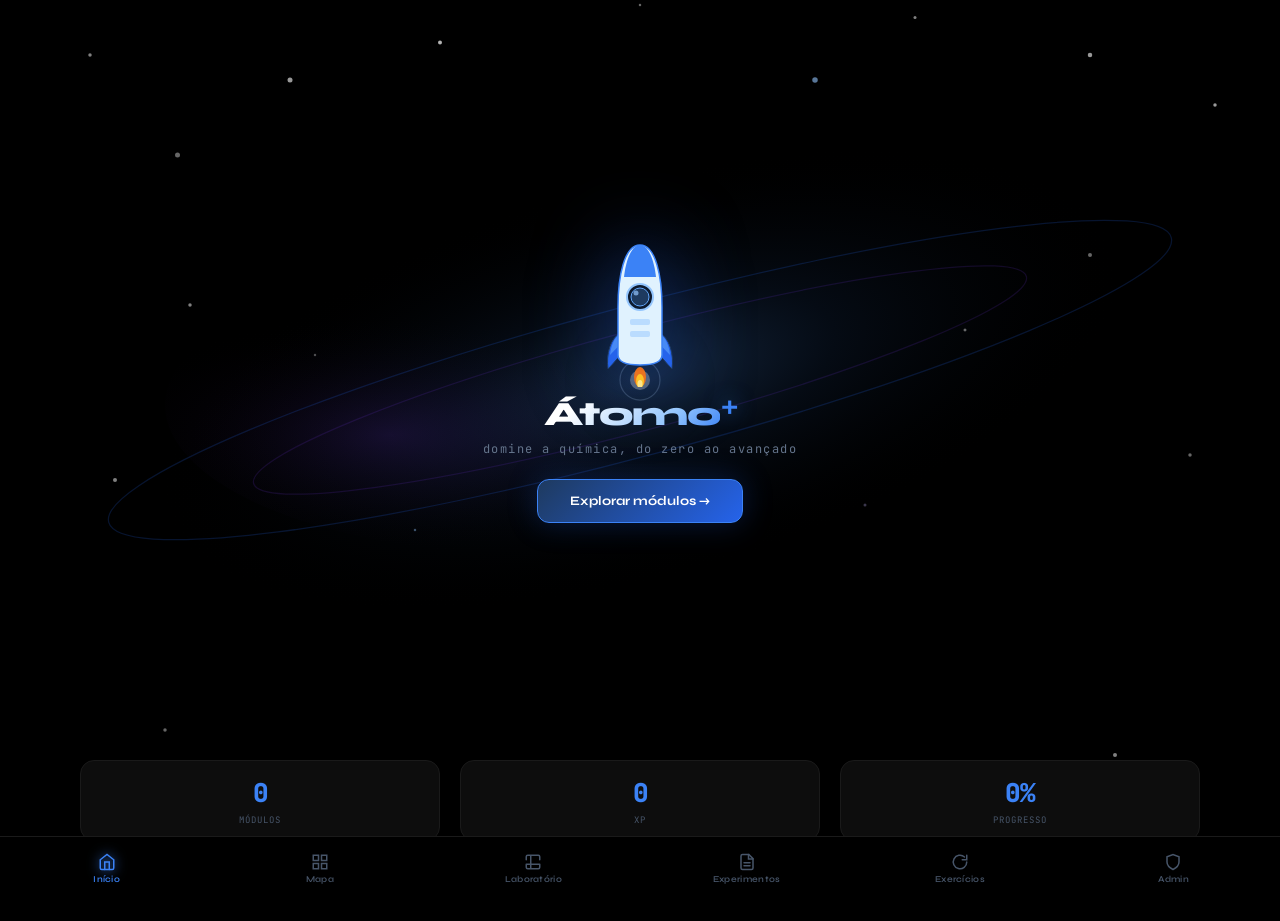
<file: index.html>
<!DOCTYPE html>
<html lang="pt-BR">
<head>
<meta charset="UTF-8">
<meta name="viewport" content="width=device-width, initial-scale=1.0">
<title>Átomo⁺ — domine a química, do zero ao avançado</title>
<link href="https://fonts.googleapis.com/css2?family=Syne:wght@400;600;700;800&family=JetBrains+Mono:wght@400;500;700&display=swap" rel="stylesheet">
<link rel="stylesheet" href="style.css">
</head>
<body>
<!-- HOME -->
<div class="page active" id="page-home">
<div class="home-hero">
<div style="position:absolute;inset:0;z-index:0;pointer-events:none">
<svg width="100%" height="100%" viewBox="0 0 480 420" preserveAspectRatio="xMidYMid slice" xmlns="http://www.w3.org/2000/svg">
<defs>
<radialGradient id="gal" cx="50%" cy="50%" r="50%"><stop offset="0%" stop-color="#1e3a5f" stop-opacity=".7"/><stop offset="40%" stop-color="#0a1628" stop-opacity=".5"/><stop offset="100%" stop-color="#000" stop-opacity="0"/></radialGradient>
<radialGradient id="gal2" cx="30%" cy="60%" r="40%"><stop offset="0%" stop-color="#7c3aed" stop-opacity=".15"/><stop offset="100%" stop-color="#000" stop-opacity="0"/></radialGradient>
</defs>
<circle cx="40" cy="30" r="1" fill="white" opacity=".8"/><circle cx="80" cy="15" r=".7" fill="white" opacity=".6"/><circle cx="130" cy="45" r="1.2" fill="white" opacity=".9"/><circle cx="200" cy="10" r=".8" fill="white" opacity=".7"/><circle cx="260" cy="35" r="1" fill="white" opacity=".8"/><circle cx="320" cy="20" r=".6" fill="white" opacity=".5"/><circle cx="380" cy="40" r="1.1" fill="white" opacity=".7"/><circle cx="440" cy="12" r=".8" fill="white" opacity=".6"/><circle cx="460" cy="55" r="1" fill="white" opacity=".8"/><circle cx="20" cy="80" r=".7" fill="white" opacity=".5"/><circle cx="100" cy="90" r="1" fill="white" opacity=".6"/><circle cx="160" cy="75" r=".8" fill="white" opacity=".7"/><circle cx="420" cy="80" r=".9" fill="white" opacity=".6"/><circle cx="350" cy="65" r=".6" fill="white" opacity=".5"/><circle cx="55" cy="120" r="1" fill="white" opacity=".4"/><circle cx="470" cy="100" r=".7" fill="white" opacity=".6"/><circle cx="240" cy="60" r=".5" fill="white" opacity=".4"/><circle cx="310" cy="90" r="1.1" fill="#93c5fd" opacity=".6"/><circle cx="170" cy="20" r=".9" fill="#c4b5fd" opacity=".5"/><circle cx="400" cy="30" r=".7" fill="#fde68a" opacity=".5"/>
<ellipse cx="240" cy="210" rx="200" ry="80" fill="url(#gal)" style="transform-origin:240px 210px;transform:rotate(-15deg)"/>
<ellipse cx="200" cy="220" rx="150" ry="60" fill="url(#gal2)"/>
<ellipse cx="240" cy="210" rx="220" ry="30" fill="none" stroke="#2563eb" stroke-width=".5" opacity=".2" style="transform-origin:240px 210px;transform:rotate(-15deg)"/>
<ellipse cx="240" cy="210" rx="160" ry="20" fill="none" stroke="#7c3aed" stroke-width=".5" opacity=".15" style="transform-origin:240px 210px;transform:rotate(-15deg)"/>
<circle cx="240" cy="210" r="30" fill="radial-gradient(circle,#fff,transparent)" opacity=".05"/>
<circle cx="240" cy="210" r="4" fill="#fff" opacity=".3"/>
<circle cx="240" cy="210" r="8" fill="none" stroke="#bfdbfe" stroke-width=".5" opacity=".2"/>
<circle cx="60" cy="180" r=".7" fill="white" opacity=".5"/><circle cx="420" cy="160" r=".8" fill="white" opacity=".4"/><circle cx="110" cy="200" r=".5" fill="white" opacity=".3"/><circle cx="370" cy="190" r=".6" fill="white" opacity=".4"/><circle cx="30" cy="250" r=".8" fill="white" opacity=".5"/><circle cx="460" cy="240" r=".7" fill="white" opacity=".4"/><circle cx="150" cy="270" r=".5" fill="#93c5fd" opacity=".4"/><circle cx="330" cy="260" r=".6" fill="#c4b5fd" opacity=".3"/>
<circle cx="50" cy="350" r=".7" fill="white" opacity=".4"/><circle cx="430" cy="360" r=".8" fill="white" opacity=".5"/><circle cx="200" cy="380" r=".5" fill="white" opacity=".3"/><circle cx="300" cy="370" r=".6" fill="white" opacity=".4"/>
</svg>
</div>
<div class="home-bear" style="position:relative;z-index:1;margin-bottom:10px">
<svg width="100" height="150" viewBox="0 0 80 150" fill="none" xmlns="http://www.w3.org/2000/svg">
<ellipse cx="40" cy="140" rx="6" ry="10" fill="#f97316" opacity=".9"/>
<ellipse cx="40" cy="144" rx="4" ry="7" fill="#fbbf24"/>
<ellipse cx="40" cy="147" rx="2.5" ry="4" fill="#fde68a"/>
<path d="M22 95 C10 100 6 118 8 132 C14 126 20 118 26 112 Z" fill="#2563eb" stroke="#1e3a5f" stroke-width="1"/>
<path d="M58 95 C70 100 74 118 72 132 C66 126 60 118 54 112 Z" fill="#2563eb" stroke="#1e3a5f" stroke-width="1"/>
<path d="M22 95 C15 99 11 108 10 118 C15 113 19 108 24 104 Z" fill="#60a5fa" opacity=".6"/>
<path d="M58 95 C65 99 69 108 70 118 C65 113 61 108 56 104 Z" fill="#60a5fa" opacity=".6"/>
<path d="M40 8 C56 8 62 40 62 70 L62 118 C62 124 56 128 40 128 C24 128 18 124 18 118 L18 70 C18 40 24 8 40 8 Z" fill="#e0f2fe" stroke="#3b82f6" stroke-width="1.5"/>
<path d="M40 8 C48 8 54 22 56 40 L24 40 C26 22 32 8 40 8 Z" fill="#3b82f6"/>
<circle cx="40" cy="60" r="13" fill="#0d1a2e" stroke="#93c5fd" stroke-width="2"/>
<circle cx="40" cy="60" r="9" fill="#1e3a5f" stroke="#60a5fa" stroke-width="1"/>
<circle cx="36" cy="56" r="2.5" fill="#93c5fd" opacity=".7"/>
<rect x="30" y="82" width="20" height="6" rx="2" fill="#93c5fd" opacity=".5"/>
<rect x="30" y="94" width="20" height="6" rx="2" fill="#93c5fd" opacity=".5"/>
</svg>
</div>
<div style="position:relative;z-index:1;text-align:center;margin-bottom:18px">
<h1 style="font-family:var(--sans);font-size:34px;font-weight:800;letter-spacing:-1.5px;line-height:1;margin-bottom:8px"><span style="background:linear-gradient(135deg,#fff 20%,#93c5fd 70%,#3b82f6 100%);-webkit-background-clip:text;background-clip:text;color:transparent">Átomo</span><span style="color:#3b82f6;text-shadow:0 0 20px rgba(59,130,246,.6)">⁺</span></h1>
<p class="home-sub" style="margin-bottom:0;letter-spacing:1.5px">domine a química, do zero ao avançado</p>
</div>
<div style="position:relative;z-index:1">
<button class="home-btn" onclick="explorarModulos()">Explorar módulos →</button>
</div>
</div>
<div class="home-stats" style="position:relative;z-index:1">
<div class="stat-card"><div class="stat-n" id="hs-mod">0</div><div class="stat-l">módulos</div></div>
<div class="stat-card"><div class="stat-n" id="hs-xp">0</div><div class="stat-l">XP</div></div>
<div class="stat-card"><div class="stat-n" id="hs-prog">0%</div><div class="stat-l">progresso</div></div>
</div>
</div>

<!-- MAPA -->
<div class="page" id="page-mapa">
<div class="page-header"><div><h1>Mapa</h1><p id="lvl-text">Nível 1 — Iniciante</p></div><div class="xp-badge"><div class="star"></div><span id="xp-val">0 XP</span></div></div>
<div class="prog-wrap"><div class="prog-meta"><span>Progresso</span><span id="prog-num">0 / 12</span></div><div class="prog-track"><div class="prog-fill" id="prog-fill" style="width:0%"></div></div></div>
<div class="map-wrap">
<div class="bear-wrap"><div class="bear-float" id="map-bear"><svg width="64" height="82" viewBox="0 0 68 88" fill="none"><circle cx="14" cy="16" r="9" fill="#8B5E3C"/><circle cx="14" cy="16" r="5.5" fill="#c48a5c"/><circle cx="54" cy="16" r="9" fill="#8B5E3C"/><circle cx="54" cy="16" r="5.5" fill="#c48a5c"/><ellipse cx="34" cy="26" rx="20" ry="19" fill="#a0693a"/><ellipse cx="34" cy="30" rx="13" ry="11" fill="#c48a5c"/><circle cx="27" cy="22" r="4" fill="#fff"/><circle cx="41" cy="22" r="4" fill="#fff"/><circle cx="28" cy="22" r="2.2" fill="#1e1208"/><circle cx="42" cy="22" r="2.2" fill="#1e1208"/><circle cx="28.8" cy="21.2" r=".7" fill="white"/><circle cx="42.8" cy="21.2" r=".7" fill="white"/><ellipse cx="34" cy="30" rx="4.5" ry="3" fill="#4a2810"/><path d="M29 34 Q34 39 39 34" stroke="#4a2810" stroke-width="1.5" stroke-linecap="round" fill="none"/><circle cx="23" cy="29" r="4" fill="#e07070" opacity=".35"/><circle cx="45" cy="29" r="4" fill="#e07070" opacity=".35"/><rect x="10" y="43" width="48" height="38" rx="9" fill="white"/><rect x="14" y="55" width="13" height="11" rx="4" fill="#dbeafe" stroke="#93c5fd" stroke-width=".8"/><rect x="28" y="39" width="12" height="7" rx="3" fill="#a0693a"/><path d="M58 50 Q66 44 62 36" stroke="#a0693a" stroke-width="6" stroke-linecap="round" fill="none"/><circle cx="61" cy="34" r="5" fill="#c48a5c"/><path d="M56 18 L56 30 L50 38 L64 38 L58 30 L58 18 Z" fill="#dbeafe" stroke="#3b82f6" stroke-width="1.2"/><rect x="55" y="14" width="4.5" height="6" rx="1.5" fill="#93c5fd" stroke="#3b82f6" stroke-width="1"/><path d="M52 34 L51 38 L63 38 L62 34 Z" fill="#3b82f6" opacity=".7"/><path d="M10 50 Q4 56 6 64" stroke="#a0693a" stroke-width="6" stroke-linecap="round" fill="none"/><circle cx="7" cy="66" r="5" fill="#c48a5c"/><rect x="18" y="78" width="11" height="14" rx="5" fill="#2563eb"/><rect x="39" y="78" width="11" height="14" rx="5" fill="#2563eb"/><ellipse cx="23" cy="91" rx="8" ry="4" fill="#0f172a"/><ellipse cx="45" cy="91" rx="8" ry="4" fill="#0f172a"/></svg></div><div class="bear-bubble" id="bear-bubble">Clique no próximo módulo! 🧪</div></div>
<div id="nivel-tabs" style="display:flex;gap:8px;justify-content:center;margin-bottom:10px;flex-wrap:wrap"></div>
<div id="subarea-tabs" style="display:flex;gap:6px;justify-content:center;margin-bottom:6px;flex-wrap:wrap"></div>
<div id="tiles-container"></div>
</div>
</div>

<!-- MÓDULO -->
<div class="page" id="page-modulo">
<div class="module-hero"><button class="back-btn" onclick="goPage('page-mapa')">← voltar ao mapa</button><h2 id="mod-title">Módulo</h2><p id="mod-sub">área</p></div>
<div class="module-page">
<div id="mod-did-view">
<div id="tab-did-content"></div>
<button class="btn-main" id="btn-go-quest" onclick="goToQuest()" style="margin-bottom:20px">✏️ Ir para as questões →</button>
</div>
<div id="mod-quest-view" style="display:none">
<div id="tab-quest-content"></div>
</div>
</div>
</div>

<!-- LABORATÓRIO -->
<div class="page" id="page-lab">
<div class="page-header"><div><h1>Laboratório</h1><p>tabela periódica interativa</p></div></div>
<div class="lab-wrap">
<div class="el-legend" id="el-legend"></div>
<div id="el-detail" class="el-detail-panel"></div>
<div class="periodic-scroll"><div class="periodic-grid" id="periodic-grid"></div></div>
</div>
</div>

<!-- EXPERIMENTOS -->
<div class="page" id="page-exp">
<div class="page-header"><div><h1>Experimentos</h1><p>explore os elementos</p></div></div>
<div class="exp-wrap">
<div class="exp-chat" id="exp-chat"></div>
<div class="exp-options" id="exp-options-wrap"></div>
<div class="exp-input-row" id="exp-input-row" style="display:none"><input class="exp-input" id="exp-input" placeholder="Símbolo ou nome (ex: Na, Sódio)..." maxlength="40"/><button class="exp-send" onclick="expSubmit()">Buscar</button></div>
</div>
</div>

<!-- REVISÃO -->
<div class="page" id="page-revisao">
<div class="page-header"><div><h1>Exercícios</h1><p>pratique quando quiser</p></div><button onclick="goPage('page-estatisticas')" style="width:44px;height:44px;flex-shrink:0;background:var(--card);border:1px solid var(--border2);border-radius:12px;display:flex;align-items:center;justify-content:center;color:var(--al);cursor:pointer;margin-top:8px"><svg viewBox="0 0 24 24" width="20" height="20" fill="none" stroke="currentColor" stroke-width="2" stroke-linecap="round"><path d="M3 3v18h18"/><path d="M18 17V9"/><path d="M13 17V5"/><path d="M8 17v-3"/></svg></button></div>
<div class="module-page">
<div id="revisao-content"></div>
</div>
</div>

<!-- ESTATÍSTICAS -->
<div class="page" id="page-estatisticas">
<div class="page-header"><div><h1>Estatísticas</h1><p>seu desempenho geral</p></div><button class="back-btn" onclick="goPage('page-revisao')" style="margin-top:12px;margin-bottom:0">← voltar</button></div>
<div class="module-page">
<div id="estat-content"></div>
</div>
</div>

<!-- ADMIN -->
<div class="page" id="page-admin">
<div class="page-header"><div><h1>Admin</h1><p>painel do professor</p></div><button onclick="adminLogout()" style="background:var(--bg3);border:1px solid var(--border2);border-radius:8px;padding:7px 12px;color:var(--muted2);font-size:11px;cursor:pointer;font-family:var(--mono);margin-top:8px;flex-shrink:0">Sair</button></div>
<div class="admin-wrap">
<div class="admin-section"><div class="admin-title">Progresso dos módulos</div><div id="admin-modules"></div></div>
<div class="admin-section">
<div class="admin-title">🤖 Mini IA nos Experimentos</div>
<p style="font-size:11px;color:var(--muted2);font-family:var(--mono);margin-bottom:12px;line-height:1.7">Cole sua chave da API Anthropic aqui. Ela fica salva só neste dispositivo e ativa o ursinho com IA real nos Experimentos.</p>
<div style="display:flex;gap:8px;margin-bottom:8px">
<input id="api-key-input" type="password" placeholder="sk-ant-..." style="flex:1;background:var(--bg2);border:1px solid var(--border2);border-radius:10px;padding:10px 12px;color:var(--text);font-size:12px;font-family:var(--mono);outline:none" oninput="document.getElementById('api-key-input').style.borderColor='var(--border2)'"/>
<button onclick="saveApiKey()" style="padding:10px 16px;background:linear-gradient(135deg,#1e3a5f,var(--accent));border:none;border-radius:10px;color:#fff;font-size:12px;cursor:pointer;font-family:var(--sans);font-weight:600;white-space:nowrap">Salvar</button>
</div>
<div id="api-key-status" style="font-size:11px;font-family:var(--mono);color:var(--muted2)"></div>
<button onclick="removeApiKey()" style="margin-top:8px;background:none;border:1px solid #450a0a;border-radius:8px;padding:6px 12px;color:#fca5a5;font-size:11px;cursor:pointer;font-family:var(--mono)">🗑 Remover chave</button>
</div>
<div class="admin-section"><div class="admin-title">Ações</div><button class="admin-btn" onclick="adminUnlockAll()">🔓 Desbloquear todos os módulos</button><button class="admin-btn danger" onclick="toggleResetList()">🔄 Resetar módulo específico</button><div id="reset-list" style="display:none;flex-direction:column;gap:6px;margin-top:6px"></div><button class="admin-btn danger" id="btn-reset-all" onclick="adminResetAll()" style="margin-top:2px">🗑 Apagar tudo e começar do zero</button></div>
</div>
</div>

<!-- OVERLAY ADMIN -->
<div class="overlay" id="overlay-admin">
<div class="overlay-box">
<div class="overlay-title">🔐 Área Admin</div>
<div class="overlay-sub">Digite a senha para entrar</div>
<input class="overlay-input" id="admin-pw" type="password" placeholder="•••" maxlength="6" onkeydown="if(event.key==='Enter')checkAdmin()"/>
<div class="overlay-err" id="admin-err">Senha incorreta. Tente novamente.</div>
<div class="overlay-btns"><button class="btn-ghost" onclick="closeAdminOverlay()" style="flex:1;padding:11px">Cancelar</button><button class="btn-main" onclick="checkAdmin()" style="flex:1;padding:11px">Entrar</button></div>
</div>
</div>

<div class="toast" id="toast"></div>

<nav class="bottom-nav">
<button class="nav-item active" id="nav-home" onclick="goPage('page-home')"><svg viewBox="0 0 24 24" fill="none" stroke="currentColor" stroke-width="2" stroke-linecap="round"><path d="M3 9l9-7 9 7v11a2 2 0 0 1-2 2H5a2 2 0 0 1-2-2z"/><polyline points="9,22 9,12 15,12 15,22"/></svg>Início</button>
<button class="nav-item" id="nav-mapa" onclick="goPage('page-mapa')"><svg viewBox="0 0 24 24" fill="none" stroke="currentColor" stroke-width="2" stroke-linecap="round"><rect x="3" y="3" width="7" height="7"/><rect x="14" y="3" width="7" height="7"/><rect x="14" y="14" width="7" height="7"/><rect x="3" y="14" width="7" height="7"/></svg>Mapa</button>
<button class="nav-item" id="nav-lab" onclick="goPage('page-lab')"><svg viewBox="0 0 24 24" fill="none" stroke="currentColor" stroke-width="2" stroke-linecap="round"><path d="M9 3H5a2 2 0 0 0-2 2v4m6-6h10a2 2 0 0 1 2 2v4M9 3v18m0 0h10a2 2 0 0 0 2-2v-4M9 21H5a2 2 0 0 1-2-2v-4m0 0h18"/></svg>Laboratório</button>
<button class="nav-item" id="nav-exp" onclick="goPage('page-exp')"><svg viewBox="0 0 24 24" fill="none" stroke="currentColor" stroke-width="2" stroke-linecap="round"><path d="M14.5 2H6a2 2 0 0 0-2 2v16a2 2 0 0 0 2 2h12a2 2 0 0 0 2-2V7.5L14.5 2z"/><polyline points="14 2 14 8 20 8"/><line x1="16" y1="13" x2="8" y2="13"/><line x1="16" y1="17" x2="8" y2="17"/></svg>Experimentos</button>
<button class="nav-item" id="nav-revisao" onclick="goPage('page-revisao')"><svg viewBox="0 0 24 24" fill="none" stroke="currentColor" stroke-width="2" stroke-linecap="round"><path d="M21 12a9 9 0 1 1-3-6.7"/><polyline points="21 3 21 9 15 9"/></svg>Exercícios</button>
<button class="nav-item" id="nav-admin" onclick="openAdminOverlay()"><svg viewBox="0 0 24 24" fill="none" stroke="currentColor" stroke-width="2" stroke-linecap="round"><path d="M12 22s8-4 8-10V5l-8-3-8 3v7c0 6 8 10 8 10z"/></svg>Admin</button>
</nav>

<script src="dados-elementos.js"></script>
<script src="modulos-medio.js"></script>
<script src="faculdade/analitica.js"></script>
<script src="faculdade/organica.js"></script>
<script src="faculdade/inorganica.js"></script>
<script src="faculdade/fisicoquimica.js"></script>
<script src="faculdade/bioquimica.js"></script>
<script src="faculdade/quantica.js"></script>
<script src="avancado/professor.js"></script>
<script src="avancado/tecnico.js"></script>
<script src="avancado/vigilancia.js"></script>
<script src="avancado/engenharia.js"></script>
<script src="modulos-conteudo.js"></script>
<script src="estado.js"></script>
<script src="navegacao.js"></script>
<script src="mapa-modulo.js"></script>
<script src="laboratorio.js"></script>
<script src="experimentos.js"></script>
<script src="admin-revisao.js"></script>
</body>
</html>
</file>
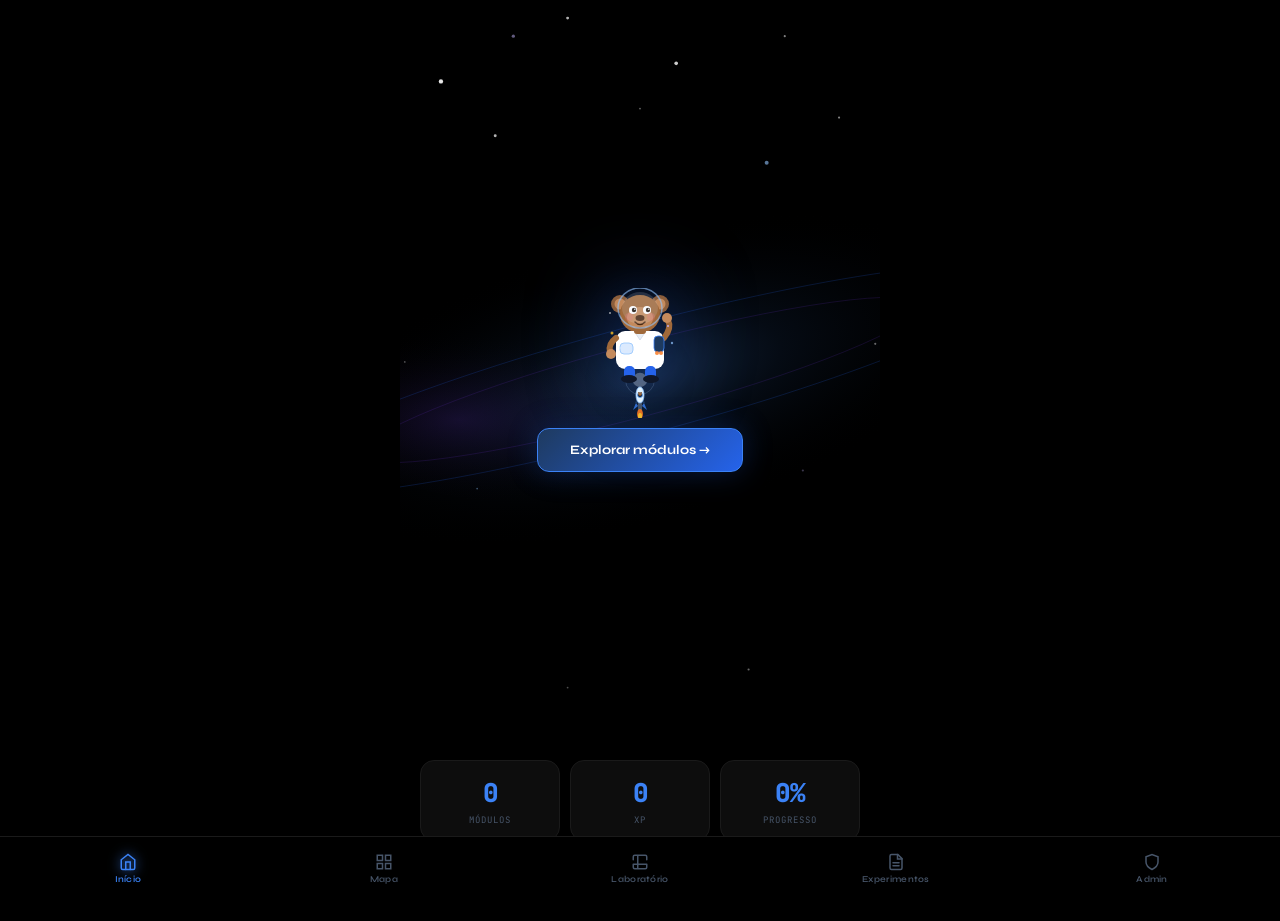
<file: index.html (2).html>
<!DOCTYPE html>
<html lang="pt-BR">
<head>
<meta charset="UTF-8">
<meta name="viewport" content="width=device-width, initial-scale=1.0">
<title>LabQ — Química do Zero ao Avançado</title>
<link href="https://fonts.googleapis.com/css2?family=Syne:wght@400;600;700;800&family=JetBrains+Mono:wght@400;500;700&display=swap" rel="stylesheet">
<style>
:root{--bg:#000;--bg2:#080808;--bg3:#0a0a0a;--card:#0d0d0d;--border:#1a1a1a;--border2:#252525;--accent:#2563eb;--al:#3b82f6;--ag:rgba(37,99,235,.25);--text:#f0f4ff;--muted:#475569;--muted2:#64748b;--mono:'JetBrains Mono',monospace;--sans:'Syne',sans-serif;--green:#22c55e;--red:#ef4444;--amber:#f59e0b;--purple:#a78bfa}
*{box-sizing:border-box;margin:0;padding:0}html{scroll-behavior:smooth}
body{background:var(--bg);color:var(--text);font-family:var(--sans);min-height:100vh;overflow-x:hidden}
::-webkit-scrollbar{width:4px}::-webkit-scrollbar-track{background:var(--bg2)}::-webkit-scrollbar-thumb{background:var(--border2);border-radius:99px}
.page{display:none;min-height:100vh;padding-bottom:80px}.page.active{display:block}
.bottom-nav{position:fixed;bottom:0;left:0;right:0;z-index:100;background:rgba(0,0,0,.92);backdrop-filter:blur(20px);border-top:1px solid var(--border);display:flex;height:64px}
.nav-item{flex:1;display:flex;flex-direction:column;align-items:center;justify-content:center;gap:3px;cursor:pointer;transition:all .2s;border:none;background:none;color:var(--muted);font-family:var(--sans);font-size:9px;font-weight:600;letter-spacing:.3px;padding:0 2px}
.nav-item svg{width:18px;height:18px;transition:all .2s}.nav-item.active{color:var(--al)}.nav-item.active svg{filter:drop-shadow(0 0 6px var(--al))}
.page-header{padding:48px 20px 20px;display:flex;align-items:flex-start;justify-content:space-between;max-width:480px;margin:0 auto}
.page-header h1{font-size:26px;font-weight:800;letter-spacing:-1px;line-height:1.1}.page-header p{font-size:11px;color:var(--muted2);margin-top:4px;font-family:var(--mono)}
.xp-badge{display:flex;align-items:center;gap:6px;padding:7px 13px;border-radius:99px;background:linear-gradient(135deg,#1e3a5f,var(--accent));font-size:11px;font-weight:700;color:#fff;border:1px solid var(--al);font-family:var(--mono);white-space:nowrap;flex-shrink:0;box-shadow:0 0 20px var(--ag)}
.star{width:11px;height:11px;background:#fbbf24;flex-shrink:0;clip-path:polygon(50% 0%,61% 35%,98% 35%,68% 57%,79% 91%,50% 70%,21% 91%,32% 57%,2% 35%,39% 35%)}
.prog-wrap{max-width:480px;margin:0 auto;padding:0 20px 20px}.prog-meta{display:flex;justify-content:space-between;font-size:11px;color:var(--muted2);margin-bottom:7px;font-family:var(--mono)}.prog-meta span:last-child{color:var(--al)}
.prog-track{height:8px;background:var(--bg3);border-radius:99px;overflow:hidden;border:1px solid var(--border)}.prog-fill{height:100%;border-radius:99px;background:linear-gradient(90deg,#1e40af,var(--al),#bfdbfe);transition:width .8s cubic-bezier(.4,0,.2,1)}
.section-sep{display:flex;align-items:center;gap:10px;font-size:9px;font-weight:700;letter-spacing:3px;text-transform:uppercase;color:var(--muted);margin:22px 0 10px;font-family:var(--mono)}.section-sep::after{content:'';flex:1;height:1px;background:var(--border)}.sep-dot{width:7px;height:7px;border-radius:50%;flex-shrink:0}
.btn-main{width:100%;padding:13px;border-radius:12px;cursor:pointer;border:1px solid var(--accent);background:linear-gradient(135deg,#1e3a5f,var(--accent));color:#fff;font-size:13px;font-weight:700;font-family:var(--sans);transition:opacity .15s,transform .15s;letter-spacing:.3px;display:block;text-align:center}.btn-main:hover{opacity:.9;transform:translateY(-1px)}.btn-main:disabled{opacity:.3;cursor:not-allowed;transform:none}
.btn-ghost{width:100%;padding:12px;border-radius:12px;cursor:pointer;border:1px solid var(--border2);background:var(--bg3);color:var(--muted2);font-size:13px;font-weight:600;font-family:var(--sans);transition:all .15s;display:block;text-align:center}.btn-ghost:hover{color:var(--text)}.btn-ghost:disabled{opacity:.25;cursor:not-allowed}
.card{background:var(--card);border:1px solid var(--border);border-radius:16px;padding:20px;margin-bottom:14px;overflow:hidden}
/* HOME */
.home-hero{min-height:calc(100vh - 140px);display:flex;flex-direction:column;align-items:center;justify-content:center;padding:20px;max-width:480px;margin:0 auto;text-align:center;position:relative;overflow:hidden}
.home-bear{display:flex;justify-content:center;margin-bottom:18px}.home-bear svg{filter:drop-shadow(0 0 40px rgba(37,99,235,.5))}
.home-title{font-size:34px;font-weight:800;letter-spacing:-2px;line-height:1.05;margin-bottom:10px}.home-title em{color:var(--al);font-style:normal}
.home-sub{font-size:12px;color:var(--muted2);line-height:1.8;font-family:var(--mono);margin-bottom:24px}
.home-btn{display:inline-block;padding:13px 32px;border-radius:12px;background:linear-gradient(135deg,#1e3a5f,var(--accent));color:#fff;font-size:13px;font-weight:700;border:1px solid var(--al);cursor:pointer;font-family:var(--sans);box-shadow:0 0 30px var(--ag);transition:transform .15s}.home-btn:hover{transform:translateY(-2px)}
.home-stats{display:grid;grid-template-columns:repeat(3,1fr);gap:10px;max-width:480px;margin:0 auto;padding:0 20px}
.stat-card{background:var(--card);border:1px solid var(--border);border-radius:14px;padding:14px 8px;text-align:center}.stat-n{font-size:26px;font-weight:800;font-family:var(--mono);letter-spacing:-1px;color:var(--al)}.stat-l{font-size:9px;color:var(--muted);font-family:var(--mono);margin-top:4px;letter-spacing:1px;text-transform:uppercase}
/* MAPA */
.map-wrap{max-width:480px;margin:0 auto;padding:0 20px}
.tiles-grid{display:grid;grid-template-columns:repeat(4,1fr);gap:8px}
.tile{border-radius:14px;padding:14px 6px 12px;cursor:pointer;text-align:center;position:relative;min-height:88px;display:flex;flex-direction:column;align-items:center;justify-content:center;gap:5px;transition:transform .18s,box-shadow .18s;border:1.5px solid var(--border);background:var(--bg3)}
.tile.locked{opacity:.32;cursor:not-allowed;filter:grayscale(.8)}.tile.unlocked{background:linear-gradient(145deg,#050d1f,#0f2347,#1a3a6b);border-color:var(--accent);box-shadow:0 0 14px var(--ag)}.tile.unlocked:hover{transform:translateY(-4px);box-shadow:0 10px 30px var(--ag)}.tile.done{background:linear-gradient(145deg,#050d1f,#0f2a5c,#bfdbfe22);border-color:#93c5fd;border-width:2px}.tile.done:hover{transform:translateY(-3px)}
.tile-emoji{font-size:22px;line-height:1}.tile-label{font-size:10px;font-weight:600;color:var(--text);line-height:1.3}.tile-sub{font-size:9px;color:var(--muted2);font-family:var(--mono)}.tile.locked .tile-label{color:var(--muted)}
.tile-check{position:absolute;top:6px;right:7px;width:15px;height:15px;border-radius:50%;background:linear-gradient(135deg,var(--accent),#bfdbfe);display:flex;align-items:center;justify-content:center}.tile-check::after{content:'';display:block;width:5px;height:3px;border-left:1.5px solid #000;border-bottom:1.5px solid #000;transform:rotate(-45deg) translateY(-1px)}
.tile-lock{position:absolute;top:6px;right:7px;font-size:10px;opacity:.35}
.bear-wrap{text-align:center;margin-bottom:6px}.bear-float{display:inline-block;animation:bearBob 2.4s ease-in-out infinite;filter:drop-shadow(0 8px 20px rgba(37,99,235,.4))}
@keyframes bearBob{0%,100%{transform:translateY(0)}50%{transform:translateY(-8px)}}@keyframes bearPop{0%{transform:scale(1) rotate(0)}25%{transform:scale(1.2) rotate(-12deg)}50%{transform:scale(1.2) rotate(12deg)}75%{transform:scale(1.08) rotate(-5deg)}100%{transform:scale(1) rotate(0)}}.bear-float.pop{animation:bearPop .7s ease both}
.bear-bubble{display:inline-block;background:var(--card);border:1px solid var(--border2);border-radius:12px;padding:6px 13px;font-size:11px;color:var(--muted2);font-family:var(--mono);margin-bottom:10px}
/* MÓDULO */
.module-hero{padding:48px 20px 20px;max-width:480px;margin:0 auto}.back-btn{display:flex;align-items:center;gap:6px;font-size:12px;color:var(--muted2);cursor:pointer;background:none;border:none;font-family:var(--mono);margin-bottom:18px;transition:color .2s}.back-btn:hover{color:var(--text)}.module-hero h2{font-size:22px;font-weight:800;letter-spacing:-1px;margin-bottom:4px}.module-hero p{font-size:11px;color:var(--muted2);font-family:var(--mono)}
.module-page{max-width:480px;margin:0 auto;padding:0 20px}
.tabs{display:flex;gap:4px;padding:4px;background:var(--bg3);border-radius:12px;border:1px solid var(--border);margin-bottom:18px}.tab-btn{flex:1;padding:9px;border:none;border-radius:9px;font-size:11px;font-weight:600;cursor:pointer;transition:all .2s;background:none;color:var(--muted);font-family:var(--sans)}.tab-btn.active{background:linear-gradient(135deg,#1e3a5f,var(--accent));color:#fff;border:1px solid var(--al)}
.did-label{font-size:9px;font-weight:700;letter-spacing:2.5px;text-transform:uppercase;color:var(--al);margin-bottom:10px;font-family:var(--mono)}.did-intro{background:#050d1f;border:1px solid #1e3a5f;border-radius:10px;padding:13px;font-size:12px;line-height:1.8;color:#93c5fd;font-family:var(--mono);margin-bottom:12px}
.did-step{display:flex;gap:11px;margin-bottom:10px;padding:12px;background:var(--bg2);border:1px solid var(--border);border-radius:10px}.step-n{width:26px;height:26px;flex-shrink:0;border-radius:7px;background:linear-gradient(135deg,#1e3a5f,var(--accent));color:#fff;font-weight:700;font-size:11px;display:flex;align-items:center;justify-content:center;font-family:var(--mono)}.step-c h4{font-size:12px;font-weight:600;color:#e0f2fe;margin-bottom:3px}.step-c p{font-size:11px;color:var(--muted2);line-height:1.7;font-family:var(--mono)}.step-c strong{color:#93c5fd}
.formula{background:var(--bg);border:1px solid #1e3a5f;border-left:3px solid var(--accent);border-radius:0 8px 8px 0;padding:9px 13px;margin:10px 0;font-family:var(--mono);font-size:12px;text-align:center;color:#93c5fd;letter-spacing:1px}
.svg-block{width:100%;border-radius:12px;overflow:hidden;background:#000;margin:12px 0;border:1px solid var(--border)}.svg-block svg{display:block;width:100%}
.q-dots{display:flex;gap:5px;justify-content:center;margin-bottom:16px}.q-dot{width:7px;height:7px;border-radius:50%;background:var(--border2);transition:all .3s}.q-dot.done{background:linear-gradient(135deg,var(--accent),#bfdbfe)}.q-dot.cur{background:var(--al);box-shadow:0 0 8px rgba(59,130,246,.5)}
.q-card{background:var(--card);border:1px solid var(--border);border-radius:16px;padding:18px;margin-bottom:12px}.q-num{font-size:10px;color:var(--al);font-weight:600;letter-spacing:1px;margin-bottom:7px;font-family:var(--mono)}.q-text{font-size:13px;color:#e0f2fe;line-height:1.7;margin-bottom:16px}
.opts{display:flex;flex-direction:column;gap:7px}.opt{background:var(--bg2);border:1.5px solid var(--border);border-radius:10px;padding:11px 13px;color:var(--muted2);font-size:12px;text-align:left;cursor:pointer;transition:all .18s;display:flex;align-items:center;gap:9px;font-family:var(--sans);width:100%}.opt:hover:not([disabled]){border-color:var(--accent);color:#bfdbfe;background:#050d1f}.opt-l{width:22px;height:22px;border-radius:6px;background:var(--border);color:var(--muted);font-size:10px;font-weight:700;display:flex;align-items:center;justify-content:center;flex-shrink:0;font-family:var(--mono);transition:all .18s}.opt:hover:not([disabled]) .opt-l{background:#1e3a5f;color:#93c5fd}
.opt.correct{border-color:var(--green);background:rgba(34,197,94,.08);color:#86efac}.opt.correct .opt-l{background:#14532d;color:#86efac}.opt.wrong{border-color:var(--red);background:rgba(239,68,68,.08);color:#fca5a5}.opt.wrong .opt-l{background:#450a0a;color:#fca5a5}.opt[disabled]{cursor:not-allowed}
.res-box{display:none;background:#050d1f;border:1px solid #1e3a5f;border-left:3px solid var(--green);border-radius:0 10px 10px 0;padding:13px;margin-top:10px}.res-box.show{display:block}.res-label{font-size:9px;font-weight:700;letter-spacing:2px;text-transform:uppercase;color:var(--green);margin-bottom:7px;font-family:var(--mono)}.res-box p{font-size:12px;color:#93c5fd;line-height:1.8;font-family:var(--mono)}.res-box strong{color:#e0f2fe}
.nav-row{display:flex;gap:8px;margin-top:4px}
.score-wrap{text-align:center;padding:28px 20px 18px}.score-stars{font-size:28px;margin-bottom:10px}.score-num{font-size:52px;font-weight:800;color:var(--al);font-family:var(--mono);letter-spacing:-3px;line-height:1}.score-sub{font-size:11px;color:var(--muted2);margin-top:4px;font-family:var(--mono)}.score-msg{font-size:14px;font-weight:600;color:var(--text);margin:14px 0 5px}.score-xp{font-size:12px;color:var(--al);font-family:var(--mono)}.score-fail{font-size:12px;color:var(--red);margin-top:10px;font-family:var(--mono);line-height:1.6}
/* LAB */
.lab-wrap{max-width:480px;margin:0 auto;padding:0 20px}
.periodic-scroll{overflow-x:auto;padding:14px;margin-bottom:14px;background:#fff;border-radius:16px;border:2px solid transparent;background-clip:padding-box;box-shadow:0 0 0 2px #2563eb,0 0 0 4px #bfdbfe,0 8px 32px rgba(37,99,235,.15)}
.periodic-grid{display:grid;grid-template-columns:repeat(18,minmax(26px,1fr));gap:2px;min-width:520px}
.el{border-radius:4px;padding:3px 1px;text-align:center;cursor:pointer;transition:transform .15s,box-shadow .15s;border:1px solid transparent;min-width:26px}.el:hover{transform:scale(1.22);z-index:10;box-shadow:0 4px 20px rgba(37,99,235,.6);border-color:#fff !important}.el-sym{font-size:9px;font-weight:700;font-family:var(--mono);line-height:1.2}.el-num{font-size:6px;font-family:var(--mono);opacity:.8}.el-name{font-size:5px;font-family:var(--mono);opacity:.75;overflow:hidden;white-space:nowrap}
.el.alkali{background:#1a0a2e;color:#c4b5fd}.el.alkaline{background:#1a1400;color:#fde68a}.el.transition{background:#001a2e;color:#93c5fd}.el.post-transition{background:#001a0a;color:#86efac}.el.metalloid{background:#1a1000;color:#fcd34d}.el.nonmetal{background:#1a0000;color:#fca5a5}.el.halogen{background:#1a000e;color:#f9a8d4}.el.noble{background:#0a001a;color:#d8b4fe}.el.lanthanide{background:#001a1a;color:#6ee7b7}.el.actinide{background:#1a0808;color:#fca5a5}.el.empty{background:none;border:none;cursor:default}
.el-detail-panel{background:var(--card);border:1px solid var(--border2);border-radius:14px;padding:18px;margin-bottom:14px;display:none}.el-detail-panel.show{display:block}
.el-big-sym{font-size:42px;font-weight:800;color:var(--al);font-family:var(--mono);letter-spacing:-2px;line-height:1}
.el-detail-row{display:grid;grid-template-columns:repeat(2,1fr);gap:10px;margin-top:14px}.el-detail-item{background:var(--bg2);border:1px solid var(--border);border-radius:10px;padding:12px}.el-detail-item .label{font-size:9px;font-weight:700;letter-spacing:2px;text-transform:uppercase;color:var(--muted2);font-family:var(--mono);margin-bottom:4px}.el-detail-item .value{font-size:14px;font-weight:600;color:var(--text);font-family:var(--mono)}
.el-legend{display:flex;flex-wrap:wrap;gap:6px;margin-bottom:12px}.el-leg-item{display:flex;align-items:center;gap:4px;font-size:9px;color:var(--muted2);font-family:var(--mono)}.el-leg-dot{width:8px;height:8px;border-radius:2px}
/* EXP */
.exp-wrap{max-width:480px;margin:0 auto;padding:0 20px}
.exp-chat{background:var(--bg3);border:1px solid var(--border);border-radius:16px;padding:16px;min-height:260px;margin-bottom:14px;display:flex;flex-direction:column;gap:10px}
.exp-msg{padding:11px 14px;border-radius:12px;font-size:12px;font-family:var(--mono);line-height:1.8;max-width:90%}.exp-msg.bear{background:#050d1f;border:1px solid #1e3a5f;color:#93c5fd;align-self:flex-start;border-radius:4px 12px 12px 12px}.exp-msg.user{background:linear-gradient(135deg,#1e3a5f,var(--accent));color:#fff;align-self:flex-end;border-radius:12px 4px 12px 12px}.exp-msg strong{color:#e0f2fe}
.exp-options{display:flex;flex-direction:column;gap:7px;margin-bottom:14px}.exp-opt{background:var(--bg2);border:1.5px solid var(--border);border-radius:10px;padding:11px 14px;color:var(--muted2);font-size:12px;text-align:left;cursor:pointer;transition:all .18s;font-family:var(--sans);width:100%}.exp-opt:hover{border-color:var(--accent);color:#bfdbfe;background:#050d1f}
.exp-input-row{display:flex;gap:8px}.exp-input{flex:1;background:var(--bg3);border:1px solid var(--border2);border-radius:10px;padding:11px 14px;color:var(--text);font-size:12px;font-family:var(--mono);outline:none}.exp-input:focus{border-color:var(--accent)}.exp-send{padding:11px 18px;background:linear-gradient(135deg,#1e3a5f,var(--accent));border:none;border-radius:10px;color:#fff;font-size:12px;cursor:pointer;font-family:var(--sans);font-weight:600;white-space:nowrap}
/* ADMIN */
.admin-wrap{max-width:480px;margin:0 auto;padding:0 20px}
.admin-section{background:var(--card);border:1px solid var(--border);border-radius:16px;padding:18px;margin-bottom:14px}
.admin-title{font-size:11px;font-weight:700;letter-spacing:2px;text-transform:uppercase;color:var(--amber);margin-bottom:12px;font-family:var(--mono);display:flex;align-items:center;gap:8px}.admin-title::before{content:'';width:8px;height:8px;border-radius:50%;background:var(--amber);display:block}
.student-row{display:flex;align-items:center;justify-content:space-between;padding:10px 0;border-bottom:1px solid var(--border)}.student-row:last-child{border-bottom:none}.student-name{font-size:12px;color:var(--text);font-family:var(--mono)}.student-score{font-size:10px;color:var(--muted2);font-family:var(--mono);margin-top:2px}
.admin-badge{padding:3px 8px;border-radius:99px;font-size:9px;font-weight:700;font-family:var(--mono);letter-spacing:1px}.badge-pass{background:rgba(34,197,94,.15);color:#86efac;border:1px solid #166534}.badge-fail{background:rgba(239,68,68,.15);color:#fca5a5;border:1px solid #450a0a}.badge-pend{background:rgba(100,116,139,.1);color:var(--muted2);border:1px solid var(--border)}
.admin-btn{padding:9px 16px;border-radius:8px;font-size:11px;font-weight:600;cursor:pointer;font-family:var(--mono);border:1px solid var(--border2);background:var(--bg2);color:var(--muted2);transition:all .15s;width:100%;text-align:left;margin-bottom:6px}.admin-btn:hover{border-color:var(--al);color:var(--al)}.admin-btn.danger{border-color:#450a0a;color:#fca5a5}.admin-btn.danger:hover{background:rgba(239,68,68,.08)}
/* OVERLAY */
.overlay{position:fixed;inset:0;background:rgba(0,0,0,.88);z-index:500;display:none;align-items:center;justify-content:center;padding:20px}.overlay.show{display:flex}
.overlay-box{background:var(--card);border:1px solid var(--border2);border-radius:20px;padding:28px;width:100%;max-width:320px}
.overlay-title{font-size:16px;font-weight:800;letter-spacing:-0.5px;margin-bottom:6px}.overlay-sub{font-size:12px;color:var(--muted2);font-family:var(--mono);margin-bottom:20px}
.overlay-input{width:100%;background:var(--bg2);border:1px solid var(--border2);border-radius:10px;padding:12px 14px;color:var(--text);font-size:18px;font-family:var(--mono);outline:none;margin-bottom:12px;letter-spacing:6px;text-align:center}.overlay-input:focus{border-color:var(--accent)}
.overlay-err{font-size:11px;color:var(--red);font-family:var(--mono);text-align:center;margin-bottom:10px;display:none}
.overlay-btns{display:flex;gap:8px}
.toast{position:fixed;bottom:80px;left:50%;transform:translateX(-50%);background:var(--card);border:1px solid var(--accent);border-radius:99px;padding:10px 20px;font-size:12px;font-weight:600;color:var(--al);white-space:nowrap;pointer-events:none;z-index:200;opacity:0;transition:opacity .3s,bottom .3s;font-family:var(--mono);box-shadow:0 4px 24px var(--ag)}.toast.show{opacity:1;bottom:90px}
@keyframes fadeUp{from{opacity:0;transform:translateY(16px)}to{opacity:1;transform:translateY(0)}}.page.active>*{animation:fadeUp .3s ease both}
</style>
</head>
<body>

<!-- HOME -->
<div class="page active" id="page-home">
  <div class="home-hero">
    <!-- GALÁXIA SVG FUNDO -->
    <div style="position:absolute;inset:0;z-index:0;pointer-events:none">
      <svg width="100%" height="100%" viewBox="0 0 480 420" preserveAspectRatio="xMidYMid slice" xmlns="http://www.w3.org/2000/svg">
        <defs>
          <radialGradient id="gal" cx="50%" cy="50%" r="50%"><stop offset="0%" stop-color="#1e3a5f" stop-opacity=".7"/><stop offset="40%" stop-color="#0a1628" stop-opacity=".5"/><stop offset="100%" stop-color="#000" stop-opacity="0"/></radialGradient>
          <radialGradient id="gal2" cx="30%" cy="60%" r="40%"><stop offset="0%" stop-color="#7c3aed" stop-opacity=".15"/><stop offset="100%" stop-color="#000" stop-opacity="0"/></radialGradient>
        </defs>
        <!-- Stars -->
        <circle cx="40" cy="30" r="1" fill="white" opacity=".8"/><circle cx="80" cy="15" r=".7" fill="white" opacity=".6"/><circle cx="130" cy="45" r="1.2" fill="white" opacity=".9"/><circle cx="200" cy="10" r=".8" fill="white" opacity=".7"/><circle cx="260" cy="35" r="1" fill="white" opacity=".8"/><circle cx="320" cy="20" r=".6" fill="white" opacity=".5"/><circle cx="380" cy="40" r="1.1" fill="white" opacity=".7"/><circle cx="440" cy="12" r=".8" fill="white" opacity=".6"/><circle cx="460" cy="55" r="1" fill="white" opacity=".8"/><circle cx="20" cy="80" r=".7" fill="white" opacity=".5"/><circle cx="100" cy="90" r="1" fill="white" opacity=".6"/><circle cx="160" cy="75" r=".8" fill="white" opacity=".7"/><circle cx="420" cy="80" r=".9" fill="white" opacity=".6"/><circle cx="350" cy="65" r=".6" fill="white" opacity=".5"/><circle cx="55" cy="120" r="1" fill="white" opacity=".4"/><circle cx="470" cy="100" r=".7" fill="white" opacity=".6"/><circle cx="240" cy="60" r=".5" fill="white" opacity=".4"/><circle cx="310" cy="90" r="1.1" fill="#93c5fd" opacity=".6"/><circle cx="170" cy="20" r=".9" fill="#c4b5fd" opacity=".5"/><circle cx="400" cy="30" r=".7" fill="#fde68a" opacity=".5"/>
        <!-- Galaxy glow -->
        <ellipse cx="240" cy="210" rx="200" ry="80" fill="url(#gal)" style="transform-origin:240px 210px;transform:rotate(-15deg)"/>
        <ellipse cx="200" cy="220" rx="150" ry="60" fill="url(#gal2)"/>
        <!-- Galaxy arms -->
        <ellipse cx="240" cy="210" rx="220" ry="30" fill="none" stroke="#2563eb" stroke-width=".5" opacity=".2" style="transform-origin:240px 210px;transform:rotate(-15deg)"/>
        <ellipse cx="240" cy="210" rx="160" ry="20" fill="none" stroke="#7c3aed" stroke-width=".5" opacity=".15" style="transform-origin:240px 210px;transform:rotate(-15deg)"/>
        <!-- Star cluster center -->
        <circle cx="240" cy="210" r="30" fill="radial-gradient(circle,#fff,transparent)" opacity=".05"/>
        <circle cx="240" cy="210" r="4" fill="#fff" opacity=".3"/>
        <circle cx="240" cy="210" r="8" fill="none" stroke="#bfdbfe" stroke-width=".5" opacity=".2"/>
        <!-- More scattered stars -->
        <circle cx="60" cy="180" r=".7" fill="white" opacity=".5"/><circle cx="420" cy="160" r=".8" fill="white" opacity=".4"/><circle cx="110" cy="200" r=".5" fill="white" opacity=".3"/><circle cx="370" cy="190" r=".6" fill="white" opacity=".4"/><circle cx="30" cy="250" r=".8" fill="white" opacity=".5"/><circle cx="460" cy="240" r=".7" fill="white" opacity=".4"/><circle cx="150" cy="270" r=".5" fill="#93c5fd" opacity=".4"/><circle cx="330" cy="260" r=".6" fill="#c4b5fd" opacity=".3"/>
        <!-- Bottom stars -->
        <circle cx="50" cy="350" r=".7" fill="white" opacity=".4"/><circle cx="430" cy="360" r=".8" fill="white" opacity=".5"/><circle cx="200" cy="380" r=".5" fill="white" opacity=".3"/><circle cx="300" cy="370" r=".6" fill="white" opacity=".4"/>
      </svg>
    </div>
    <!-- URSINHO COM FOGUETE/GALÁXIA -->
    <div class="home-bear" style="position:relative;z-index:1;margin-bottom:10px">
      <svg width="100" height="130" viewBox="0 0 80 130" fill="none" xmlns="http://www.w3.org/2000/svg">
        <!-- Foguete -->
        <path d="M38 128 L42 128 L42 108 L38 108 Z" fill="#475569"/>
        <path d="M35 115 L38 108 L42 108 L45 115 Z" fill="#1e3a5f"/>
        <ellipse cx="40" cy="107" rx="4" ry="8" fill="#e0f2fe" stroke="#93c5fd" stroke-width=".8"/>
        <path d="M36 115 L33 122 L38 118 Z" fill="#3b82f6" opacity=".8"/>
        <path d="M44 115 L47 122 L42 118 Z" fill="#3b82f6" opacity=".8"/>
        <!-- Chama foguete -->
        <ellipse cx="40" cy="126" rx="3" ry="5" fill="#f97316" opacity=".9"/>
        <ellipse cx="40" cy="128" rx="2" ry="3" fill="#fbbf24"/>
        <!-- Janela foguete -->
        <circle cx="40" cy="107" r="2.5" fill="#0d1a2e" stroke="#60a5fa" stroke-width=".8"/>
        <!-- Ursinho dentro do foguete (pequeno) -->
        <circle cx="40" cy="106" r="1.8" fill="#a0693a"/>
        <circle cx="38.5" cy="104.5" r=".6" fill="#8B5E3C"/><circle cx="41.5" cy="104.5" r=".6" fill="#8B5E3C"/>
        <!-- Ursinho normal em cima (flutuando) -->
        <g style="transform:translateY(0px);animation:bearBob 2.4s ease-in-out infinite">
          <circle cx="20" cy="16" r="9" fill="#8B5E3C"/><circle cx="20" cy="16" r="5.5" fill="#c48a5c"/>
          <circle cx="60" cy="16" r="9" fill="#8B5E3C"/><circle cx="60" cy="16" r="5.5" fill="#c48a5c"/>
          <ellipse cx="40" cy="26" rx="20" ry="19" fill="#a0693a"/>
          <ellipse cx="40" cy="30" rx="13" ry="11" fill="#c48a5c"/>
          <circle cx="33" cy="22" r="4" fill="#fff"/><circle cx="47" cy="22" r="4" fill="#fff"/>
          <circle cx="34" cy="22" r="2.2" fill="#1e1208"/><circle cx="48" cy="22" r="2.2" fill="#1e1208"/>
          <circle cx="34.8" cy="21.2" r=".7" fill="white"/><circle cx="48.8" cy="21.2" r=".7" fill="white"/>
          <ellipse cx="40" cy="30" rx="4.5" ry="3" fill="#4a2810"/>
          <path d="M35 34 Q40 39 45 34" stroke="#4a2810" stroke-width="1.5" stroke-linecap="round" fill="none"/>
          <circle cx="29" cy="29" r="4" fill="#e07070" opacity=".35"/><circle cx="51" cy="29" r="4" fill="#e07070" opacity=".35"/>
          <rect x="16" y="43" width="48" height="38" rx="9" fill="white"/>
          <path d="M34 43 L40 52 L46 43" fill="#e8eef5" stroke="#d1d9e6" stroke-width=".8"/>
          <rect x="20" y="55" width="13" height="11" rx="4" fill="#dbeafe" stroke="#93c5fd" stroke-width=".8"/>
          <rect x="34" y="39" width="12" height="7" rx="3" fill="#a0693a"/>
          <!-- Capacete astronauta -->
          <ellipse cx="40" cy="20" rx="22" ry="20" fill="none" stroke="#93c5fd" stroke-width="1.5" opacity=".6"/>
          <ellipse cx="40" cy="20" rx="18" ry="16" fill="#dbeafe" opacity=".15"/>
          <!-- Braço direito acenando -->
          <path d="M64 50 Q72 40 68 32" stroke="#a0693a" stroke-width="6" stroke-linecap="round" fill="none"/>
          <circle cx="67" cy="30" r="5" fill="#c48a5c"/>
          <!-- Braço esquerdo -->
          <path d="M16 50 Q8 56 10 64" stroke="#a0693a" stroke-width="6" stroke-linecap="round" fill="none"/>
          <circle cx="11" cy="66" r="5" fill="#c48a5c"/>
          <rect x="24" y="78" width="11" height="14" rx="5" fill="#2563eb"/><rect x="45" y="78" width="11" height="14" rx="5" fill="#2563eb"/>
          <ellipse cx="29" cy="91" rx="8" ry="4" fill="#0f172a"/><ellipse cx="51" cy="91" rx="8" ry="4" fill="#0f172a"/>
          <!-- Mochila propulsora -->
          <rect x="54" y="48" width="10" height="16" rx="4" fill="#1e3a5f" stroke="#3b82f6" stroke-width=".8"/>
          <circle cx="57" cy="65" r="2" fill="#f97316" opacity=".8"/>
          <circle cx="61" cy="65" r="2" fill="#f97316" opacity=".8"/>
        </g>
        <!-- Estrelinhas ao redor -->
        <circle cx="12" cy="45" r="1.5" fill="#fbbf24" opacity=".8"/>
        <circle cx="68" cy="38" r="1" fill="#c4b5fd" opacity=".9"/>
        <circle cx="10" cy="25" r="1" fill="white" opacity=".6"/>
        <circle cx="72" cy="55" r="1.2" fill="#93c5fd" opacity=".7"/>
        <circle cx="20" cy="60" r=".8" fill="white" opacity=".5"/>
      </svg>
    </div>
    <div style="position:relative;z-index:1">
      <button class="home-btn" onclick="goPage('page-mapa')">Explorar módulos →</button>
    </div>
  </div>
  <div class="home-stats" style="position:relative;z-index:1">
    <div class="stat-card"><div class="stat-n" id="hs-mod">0</div><div class="stat-l">módulos</div></div>
    <div class="stat-card"><div class="stat-n" id="hs-xp">0</div><div class="stat-l">XP</div></div>
    <div class="stat-card"><div class="stat-n" id="hs-prog">0%</div><div class="stat-l">progresso</div></div>
  </div>
</div>

<!-- MAPA -->
<div class="page" id="page-mapa">
  <div class="page-header"><div><h1>Mapa</h1><p id="lvl-text">Nível 1 — Iniciante</p></div><div class="xp-badge"><div class="star"></div><span id="xp-val">0 XP</span></div></div>
  <div class="prog-wrap"><div class="prog-meta"><span>Progresso</span><span id="prog-num">0 / 12</span></div><div class="prog-track"><div class="prog-fill" id="prog-fill" style="width:0%"></div></div></div>
  <div class="map-wrap">
    <div class="bear-wrap"><div class="bear-float" id="map-bear"><svg width="64" height="82" viewBox="0 0 68 88" fill="none"><circle cx="14" cy="16" r="9" fill="#8B5E3C"/><circle cx="14" cy="16" r="5.5" fill="#c48a5c"/><circle cx="54" cy="16" r="9" fill="#8B5E3C"/><circle cx="54" cy="16" r="5.5" fill="#c48a5c"/><ellipse cx="34" cy="26" rx="20" ry="19" fill="#a0693a"/><ellipse cx="34" cy="30" rx="13" ry="11" fill="#c48a5c"/><circle cx="27" cy="22" r="4" fill="#fff"/><circle cx="41" cy="22" r="4" fill="#fff"/><circle cx="28" cy="22" r="2.2" fill="#1e1208"/><circle cx="42" cy="22" r="2.2" fill="#1e1208"/><circle cx="28.8" cy="21.2" r=".7" fill="white"/><circle cx="42.8" cy="21.2" r=".7" fill="white"/><ellipse cx="34" cy="30" rx="4.5" ry="3" fill="#4a2810"/><path d="M29 34 Q34 39 39 34" stroke="#4a2810" stroke-width="1.5" stroke-linecap="round" fill="none"/><circle cx="23" cy="29" r="4" fill="#e07070" opacity=".35"/><circle cx="45" cy="29" r="4" fill="#e07070" opacity=".35"/><rect x="10" y="43" width="48" height="38" rx="9" fill="white"/><rect x="14" y="55" width="13" height="11" rx="4" fill="#dbeafe" stroke="#93c5fd" stroke-width=".8"/><rect x="28" y="39" width="12" height="7" rx="3" fill="#a0693a"/><path d="M58 50 Q66 44 62 36" stroke="#a0693a" stroke-width="6" stroke-linecap="round" fill="none"/><circle cx="61" cy="34" r="5" fill="#c48a5c"/><path d="M56 18 L56 30 L50 38 L64 38 L58 30 L58 18 Z" fill="#dbeafe" stroke="#3b82f6" stroke-width="1.2"/><rect x="55" y="14" width="4.5" height="6" rx="1.5" fill="#93c5fd" stroke="#3b82f6" stroke-width="1"/><path d="M52 34 L51 38 L63 38 L62 34 Z" fill="#3b82f6" opacity=".7"/><path d="M10 50 Q4 56 6 64" stroke="#a0693a" stroke-width="6" stroke-linecap="round" fill="none"/><circle cx="7" cy="66" r="5" fill="#c48a5c"/><rect x="18" y="78" width="11" height="14" rx="5" fill="#2563eb"/><rect x="39" y="78" width="11" height="14" rx="5" fill="#2563eb"/><ellipse cx="23" cy="91" rx="8" ry="4" fill="#0f172a"/><ellipse cx="45" cy="91" rx="8" ry="4" fill="#0f172a"/></svg></div><div class="bear-bubble" id="bear-bubble">Clique no próximo módulo! 🧪</div></div>
    <div class="section-sep"><div class="sep-dot" style="background:#3b82f6"></div>Química Geral</div><div class="tiles-grid" id="tg"></div>
    <div class="section-sep"><div class="sep-dot" style="background:#60a5fa"></div>Química Orgânica</div><div class="tiles-grid" id="to"></div>
    <div class="section-sep"><div class="sep-dot" style="background:#93c5fd"></div>Físico-Química</div><div class="tiles-grid" id="tf"></div>
  </div>
</div>

<!-- MÓDULO -->
<div class="page" id="page-modulo">
  <div class="module-hero"><button class="back-btn" onclick="goPage('page-mapa')">← voltar ao mapa</button><h2 id="mod-title">Módulo</h2><p id="mod-sub">área</p></div>
  <div class="module-page">
    <!-- DIDÁTICA -->
    <div id="mod-did-view">
      <div id="tab-did-content"></div>
      <button class="btn-main" id="btn-go-quest" onclick="goToQuest()" style="margin-bottom:20px">✏️ Ir para as questões →</button>
    </div>
    <!-- QUESTÕES (sem volta pra didática) -->
    <div id="mod-quest-view" style="display:none">
      <div id="tab-quest-content"></div>
    </div>
  </div>
</div>

<!-- LABORATÓRIO -->
<div class="page" id="page-lab">
  <div class="page-header"><div><h1>Laboratório</h1><p>tabela periódica interativa</p></div></div>
  <div class="lab-wrap">
    <div class="el-legend" id="el-legend"></div>
    <div id="el-detail" class="el-detail-panel"></div>
    <div class="periodic-scroll"><div class="periodic-grid" id="periodic-grid"></div></div>
  </div>
</div>

<!-- EXPERIMENTOS -->
<div class="page" id="page-exp">
  <div class="page-header"><div><h1>Experimentos</h1><p>explore os elementos</p></div></div>
  <div class="exp-wrap">
    <div class="exp-chat" id="exp-chat"></div>
    <div class="exp-options" id="exp-options-wrap"></div>
    <div class="exp-input-row" id="exp-input-row" style="display:none"><input class="exp-input" id="exp-input" placeholder="Símbolo (ex: Na, Fe, O)..." maxlength="5"/><button class="exp-send" onclick="expSubmit()">Buscar</button></div>
  </div>
</div>

<!-- ADMIN -->
<div class="page" id="page-admin">
  <div class="page-header"><div><h1>Admin</h1><p>painel do professor</p></div><button onclick="adminLogout()" style="background:var(--bg3);border:1px solid var(--border2);border-radius:8px;padding:7px 12px;color:var(--muted2);font-size:11px;cursor:pointer;font-family:var(--mono);margin-top:8px;flex-shrink:0">Sair</button></div>
  <div class="admin-wrap">
    <div class="admin-section"><div class="admin-title">Progresso dos módulos</div><div id="admin-modules"></div></div>
    <div class="admin-section"><div class="admin-title">Ações</div><button class="admin-btn" onclick="adminUnlockAll()">🔓 Desbloquear todos os módulos</button><button class="admin-btn danger" onclick="toggleResetList()">🔄 Resetar módulo específico</button><div id="reset-list" style="display:none;flex-direction:column;gap:6px;margin-top:6px"></div><button class="admin-btn danger" id="btn-reset-all" onclick="adminResetAll()" style="margin-top:2px">🗑 Apagar tudo e começar do zero</button></div>
  </div>
</div>

<!-- OVERLAY ADMIN -->
<div class="overlay" id="overlay-admin">
  <div class="overlay-box">
    <div class="overlay-title">🔐 Área Admin</div>
    <div class="overlay-sub">Digite a senha para entrar</div>
    <input class="overlay-input" id="admin-pw" type="password" placeholder="•••" maxlength="6" onkeydown="if(event.key==='Enter')checkAdmin()"/>
    <div class="overlay-err" id="admin-err">Senha incorreta. Tente novamente.</div>
    <div class="overlay-btns"><button class="btn-ghost" onclick="closeAdminOverlay()" style="flex:1;padding:11px">Cancelar</button><button class="btn-main" onclick="checkAdmin()" style="flex:1;padding:11px">Entrar</button></div>
  </div>
</div>

<div class="toast" id="toast"></div>

<!-- NAV -->
<nav class="bottom-nav">
  <button class="nav-item active" id="nav-home" onclick="goPage('page-home')"><svg viewBox="0 0 24 24" fill="none" stroke="currentColor" stroke-width="2" stroke-linecap="round"><path d="M3 9l9-7 9 7v11a2 2 0 0 1-2 2H5a2 2 0 0 1-2-2z"/><polyline points="9,22 9,12 15,12 15,22"/></svg>Início</button>
  <button class="nav-item" id="nav-mapa" onclick="goPage('page-mapa')"><svg viewBox="0 0 24 24" fill="none" stroke="currentColor" stroke-width="2" stroke-linecap="round"><rect x="3" y="3" width="7" height="7"/><rect x="14" y="3" width="7" height="7"/><rect x="14" y="14" width="7" height="7"/><rect x="3" y="14" width="7" height="7"/></svg>Mapa</button>
  <button class="nav-item" id="nav-lab" onclick="goPage('page-lab')"><svg viewBox="0 0 24 24" fill="none" stroke="currentColor" stroke-width="2" stroke-linecap="round"><path d="M9 3H5a2 2 0 0 0-2 2v4m6-6h10a2 2 0 0 1 2 2v4M9 3v18m0 0h10a2 2 0 0 0 2-2v-4M9 21H5a2 2 0 0 1-2-2v-4m0 0h18"/></svg>Laboratório</button>
  <button class="nav-item" id="nav-exp" onclick="goPage('page-exp')"><svg viewBox="0 0 24 24" fill="none" stroke="currentColor" stroke-width="2" stroke-linecap="round"><path d="M14.5 2H6a2 2 0 0 0-2 2v16a2 2 0 0 0 2 2h12a2 2 0 0 0 2-2V7.5L14.5 2z"/><polyline points="14 2 14 8 20 8"/><line x1="16" y1="13" x2="8" y2="13"/><line x1="16" y1="17" x2="8" y2="17"/></svg>Experimentos</button>
  <button class="nav-item" id="nav-admin" onclick="openAdminOverlay()"><svg viewBox="0 0 24 24" fill="none" stroke="currentColor" stroke-width="2" stroke-linecap="round"><path d="M12 22s8-4 8-10V5l-8-3-8 3v7c0 6 8 10 8 10z"/></svg>Admin</button>
</nav>

<script>
// ══ DADOS ══
const AREAS=[
  {id:'geral',el:'tg',tiles:[
    {id:'g1',emoji:'⚛️',label:'Átomo',sub:'estrutura',xp:30,did:getDid(),quest:getQuest()},
    {id:'g2',emoji:'🧪',label:'Tabela periódica',sub:'elementos',xp:30,did:getTabelaDid(),quest:getTabelaQuest()},
    {id:'g3',emoji:'🔗',label:'Ligações',sub:'iônica/coval.',xp:40,did:getLigacoesDid(),quest:getLigacoesQuest()},
    {id:'g4',emoji:'⚖️',label:'Estequiometria',sub:'cálculos',xp:50,did:'<div class="card"><div class="did-label">Em breve</div></div>',quest:[]},
  ]},
  {id:'organica',el:'to',tiles:[
    {id:'o1',emoji:'🌿',label:'Intro orgânica',sub:'cadeias',xp:30,did:'<div class="card"><div class="did-label">Em breve</div></div>',quest:[]},
    {id:'o2',emoji:'⬡',label:'Funções org.',sub:'grupos',xp:40,did:'<div class="card"><div class="did-label">Em breve</div></div>',quest:[]},
    {id:'o3',emoji:'🔄',label:'Isomeria',sub:'tipos',xp:40,did:'<div class="card"><div class="did-label">Em breve</div></div>',quest:[]},
    {id:'o4',emoji:'⚗️',label:'Reações org.',sub:'adição/subs.',xp:50,did:'<div class="card"><div class="did-label">Em breve</div></div>',quest:[]},
  ]},
  {id:'fisico',el:'tf',tiles:[
    {id:'f1',emoji:'🌡️',label:'Termoquímica',sub:'entalpia',xp:40,did:'<div class="card"><div class="did-label">Em breve</div></div>',quest:[]},
    {id:'f2',emoji:'⚡',label:'Cinética',sub:'velocidade',xp:40,did:'<div class="card"><div class="did-label">Em breve</div></div>',quest:[]},
    {id:'f3',emoji:'↔️',label:'Equilíbrio',sub:'Kc/Le Chat.',xp:50,did:'<div class="card"><div class="did-label">Em breve</div></div>',quest:[]},
    {id:'f4',emoji:'🔋',label:'Eletroquímica',sub:'pilhas',xp:60,did:'<div class="card"><div class="did-label">Em breve</div></div>',quest:[]},
  ]},
];
const ALL=AREAS.flatMap(a=>a.tiles);

// ══ ESTADO ══
let done=new Set(JSON.parse(localStorage.getItem('lq_done')||'[]'));
let xp=parseInt(localStorage.getItem('lq_xp')||'0');
let totalAcc=parseInt(localStorage.getItem('lq_acc')||'0');
let totalResp=parseInt(localStorage.getItem('lq_resp')||'0');
let modScores=JSON.parse(localStorage.getItem('lq_scores')||'{}');
let isAdmin=false;
let curMod=null,curQ=0,answers=[];

function save(){localStorage.setItem('lq_done',JSON.stringify([...done]));localStorage.setItem('lq_xp',xp);localStorage.setItem('lq_acc',totalAcc);localStorage.setItem('lq_resp',totalResp);localStorage.setItem('lq_scores',JSON.stringify(modScores));}

// ══ NAVEGAÇÃO ══
function goPage(id){
  document.querySelectorAll('.page').forEach(p=>p.classList.remove('active'));
  document.getElementById(id).classList.add('active');
  document.querySelectorAll('.nav-item').forEach(n=>n.classList.remove('active'));
  const map={'page-home':'nav-home','page-mapa':'nav-mapa','page-lab':'nav-lab','page-exp':'nav-exp','page-admin':'nav-admin'};
  const ni=document.getElementById(map[id]);if(ni)ni.classList.add('active');
  if(id==='page-mapa')renderMap();
  if(id==='page-home')renderHome();
  if(id==='page-lab')renderLab();
  if(id==='page-exp')initExp();
  if(id==='page-admin')renderAdmin();
  window.scrollTo(0,0);
}

// ══ ADMIN ══
function openAdminOverlay(){if(isAdmin){goPage('page-admin');return;}document.getElementById('admin-pw').value='';document.getElementById('admin-err').style.display='none';document.getElementById('overlay-admin').classList.add('show');}
function closeAdminOverlay(){document.getElementById('overlay-admin').classList.remove('show');}
function checkAdmin(){const pw=document.getElementById('admin-pw').value;if(pw==='123'){isAdmin=true;closeAdminOverlay();goPage('page-admin');}else{document.getElementById('admin-err').style.display='block';}}
function adminLogout(){isAdmin=false;goPage('page-home');}
function adminUnlockAll(){ALL.forEach(t=>done.add(t.id));xp=ALL.reduce((s,t)=>s+t.xp,0);save();renderMap();showToast('Todos os módulos desbloqueados!');}
function adminResetAll(){
  const btn=document.getElementById('btn-reset-all');
  if(btn.dataset.confirm!=='yes'){
    btn.textContent='⚠️ Tem certeza? Clique de novo para confirmar!';
    btn.style.background='rgba(239,68,68,.2)';
    btn.style.borderColor='#ef4444';
    btn.style.color='#fca5a5';
    btn.dataset.confirm='yes';
    setTimeout(()=>{btn.textContent='🗑 Apagar tudo e começar do zero';btn.style.background='';btn.style.borderColor='';btn.style.color='';btn.dataset.confirm='';},3000);
    return;
  }
  done.clear();xp=0;totalAcc=0;totalResp=0;modScores={};
  save();renderMap();renderHome();renderAdmin();
  showToast('✓ Tudo apagado! Começando do zero.');
}
function toggleResetList(){
  const list=document.getElementById('reset-list');
  if(list.style.display==='flex'){list.style.display='none';return;}
  list.innerHTML=ALL.map((t,i)=>`<button class="admin-btn danger" style="font-size:11px;padding:8px 12px" onclick="adminResetModule('${t.id}')">${t.emoji} ${t.label}</button>`).join('');
  list.style.display='flex';
}
function adminResetModule(id){const t=ALL.find(x=>x.id===id);if(!t)return;done.delete(t.id);delete modScores[t.id];xp=Math.max(0,xp-t.xp);save();renderMap();renderAdmin();document.getElementById('reset-list').style.display='none';showToast('🔄 "'+t.label+'" resetado!');}
function renderAdmin(){
  const wrap=document.getElementById('admin-modules');
  wrap.innerHTML=ALL.map(t=>{
    const sc=modScores[t.id];const isDone=done.has(t.id);
    const badge=isDone?'<span class="admin-badge badge-pass">aprovado</span>':sc!==undefined?`<span class="admin-badge badge-fail">${sc}/5 acertos</span>`:'<span class="admin-badge badge-pend">pendente</span>';
    return `<div class="student-row"><div><div class="student-name">${t.emoji} ${t.label}</div><div class="student-score">${sc!==undefined?sc+' acerto(s)':'não respondido'}</div></div>${badge}</div>`;
  }).join('');
}

// ══ HOME ══
function renderHome(){document.getElementById('hs-mod').textContent=done.size;document.getElementById('hs-xp').textContent=xp;const p=Math.round(done.size/ALL.length*100);document.getElementById('hs-prog').textContent=p+'%';}

// ══ MAPA ══
function renderMap(){
  let di=0;ALL.forEach((t,i)=>{if(done.has(t.id))di=i+1;});
  AREAS.forEach(area=>{
    const cont=document.getElementById(area.el);
    cont.innerHTML=area.tiles.map(t=>{
      const gi=ALL.indexOf(t);const isDone=done.has(t.id);const isCur=gi===di;const isLock=!isDone&&!isCur;
      let cls='tile '+(isDone?'done':isCur?'unlocked':'locked');
      return `<div class="${cls}" onclick="clickTile('${t.id}',${isLock})">
        ${isDone?'<div class="tile-check"></div>':''}${isLock?'<div class="tile-lock">🔒</div>':''}
        <div class="tile-emoji">${t.emoji}</div><div class="tile-label">${t.label}</div><div class="tile-sub">${t.sub}</div></div>`;
    }).join('');
  });
  const d=done.size,total=ALL.length;
  document.getElementById('prog-fill').style.width=Math.round(d/total*100)+'%';
  document.getElementById('prog-num').textContent=d+' / '+total;
  document.getElementById('xp-val').textContent=xp+' XP';
  document.getElementById('lvl-text').textContent=d<4?'Nível 1 — Iniciante':d<9?'Nível 2 — Intermediário':'Nível 3 — Avançado';
  const cur=ALL[di];document.getElementById('bear-bubble').textContent=cur?'Próximo: '+cur.label+' '+cur.emoji:'Tudo concluído! 🏆';
}
function clickTile(id,locked){if(locked){showToast('Complete o anterior primeiro! 🔒');return;}const t=ALL.find(x=>x.id===id);if(!t)return;openModule(t);}

// ══ MÓDULO ══
function openModule(t){
  curMod=t;curQ=0;answers=new Array(t.quest.length).fill(null);
  document.getElementById('mod-title').textContent=t.emoji+' '+t.label;
  document.getElementById('mod-sub').textContent=t.sub;
  document.getElementById('tab-did-content').innerHTML=t.did;setTimeout(buildModTable,50);
  // show didática, hide questões
  document.getElementById('mod-did-view').style.display='block';
  document.getElementById('mod-quest-view').style.display='none';
  // se admin e sem questões, mostra botão direto
  const btnQ=document.getElementById('btn-go-quest');
  if(t.quest.length===0&&isAdmin){btnQ.textContent='✓ Marcar como concluído (Admin)';btnQ.onclick=markDone;}
  else{btnQ.textContent='✏️ Ir para as questões →';btnQ.onclick=goToQuest;}
  goPage('page-modulo');
}
function goToQuest(){
  document.getElementById('mod-did-view').style.display='none';
  document.getElementById('mod-quest-view').style.display='block';
  renderQuestion();
  window.scrollTo(0,0);
}
function switchTab(tab){
  // mantido para compatibilidade mas não usado mais nas abas
  if(tab==='quest')goToQuest();
}

// ══ QUESTÕES ══
function renderQuestion(){
  const cont=document.getElementById('tab-quest-content');
  if(!curMod||curMod.quest.length===0){cont.innerHTML=`<div class="card"><div class="did-label">Em breve</div><div class="did-intro">Questões sendo preparadas.</div><button class="btn-main" onclick="markDone()" style="margin-top:14px">Marcar como concluído ✓</button></div>`;return;}
  if(curQ>=curMod.quest.length){renderScore();return;}
  const q=curMod.quest[curQ];const ans=answers[curQ];const L=['A','B','C','D'];
  const dots=curMod.quest.map((_,i)=>{let c='q-dot';if(answers[i]!==null)c+=' done';else if(i===curQ)c+=' cur';return`<div class="${c}"></div>`;}).join('');
  const opts=q.opts.map((op,i)=>{let c='opt';let d='';if(ans!==null){d='disabled';if(i===q.c)c+=' correct';else if(i===ans)c+=' wrong';}return`<button class="${c}" ${d} onclick="answerQ(${i})"><div class="opt-l">${L[i]}</div>${op}</button>`;}).join('');
  const res=ans!==null?`<div class="res-box show"><div class="res-label">✦ Resolução</div><p>${q.res}</p></div>`:'';
  const isLast=curQ===curMod.quest.length-1;const allAns=answers.every(a=>a!==null);
  const nextBtn=isLast&&allAns?`<button class="btn-main" onclick="renderScore()">Ver resultado 🏆</button>`:isLast?`<button class="btn-main" disabled>Responda para continuar</button>`:`<button class="btn-main" ${ans===null?'disabled':''} onclick="nextQ()">Próxima →</button>`;
  cont.innerHTML=`<div class="q-dots">${dots}</div><div class="q-card"><div class="q-num">Questão ${curQ+1} de ${curMod.quest.length}</div><div class="q-text">${q.q}</div><div class="opts">${opts}</div>${res}</div><div class="nav-row"><button class="btn-ghost" ${curQ===0?'disabled':''} onclick="prevQ()">← Anterior</button>${nextBtn}</div>`;
}
function answerQ(i){if(answers[curQ]!==null)return;const q=curMod.quest[curQ];answers[curQ]=i;totalResp++;if(i===q.c)totalAcc++;save();renderQuestion();}
function nextQ(){curQ++;renderQuestion();}function prevQ(){curQ--;renderQuestion();}

function renderScore(){
  const correct=answers.filter((a,i)=>a===curMod.quest[i]?.c).length;
  const total=curMod.quest.length;const pct=Math.round(correct/total*100);
  const passed=correct>=3||isAdmin;
  const stars=pct===100?'⭐⭐⭐':pct>=60?'⭐⭐':'⭐';
  const msg=pct===100?'Perfeito! Dominou o módulo!':passed?'Muito bem! Você passou!':'Ainda não foi dessa vez...';
  modScores[curMod.id]=correct;save();
  const cont=document.getElementById('tab-quest-content');
  const actionBtn=passed
    ?`<button class="btn-main" onclick="markDone()" style="margin-bottom:10px">Concluir e voltar ao mapa ✓</button>`
    :`<div class="card score-fail">⚠️ Você precisa de pelo menos 3 acertos em 5 para desbloquear o próximo módulo.<br>Mas pode refazer quantas vezes quiser!</div>`;
  cont.innerHTML=`
    <div class="card score-wrap">
      <div class="score-stars">${stars}</div><div class="score-num">${correct}/${total}</div>
      <div class="score-sub">${pct}% de acerto</div><div class="score-msg">${msg}</div>
      ${passed&&!isAdmin?`<div class="score-xp">+${curMod.xp} XP ganhos</div>`:passed&&isAdmin?`<div class="score-xp" style="color:#f59e0b">✓ Admin: aprovado sem questões</div>`:''}
    </div>
    ${actionBtn}
    <button class="btn-ghost" onclick="curQ=0;answers=new Array(curMod.quest.length).fill(null);renderQuestion()" style="margin-top:8px">🔄 Refazer módulo</button>`;
}
function markDone(){
  if(!done.has(curMod.id)){
    done.add(curMod.id);
    if(!isAdmin)xp+=curMod.xp;
    save();
  }
  const bear=document.getElementById('map-bear');if(bear){bear.classList.add('pop');setTimeout(()=>bear.classList.remove('pop'),800);}
  showToast(isAdmin?'✓ Admin: '+curMod.label+' desbloqueado':'+'+curMod.xp+' XP — '+curMod.label+' concluído! 🎉');
  goPage('page-mapa');
}

// ══ LABORATÓRIO ══
const ELS=[
  // Período 1
  {z:1,sym:'H',name:'Hidrogênio',mass:1.008,cat:'nonmetal',g:1,p:1,col:1,row:1},
  {z:2,sym:'He',name:'Hélio',mass:4.003,cat:'noble',g:18,p:1,col:18,row:1},
  // Período 2
  {z:3,sym:'Li',name:'Lítio',mass:6.941,cat:'alkali',g:1,p:2,col:1,row:2},
  {z:4,sym:'Be',name:'Berílio',mass:9.012,cat:'alkaline',g:2,p:2,col:2,row:2},
  {z:5,sym:'B',name:'Boro',mass:10.81,cat:'metalloid',g:13,p:2,col:13,row:2},
  {z:6,sym:'C',name:'Carbono',mass:12.01,cat:'nonmetal',g:14,p:2,col:14,row:2},
  {z:7,sym:'N',name:'Nitrogênio',mass:14.01,cat:'nonmetal',g:15,p:2,col:15,row:2},
  {z:8,sym:'O',name:'Oxigênio',mass:16.00,cat:'nonmetal',g:16,p:2,col:16,row:2},
  {z:9,sym:'F',name:'Flúor',mass:19.00,cat:'halogen',g:17,p:2,col:17,row:2},
  {z:10,sym:'Ne',name:'Neônio',mass:20.18,cat:'noble',g:18,p:2,col:18,row:2},
  // Período 3
  {z:11,sym:'Na',name:'Sódio',mass:22.99,cat:'alkali',g:1,p:3,col:1,row:3},
  {z:12,sym:'Mg',name:'Magnésio',mass:24.31,cat:'alkaline',g:2,p:3,col:2,row:3},
  {z:13,sym:'Al',name:'Alumínio',mass:26.98,cat:'post-transition',g:13,p:3,col:13,row:3},
  {z:14,sym:'Si',name:'Silício',mass:28.09,cat:'metalloid',g:14,p:3,col:14,row:3},
  {z:15,sym:'P',name:'Fósforo',mass:30.97,cat:'nonmetal',g:15,p:3,col:15,row:3},
  {z:16,sym:'S',name:'Enxofre',mass:32.07,cat:'nonmetal',g:16,p:3,col:16,row:3},
  {z:17,sym:'Cl',name:'Cloro',mass:35.45,cat:'halogen',g:17,p:3,col:17,row:3},
  {z:18,sym:'Ar',name:'Argônio',mass:39.95,cat:'noble',g:18,p:3,col:18,row:3},
  // Período 4
  {z:19,sym:'K',name:'Potássio',mass:39.10,cat:'alkali',g:1,p:4,col:1,row:4},
  {z:20,sym:'Ca',name:'Cálcio',mass:40.08,cat:'alkaline',g:2,p:4,col:2,row:4},
  {z:21,sym:'Sc',name:'Escândio',mass:44.96,cat:'transition',g:3,p:4,col:3,row:4},
  {z:22,sym:'Ti',name:'Titânio',mass:47.87,cat:'transition',g:4,p:4,col:4,row:4},
  {z:23,sym:'V',name:'Vanádio',mass:50.94,cat:'transition',g:5,p:4,col:5,row:4},
  {z:24,sym:'Cr',name:'Cromo',mass:52.00,cat:'transition',g:6,p:4,col:6,row:4},
  {z:25,sym:'Mn',name:'Manganês',mass:54.94,cat:'transition',g:7,p:4,col:7,row:4},
  {z:26,sym:'Fe',name:'Ferro',mass:55.85,cat:'transition',g:8,p:4,col:8,row:4},
  {z:27,sym:'Co',name:'Cobalto',mass:58.93,cat:'transition',g:9,p:4,col:9,row:4},
  {z:28,sym:'Ni',name:'Níquel',mass:58.69,cat:'transition',g:10,p:4,col:10,row:4},
  {z:29,sym:'Cu',name:'Cobre',mass:63.55,cat:'transition',g:11,p:4,col:11,row:4},
  {z:30,sym:'Zn',name:'Zinco',mass:65.38,cat:'transition',g:12,p:4,col:12,row:4},
  {z:31,sym:'Ga',name:'Gálio',mass:69.72,cat:'post-transition',g:13,p:4,col:13,row:4},
  {z:32,sym:'Ge',name:'Germânio',mass:72.63,cat:'metalloid',g:14,p:4,col:14,row:4},
  {z:33,sym:'As',name:'Arsênio',mass:74.92,cat:'metalloid',g:15,p:4,col:15,row:4},
  {z:34,sym:'Se',name:'Selênio',mass:78.97,cat:'nonmetal',g:16,p:4,col:16,row:4},
  {z:35,sym:'Br',name:'Bromo',mass:79.90,cat:'halogen',g:17,p:4,col:17,row:4},
  {z:36,sym:'Kr',name:'Criptônio',mass:83.80,cat:'noble',g:18,p:4,col:18,row:4},
  // Período 5
  {z:37,sym:'Rb',name:'Rubídio',mass:85.47,cat:'alkali',g:1,p:5,col:1,row:5},
  {z:38,sym:'Sr',name:'Estrôncio',mass:87.62,cat:'alkaline',g:2,p:5,col:2,row:5},
  {z:39,sym:'Y',name:'Ítrio',mass:88.91,cat:'transition',g:3,p:5,col:3,row:5},
  {z:40,sym:'Zr',name:'Zircônio',mass:91.22,cat:'transition',g:4,p:5,col:4,row:5},
  {z:41,sym:'Nb',name:'Nióbio',mass:92.91,cat:'transition',g:5,p:5,col:5,row:5},
  {z:42,sym:'Mo',name:'Molibdênio',mass:95.96,cat:'transition',g:6,p:5,col:6,row:5},
  {z:43,sym:'Tc',name:'Tecnécio',mass:98.00,cat:'transition',g:7,p:5,col:7,row:5},
  {z:44,sym:'Ru',name:'Rutênio',mass:101.1,cat:'transition',g:8,p:5,col:8,row:5},
  {z:45,sym:'Rh',name:'Ródio',mass:102.9,cat:'transition',g:9,p:5,col:9,row:5},
  {z:46,sym:'Pd',name:'Paládio',mass:106.4,cat:'transition',g:10,p:5,col:10,row:5},
  {z:47,sym:'Ag',name:'Prata',mass:107.9,cat:'transition',g:11,p:5,col:11,row:5},
  {z:48,sym:'Cd',name:'Cádmio',mass:112.4,cat:'transition',g:12,p:5,col:12,row:5},
  {z:49,sym:'In',name:'Índio',mass:114.8,cat:'post-transition',g:13,p:5,col:13,row:5},
  {z:50,sym:'Sn',name:'Estanho',mass:118.7,cat:'post-transition',g:14,p:5,col:14,row:5},
  {z:51,sym:'Sb',name:'Antimônio',mass:121.8,cat:'metalloid',g:15,p:5,col:15,row:5},
  {z:52,sym:'Te',name:'Telúrio',mass:127.6,cat:'metalloid',g:16,p:5,col:16,row:5},
  {z:53,sym:'I',name:'Iodo',mass:126.9,cat:'halogen',g:17,p:5,col:17,row:5},
  {z:54,sym:'Xe',name:'Xenônio',mass:131.3,cat:'noble',g:18,p:5,col:18,row:5},
  // Período 6
  {z:55,sym:'Cs',name:'Césio',mass:132.9,cat:'alkali',g:1,p:6,col:1,row:6},
  {z:56,sym:'Ba',name:'Bário',mass:137.3,cat:'alkaline',g:2,p:6,col:2,row:6},
  {z:57,sym:'La',name:'Lantânio',mass:138.9,cat:'lanthanide',g:3,p:6,col:3,row:8},
  {z:58,sym:'Ce',name:'Cério',mass:140.1,cat:'lanthanide',g:4,p:6,col:4,row:8},
  {z:59,sym:'Pr',name:'Praseodímio',mass:140.9,cat:'lanthanide',g:5,p:6,col:5,row:8},
  {z:60,sym:'Nd',name:'Neodímio',mass:144.2,cat:'lanthanide',g:6,p:6,col:6,row:8},
  {z:61,sym:'Pm',name:'Promécio',mass:145.0,cat:'lanthanide',g:7,p:6,col:7,row:8},
  {z:62,sym:'Sm',name:'Samário',mass:150.4,cat:'lanthanide',g:8,p:6,col:8,row:8},
  {z:63,sym:'Eu',name:'Európio',mass:152.0,cat:'lanthanide',g:9,p:6,col:9,row:8},
  {z:64,sym:'Gd',name:'Gadolínio',mass:157.3,cat:'lanthanide',g:10,p:6,col:10,row:8},
  {z:65,sym:'Tb',name:'Térbio',mass:158.9,cat:'lanthanide',g:11,p:6,col:11,row:8},
  {z:66,sym:'Dy',name:'Disprósio',mass:162.5,cat:'lanthanide',g:12,p:6,col:12,row:8},
  {z:67,sym:'Ho',name:'Hólmio',mass:164.9,cat:'lanthanide',g:13,p:6,col:13,row:8},
  {z:68,sym:'Er',name:'Érbio',mass:167.3,cat:'lanthanide',g:14,p:6,col:14,row:8},
  {z:69,sym:'Tm',name:'Túlio',mass:168.9,cat:'lanthanide',g:15,p:6,col:15,row:8},
  {z:70,sym:'Yb',name:'Itérbio',mass:173.0,cat:'lanthanide',g:16,p:6,col:16,row:8},
  {z:71,sym:'Lu',name:'Lutécio',mass:175.0,cat:'lanthanide',g:17,p:6,col:17,row:8},
  {z:72,sym:'Hf',name:'Háfnio',mass:178.5,cat:'transition',g:4,p:6,col:4,row:6},
  {z:73,sym:'Ta',name:'Tântalo',mass:180.9,cat:'transition',g:5,p:6,col:5,row:6},
  {z:74,sym:'W',name:'Tungstênio',mass:183.8,cat:'transition',g:6,p:6,col:6,row:6},
  {z:75,sym:'Re',name:'Rênio',mass:186.2,cat:'transition',g:7,p:6,col:7,row:6},
  {z:76,sym:'Os',name:'Ósmio',mass:190.2,cat:'transition',g:8,p:6,col:8,row:6},
  {z:77,sym:'Ir',name:'Irídio',mass:192.2,cat:'transition',g:9,p:6,col:9,row:6},
  {z:78,sym:'Pt',name:'Platina',mass:195.1,cat:'transition',g:10,p:6,col:10,row:6},
  {z:79,sym:'Au',name:'Ouro',mass:197.0,cat:'transition',g:11,p:6,col:11,row:6},
  {z:80,sym:'Hg',name:'Mercúrio',mass:200.6,cat:'transition',g:12,p:6,col:12,row:6},
  {z:81,sym:'Tl',name:'Tálio',mass:204.4,cat:'post-transition',g:13,p:6,col:13,row:6},
  {z:82,sym:'Pb',name:'Chumbo',mass:207.2,cat:'post-transition',g:14,p:6,col:14,row:6},
  {z:83,sym:'Bi',name:'Bismuto',mass:208.9,cat:'post-transition',g:15,p:6,col:15,row:6},
  {z:84,sym:'Po',name:'Polônio',mass:209.0,cat:'metalloid',g:16,p:6,col:16,row:6},
  {z:85,sym:'At',name:'Astato',mass:210.0,cat:'halogen',g:17,p:6,col:17,row:6},
  {z:86,sym:'Rn',name:'Radônio',mass:222.0,cat:'noble',g:18,p:6,col:18,row:6},
  // Período 7
  {z:87,sym:'Fr',name:'Frâncio',mass:223.0,cat:'alkali',g:1,p:7,col:1,row:7},
  {z:88,sym:'Ra',name:'Rádio',mass:226.0,cat:'alkaline',g:2,p:7,col:2,row:7},
  {z:89,sym:'Ac',name:'Actínio',mass:227.0,cat:'actinide',g:3,p:7,col:3,row:9},
  {z:90,sym:'Th',name:'Tório',mass:232.0,cat:'actinide',g:4,p:7,col:4,row:9},
  {z:91,sym:'Pa',name:'Protactínio',mass:231.0,cat:'actinide',g:5,p:7,col:5,row:9},
  {z:92,sym:'U',name:'Urânio',mass:238.0,cat:'actinide',g:6,p:7,col:6,row:9},
  {z:93,sym:'Np',name:'Netúnio',mass:237.0,cat:'actinide',g:7,p:7,col:7,row:9},
  {z:94,sym:'Pu',name:'Plutônio',mass:244.0,cat:'actinide',g:8,p:7,col:8,row:9},
  {z:95,sym:'Am',name:'Amerício',mass:243.0,cat:'actinide',g:9,p:7,col:9,row:9},
  {z:96,sym:'Cm',name:'Cúrio',mass:247.0,cat:'actinide',g:10,p:7,col:10,row:9},
  {z:97,sym:'Bk',name:'Berquélio',mass:247.0,cat:'actinide',g:11,p:7,col:11,row:9},
  {z:98,sym:'Cf',name:'Califórnio',mass:251.0,cat:'actinide',g:12,p:7,col:12,row:9},
  {z:99,sym:'Es',name:'Einstênio',mass:252.0,cat:'actinide',g:13,p:7,col:13,row:9},
  {z:100,sym:'Fm',name:'Férmio',mass:257.0,cat:'actinide',g:14,p:7,col:14,row:9},
  {z:101,sym:'Md',name:'Mendelévio',mass:258.0,cat:'actinide',g:15,p:7,col:15,row:9},
  {z:102,sym:'No',name:'Nobélio',mass:259.0,cat:'actinide',g:16,p:7,col:16,row:9},
  {z:103,sym:'Lr',name:'Laurêncio',mass:262.0,cat:'actinide',g:17,p:7,col:17,row:9},
  {z:104,sym:'Rf',name:'Rutherfórdio',mass:267.0,cat:'transition',g:4,p:7,col:4,row:7},
  {z:105,sym:'Db',name:'Dúbnio',mass:268.0,cat:'transition',g:5,p:7,col:5,row:7},
  {z:106,sym:'Sg',name:'Seabórgio',mass:271.0,cat:'transition',g:6,p:7,col:6,row:7},
  {z:107,sym:'Bh',name:'Bóhrio',mass:272.0,cat:'transition',g:7,p:7,col:7,row:7},
  {z:108,sym:'Hs',name:'Hássio',mass:270.0,cat:'transition',g:8,p:7,col:8,row:7},
  {z:109,sym:'Mt',name:'Meitnério',mass:276.0,cat:'transition',g:9,p:7,col:9,row:7},
  {z:110,sym:'Ds',name:'Darmstádio',mass:281.0,cat:'transition',g:10,p:7,col:10,row:7},
  {z:111,sym:'Rg',name:'Roentgênio',mass:280.0,cat:'transition',g:11,p:7,col:11,row:7},
  {z:112,sym:'Cn',name:'Copernício',mass:285.0,cat:'transition',g:12,p:7,col:12,row:7},
  {z:113,sym:'Nh',name:'Nihônio',mass:284.0,cat:'post-transition',g:13,p:7,col:13,row:7},
  {z:114,sym:'Fl',name:'Fleróvio',mass:289.0,cat:'post-transition',g:14,p:7,col:14,row:7},
  {z:115,sym:'Mc',name:'Moscóvio',mass:288.0,cat:'post-transition',g:15,p:7,col:15,row:7},
  {z:116,sym:'Lv',name:'Livermório',mass:293.0,cat:'post-transition',g:16,p:7,col:16,row:7},
  {z:117,sym:'Ts',name:'Tenessino',mass:294.0,cat:'halogen',g:17,p:7,col:17,row:7},
  {z:118,sym:'Og',name:'Oganessônio',mass:294.0,cat:'noble',g:18,p:7,col:18,row:7},
];
const CAT_L={'alkali':'Metal alcalino','alkaline':'Metal alcalino-terroso','transition':'Metal de transição','post-transition':'Metal pós-transição','metalloid':'Semimetal','nonmetal':'Não-metal','halogen':'Halogênio','noble':'Gás nobre','lanthanide':'Lantanídeo','actinide':'Actinídeo'};
const CAT_C={'alkali':'#7c3aed','alkaline':'#d97706','transition':'#2563eb','post-transition':'#16a34a','metalloid':'#ca8a04','nonmetal':'#dc2626','halogen':'#db2777','noble':'#9333ea','lanthanide':'#0d9488','actinide':'#b91c1c'};
const CAT_TEXT={'alkali':'#1e0a2e','alkaline':'#1a1000','transition':'#001020','post-transition':'#001a08','metalloid':'#1a0e00','nonmetal':'#1a0000','halogen':'#1a0008','noble':'#0a0018','lanthanide':'#001414','actinide':'#1a0404'};

function renderLab(){
  if(document.getElementById('periodic-grid').innerHTML!=='')return;
  const grid=document.getElementById('periodic-grid');
  // 9 rows: 7 períodos + gap + lantanídeos + actinídeos
  const ROWS=9,COLS=18;
  const cells=Array(ROWS).fill(null).map(()=>Array(COLS).fill(null));
  ELS.forEach(el=>{if(el.row<=ROWS&&el.col<=COLS)cells[el.row-1][el.col-1]=el;});
  let html='';
  for(let r=0;r<ROWS;r++){
    // gap row between period 7 and lanthanides
    if(r===7){
      for(let c=0;c<COLS;c++)html+=`<div class="el empty" style="height:4px;min-height:4px"></div>`;
    }
    for(let c=0;c<COLS;c++){
      const el=cells[r][c];
      if(el){
        const bg=CAT_C[el.cat]||'#111';
        const tx=CAT_TEXT[el.cat]||'#000';
        html+=`<div class="el ${el.cat}" onclick="showEl(${el.z})" title="${el.name}"><div class="el-num">${el.z}</div><div class="el-sym">${el.sym}</div><div class="el-name">${el.name.length>8?el.name.substring(0,7)+'…':el.name}</div></div>`;
      } else {
        html+=`<div class="el empty"></div>`;
      }
    }
  }
  grid.innerHTML=html;
  document.getElementById('el-legend').innerHTML=Object.entries(CAT_L).map(([k,v])=>`<div class="el-leg-item"><div class="el-leg-dot" style="background:${CAT_C[k]};border:1px solid ${CAT_C[k]}"></div>${v}</div>`).join('');
}
function showEl(z){
  const el=ELS.find(e=>e.z===z);if(!el)return;
  const n=Math.round(el.mass)-el.z;
  const panel=document.getElementById('el-detail');panel.className='el-detail-panel show';
  panel.innerHTML=`
  <div style="display:flex;align-items:flex-start;justify-content:space-between;margin-bottom:12px">
    <div style="display:flex;align-items:center;gap:14px">
      <div style="width:56px;height:56px;border-radius:12px;background:linear-gradient(135deg,${CAT_C[el.cat]}44,${CAT_C[el.cat]}22);border:2px solid ${CAT_C[el.cat]};display:flex;flex-direction:column;align-items:center;justify-content:center;flex-shrink:0">
        <div style="font-size:7px;color:${CAT_C[el.cat]};font-family:var(--mono)">${el.z}</div>
        <div style="font-size:20px;font-weight:800;color:var(--text);font-family:var(--mono);line-height:1">${el.sym}</div>
      </div>
      <div><div style="font-size:16px;font-weight:700;color:var(--text)">${el.name}</div><div style="font-size:11px;color:${CAT_C[el.cat]};font-family:var(--mono);margin-top:2px">${CAT_L[el.cat]||el.cat}</div></div>
    </div>
    <button onclick="closeEl()" style="background:var(--bg3);border:1px solid var(--border2);border-radius:8px;width:32px;height:32px;color:var(--muted2);font-size:16px;cursor:pointer;display:flex;align-items:center;justify-content:center;flex-shrink:0">✕</button>
  </div>
  <div class="el-detail-row">
    <div class="el-detail-item"><div class="label">Nº atômico (Z)</div><div class="value">${el.z}</div></div>
    <div class="el-detail-item"><div class="label">Massa atômica</div><div class="value">${el.mass} u</div></div>
    <div class="el-detail-item"><div class="label">Prótons (p⁺)</div><div class="value">${el.z}</div></div>
    <div class="el-detail-item"><div class="label">Nêutrons (n⁰)</div><div class="value">≈ ${n}</div></div>
    <div class="el-detail-item"><div class="label">Elétrons (e⁻)</div><div class="value">${el.z}</div></div>
    <div class="el-detail-item"><div class="label">Período / Grupo</div><div class="value">${el.p} / ${el.g}</div></div>
  </div>`;
  setTimeout(()=>panel.scrollIntoView({behavior:'smooth',block:'start'}),50);
}
function closeEl(){const panel=document.getElementById('el-detail');panel.className='el-detail-panel';panel.innerHTML='';}

// ══ EXPERIMENTOS ══
let expState='menu';
function initExp(){
  if(document.getElementById('exp-chat').children.length>0)return;
  addBearMsg('Olá! 🐻 O que você quer explorar?');
  showOpts([
    {l:'⚛️ Prótons, nêutrons e elétrons',a:()=>askEl('part')},
    {l:'🔗 Junção de dois elementos',a:()=>askComp()},
    {l:'📋 Propriedades do elemento',a:()=>askEl('prop')},
    {l:'🔢 Configuração eletrônica',a:()=>askEl('conf')},
  ]);
}
function addBearMsg(t){const d=document.createElement('div');d.className='exp-msg bear';d.innerHTML=t;document.getElementById('exp-chat').appendChild(d);document.getElementById('exp-chat').scrollTop=9999;}
function addUserMsg(t){const d=document.createElement('div');d.className='exp-msg user';d.textContent=t;document.getElementById('exp-chat').appendChild(d);document.getElementById('exp-chat').scrollTop=9999;}
function showOpts(opts){
  const w=document.getElementById('exp-options-wrap');document.getElementById('exp-input-row').style.display='none';
  w.innerHTML='';opts.forEach(o=>{const b=document.createElement('button');b.className='exp-opt';b.textContent=o.l;b.onclick=o.a;w.appendChild(b);});
}
function showInp(ph){document.getElementById('exp-options-wrap').innerHTML='';document.getElementById('exp-input-row').style.display='flex';const inp=document.getElementById('exp-input');inp.placeholder=ph||'Símbolo (ex: Na)';inp.value='';inp.focus();}
function askEl(type){const labels={'part':'Prótons, nêutrons e elétrons','prop':'Propriedades','conf':'Configuração eletrônica'};addUserMsg(labels[type]);expState=type;addBearMsg('Qual elemento? Digite o símbolo:');showInp('Ex: H, Na, Fe, O, Au...');}
function askComp(){addUserMsg('Junção de dois elementos');expState='comp';addBearMsg('Digite dois símbolos separados por + (ex: <strong>Na + Cl</strong>):');showInp('Ex: Na + Cl');}
function expSubmit(){
  const v=document.getElementById('exp-input').value.trim();if(!v)return;document.getElementById('exp-input').value='';
  if(expState==='comp'){addUserMsg(v);handleComp(v);}
  else{const sym=v.replace(/[^a-zA-Z]/g,'');addUserMsg(sym);
    const el=ELS.find(e=>e.sym.toLowerCase()===sym.toLowerCase());
    if(!el){addBearMsg('Hmm, não encontrei esse símbolo. Tente: H, O, Na, Fe, Ca, Cu, Au...');showInp();return;}
    if(expState==='part')showPart(el);else if(expState==='prop')showProp(el);else if(expState==='conf')showConf(el);
  }
}
function showPart(el){const n=Math.round(el.mass)-el.z;addBearMsg(`<strong>${el.name} (${el.sym})</strong><br><br>⚡ Prótons: <strong>${el.z} p⁺</strong><br>⚪ Nêutrons: <strong>≈${n} n⁰</strong><br>🔵 Elétrons: <strong>${el.z} e⁻</strong><br><br>Z = <strong>${el.z}</strong> | A ≈ <strong>${Math.round(el.mass)}</strong>`);showMenu();}
function showProp(el){addBearMsg(`<strong>${el.name} (${el.sym})</strong><br><br>Categoria: <strong>${CAT_L[el.cat]||el.cat}</strong><br>Grupo: <strong>${el.g}</strong> | Período: <strong>${el.p}</strong><br>Massa: <strong>${el.mass} u</strong> | Z: <strong>${el.z}</strong>`);showMenu();}
function showConf(el){
  const shells=[2,8,18,32,32,18,8];let rem=el.z,layers=[];
  for(const s of shells){if(rem<=0)break;const n=Math.min(rem,s);layers.push(n);rem-=n;}
  const conf=layers.map((n,i)=>`Camada ${i+1}: <strong>${n} e⁻</strong>`).join('<br>');
  addBearMsg(`<strong>Config. eletrônica do ${el.name}:</strong><br><br>${conf}<br><br>Elétrons de valência: <strong>${layers[layers.length-1]}</strong>`);showMenu();
}
function handleComp(v){
  const parts=v.split(/[+,\s]+/).filter(Boolean);
  if(parts.length<2){addBearMsg('Digite dois símbolos separados por + (ex: H + O)');showInp();return;}
  const e1=ELS.find(e=>e.sym.toLowerCase()===parts[0].toLowerCase());
  const e2=ELS.find(e=>e.sym.toLowerCase()===parts[1].toLowerCase());
  if(!e1||!e2){addBearMsg('Não encontrei um dos elementos. Confira os símbolos!');showInp('Ex: Na + Cl');return;}
  const known={
    'H+O':{f:'H₂O',n:'Água',t:'Ligação covalente polar. O oxigênio atrai mais os elétrons compartilhados.'},
    'O+H':{f:'H₂O',n:'Água',t:'Ligação covalente polar.'},
    'H+H':{f:'H₂',n:'Gás hidrogênio',t:'Ligação covalente simples apolar. Um par de elétrons compartilhado.'},
    'H+Cl':{f:'HCl',n:'Ácido clorídrico',t:'Ligação covalente polar. Cl é muito mais eletronegativo que H.'},
    'Cl+H':{f:'HCl',n:'Ácido clorídrico',t:'Ligação covalente polar.'},
    'H+N':{f:'NH₃',n:'Amônia',t:'Ligação covalente polar. N tem 1 par de elétrons livres e faz 3 ligações com H.'},
    'N+H':{f:'NH₃',n:'Amônia',t:'Ligação covalente polar.'},
    'H+S':{f:'H₂S',n:'Gás sulfídrico',t:'Ligação covalente polar. Parecido com H₂O, mas S é menos eletronegativo que O.'},
    'S+H':{f:'H₂S',n:'Gás sulfídrico',t:'Ligação covalente polar.'},
    'C+H':{f:'CH₄',n:'Metano (gás natural)',t:'Ligação covalente apolar. C faz 4 ligações simples com H. Geometria tetraédrica.'},
    'H+C':{f:'CH₄',n:'Metano',t:'Ligação covalente apolar.'},
    'C+O':{f:'CO₂',n:'Dióxido de carbono',t:'Ligação covalente com 2 duplas ligações C=O. Apolar pois os dipolos se cancelam.'},
    'O+C':{f:'CO₂',n:'Dióxido de carbono',t:'Ligação covalente. 2 duplas ligações C=O.'},
    'Na+Cl':{f:'NaCl',n:'Cloreto de sódio (sal de cozinha)',t:'Ligação iônica. Na doa 1 e⁻ para o Cl → Na⁺ + Cl⁻. Atração eletrostática.'},
    'Cl+Na':{f:'NaCl',n:'Cloreto de sódio',t:'Ligação iônica.'},
    'K+Cl':{f:'KCl',n:'Cloreto de potássio',t:'Ligação iônica. K doa 1 e⁻ para o Cl → K⁺ + Cl⁻.'},
    'Cl+K':{f:'KCl',n:'Cloreto de potássio',t:'Ligação iônica.'},
    'Ca+O':{f:'CaO',n:'Óxido de cálcio (cal virgem)',t:'Ligação iônica. Ca doa 2 e⁻ para o O → Ca²⁺ + O²⁻.'},
    'O+Ca':{f:'CaO',n:'Óxido de cálcio',t:'Ligação iônica.'},
    'Mg+O':{f:'MgO',n:'Óxido de magnésio',t:'Ligação iônica. Mg²⁺ + O²⁻. Muito resistente ao calor.'},
    'O+Mg':{f:'MgO',n:'Óxido de magnésio',t:'Ligação iônica.'},
    'Fe+O':{f:'Fe₂O₃',n:'Óxido de ferro III (ferrugem)',t:'Ligação iônica. Fe³⁺ e O²⁻. Processo de oxidação do ferro.'},
    'O+Fe':{f:'Fe₂O₃',n:'Ferrugem',t:'Ligação iônica. Fe³⁺ e O²⁻.'},
    'Al+O':{f:'Al₂O₃',n:'Óxido de alumínio (alumina)',t:'Ligação iônica. Al³⁺ e O²⁻. Extremamente duro e resistente.'},
    'O+Al':{f:'Al₂O₃',n:'Alumina',t:'Ligação iônica.'},
    'N+O':{f:'NO₂',n:'Dióxido de nitrogênio',t:'Ligação covalente polar. Gás marrom-avermelhado, tóxico, presente na poluição.'},
    'O+N':{f:'NO₂',n:'Dióxido de nitrogênio',t:'Ligação covalente polar.'},
    'S+O':{f:'SO₂',n:'Dióxido de enxofre',t:'Ligação covalente polar. Gás causador da chuva ácida quando reage com água.'},
    'O+S':{f:'SO₂',n:'Dióxido de enxofre',t:'Ligação covalente polar.'},
    'N+N':{f:'N₂',n:'Gás nitrogênio',t:'Ligação covalente tripla (N≡N). Muito estável, compõe 78% da atmosfera.'},
    'O+O':{f:'O₂',n:'Gás oxigênio',t:'Ligação covalente dupla (O=O). Compõe 21% da atmosfera, essencial à vida.'},
    'Ca+Cl':{f:'CaCl₂',n:'Cloreto de cálcio',t:'Ligação iônica. Ca doa 2 e⁻ (um para cada Cl) → Ca²⁺ + 2Cl⁻.'},
    'Cl+Ca':{f:'CaCl₂',n:'Cloreto de cálcio',t:'Ligação iônica.'},
    'Na+O':{f:'Na₂O',n:'Óxido de sódio',t:'Ligação iônica. 2 Na⁺ + O²⁻. Reage com água formando NaOH (soda cáustica).'},
    'O+Na':{f:'Na₂O',n:'Óxido de sódio',t:'Ligação iônica.'},
  };
  const key=`${e1.sym}+${e2.sym}`;const comp=known[key];
  addBearMsg(`<strong>${e1.name} + ${e2.name}</strong><br><br>${comp
    ?`Fórmula: <strong>${comp.f}</strong><br>Nome: <strong>${comp.n}</strong><br><br>${comp.t}`
    :`${e1.sym} é <strong>${CAT_L[e1.cat]||e1.cat}</strong> (grupo ${e1.g}, período ${e1.p})<br>${e2.sym} é <strong>${CAT_L[e2.cat]||e2.cat}</strong> (grupo ${e2.g}, período ${e2.p})<br><br>Essa combinação pode formar óxidos, sais, hidróxidos ou ácidos dependendo das valências. Consulte a tabela de valências para a fórmula exata!`}`);showMenu();
}
function showMenu(){addBearMsg('Quer explorar mais?');showOpts([{l:'⚛️ Outro elemento',a:()=>askEl('part')},{l:'🔗 Junção de elementos',a:()=>askComp()},{l:'📋 Propriedades',a:()=>askEl('prop')},{l:'🔄 Recomeçar',a:()=>{expState='menu';document.getElementById('exp-chat').innerHTML='';initExp();}}]);}
document.addEventListener('keydown',e=>{if(document.activeElement===document.getElementById('exp-input')&&e.key==='Enter')expSubmit();});

// ══ DIDÁTICA ÁTOMO ══
function getTabelaDid(){return`
<div class="card"><div class="did-label">O que é a Tabela Periódica?</div><div class="did-intro">A Tabela Periódica organiza os 118 elementos conhecidos por ordem crescente de número atômico (Z). Criada por Mendeleev em 1869, ela revela padrões e propriedades dos elementos.</div>
<div id="mod-periodic-wrap" style="overflow-x:auto;padding:12px;background:#fff;border-radius:16px;box-shadow:0 0 0 2px #2563eb,0 0 0 4px #bfdbfe,0 8px 32px rgba(37,99,235,.15);margin:12px 0">
  <div id="mod-periodic-grid" style="display:grid;grid-template-columns:repeat(18,minmax(24px,1fr));gap:2px;min-width:480px"></div>
</div>
<div id="mod-el-detail" style="display:none;background:var(--card);border:1px solid var(--border2);border-radius:14px;padding:16px;margin-bottom:14px"></div>
<div class="did-step"><div class="step-n">1</div><div class="step-c"><h4>Períodos (linhas horizontais)</h4><p>Existem <strong>7 períodos</strong>. O número do período indica a quantidade de <strong>camadas eletrônicas</strong> do elemento. Ex: Na está no período 3 → tem 3 camadas.</p></div></div>
<div class="did-step"><div class="step-n">2</div><div class="step-c"><h4>Grupos/Famílias (colunas verticais)</h4><p>Existem <strong>18 grupos</strong>. Elementos do mesmo grupo têm o mesmo número de <strong>elétrons de valência</strong> e propriedades químicas parecidas.</p></div></div>
<div class="formula">Período = nº de camadas | Grupo = elétrons de valência</div></div>

<div class="card"><div class="did-label">Famílias importantes</div>
<div class="did-step"><div class="step-n">1</div><div class="step-c"><h4>Metais Alcalinos — Grupo 1 (IA)</h4><p>Li, Na, K, Rb, Cs, Fr<br><strong>1 elétron de valência</strong> → muito reativos. Reagem violentamente com água formando hidróxidos + H₂.</p></div></div>
<div class="did-step"><div class="step-n">2</div><div class="step-c"><h4>Halogênios — Grupo 17 (VIIA)</h4><p>F, Cl, Br, I, At<br><strong>7 elétrons de valência</strong> → precisam de 1 e⁻ para completar o octeto. Muito eletronegativos.</p></div></div>
<div class="did-step"><div class="step-n">3</div><div class="step-c"><h4>Gases Nobres — Grupo 18 (VIIIA)</h4><p>He, Ne, Ar, Kr, Xe, Rn<br><strong>8 elétrons de valência</strong> (He tem 2) → camada completa → praticamente inertes.</p></div></div>
<div class="did-step"><div class="step-n">4</div><div class="step-c"><h4>Metais de Transição — Grupos 3–12</h4><p>Fe, Cu, Zn, Ag, Au, Pt...<br>Camada d incompleta. Formam compostos coloridos, têm múltiplos estados de oxidação.</p></div></div></div>

<div class="card"><div class="did-label">Propriedades periódicas</div>
<div class="svg-block"><svg width="100%" viewBox="0 0 340 160" fill="none"><rect width="340" height="160" fill="#000"/>
<text x="170" y="18" text-anchor="middle" fill="#3b82f6" font-size="11" font-weight="700" font-family="monospace">TENDÊNCIAS NA TABELA</text>
<!-- Eletronegatividade -->
<rect x="10" y="30" width="150" height="55" rx="8" fill="#050d1f" stroke="#1e3a5f" stroke-width="1"/>
<text x="85" y="45" text-anchor="middle" fill="#93c5fd" font-size="9" font-family="monospace" font-weight="700">ELETRONEGATIVIDADE</text>
<text x="20" y="62" fill="#475569" font-size="8">menor →</text>
<defs><linearGradient id="eg" x1="0" y1="0" x2="1" y2="0"><stop offset="0%" stop-color="#1e3a5f"/><stop offset="100%" stop-color="#3b82f6"/></linearGradient></defs>
<rect x="20" y="67" width="130" height="8" rx="4" fill="url(#eg)"/>
<text x="85" y="82" text-anchor="middle" fill="#475569" font-size="7">aumenta → (direita e cima)</text>
<!-- Raio -->
<rect x="178" y="30" width="150" height="55" rx="8" fill="#050d1f" stroke="#1e3a5f" stroke-width="1"/>
<text x="253" y="45" text-anchor="middle" fill="#93c5fd" font-size="9" font-family="monospace" font-weight="700">RAIO ATÔMICO</text>
<circle cx="205" cy="62" r="14" fill="#1e3a5f" stroke="#3b82f6" stroke-width="1"/>
<circle cx="240" cy="65" r="11" fill="#1e3a5f" stroke="#2563eb" stroke-width="1"/>
<circle cx="270" cy="68" r="8" fill="#1e3a5f" stroke="#60a5fa" stroke-width="1"/>
<circle cx="295" cy="70" r="5" fill="#1e3a5f" stroke="#93c5fd" stroke-width="1"/>
<text x="253" y="85" text-anchor="middle" fill="#475569" font-size="7">diminui → (direita)</text>
<!-- Baixo -->
<rect x="10" y="98" width="150" height="50" rx="8" fill="#050d1f" stroke="#1e3a5f" stroke-width="1"/>
<text x="85" y="113" text-anchor="middle" fill="#93c5fd" font-size="9" font-family="monospace" font-weight="700">ENERGIA IONIZAÇÃO</text>
<text x="85" y="128" text-anchor="middle" fill="#475569" font-size="7">energia p/ remover 1 e⁻</text>
<text x="85" y="142" text-anchor="middle" fill="#3b82f6" font-size="8">aumenta → (direita e cima)</text>
<rect x="178" y="98" width="150" height="50" rx="8" fill="#050d1f" stroke="#1e3a5f" stroke-width="1"/>
<text x="253" y="113" text-anchor="middle" fill="#93c5fd" font-size="9" font-family="monospace" font-weight="700">CARÁTER METÁLICO</text>
<text x="253" y="128" text-anchor="middle" fill="#475569" font-size="7">capacidade de perder e⁻</text>
<text x="253" y="142" text-anchor="middle" fill="#3b82f6" font-size="8">aumenta ↓ (baixo e esquerda)</text>
</svg></div>
<div class="did-step"><div class="step-n">5</div><div class="step-c"><h4>Regra do Octeto</h4><p>Átomos tendem a ganhar, perder ou compartilhar elétrons para ter <strong>8 e⁻ na camada de valência</strong> (como os gases nobres). Isso explica como as ligações se formam!</p></div></div></div>
`;}

function getTabelaQuest(){return[
  {q:'O sódio (Na) está no Período 3 da tabela periódica. O que isso indica?',opts:['Tem 3 prótons','Tem 3 elétrons de valência','Tem 3 camadas eletrônicas','Pertence ao grupo 3'],c:2,res:'<strong>3 camadas eletrônicas.</strong> O número do período sempre indica a quantidade de camadas (níveis) eletrônicos do átomo. Na tem configuração 2,8,1 — três camadas.'},
  {q:'Elementos do mesmo grupo (família) têm em comum:',opts:['Mesmo número de prótons','Mesmo número de nêutrons','Mesma quantidade de elétrons de valência','Mesma massa atômica'],c:2,res:'<strong>Mesma quantidade de elétrons de valência.</strong> Por isso têm propriedades químicas parecidas. Ex: F, Cl, Br (Grupo 17) todos têm 7 e⁻ de valência e formam íons com carga −1.'},
  {q:'Qual família é conhecida por ser praticamente inerte (não reage)?',opts:['Metais alcalinos','Halogênios','Calcogênios','Gases nobres'],c:3,res:'<strong>Gases nobres (Grupo 18).</strong> He, Ne, Ar, Kr, Xe, Rn têm a camada de valência completa (8 e⁻, exceto He com 2). Não precisam ganhar/perder elétrons → quase não reagem.'},
  {q:'A eletronegatividade de um elemento indica:',opts:['Sua massa atômica','Capacidade de atrair elétrons numa ligação','Número de prótons no núcleo','Tamanho do raio atômico'],c:1,res:'<strong>Capacidade de atrair elétrons.</strong> Aumenta da esquerda para a direita e de baixo para cima na tabela. O flúor (F) é o elemento mais eletronegativo de todos.'},
  {q:'O cloro (Cl, Z=17) precisa de quantos elétrons para completar o octeto?',opts:['1 elétron','2 elétrons','7 elétrons','8 elétrons'],c:0,res:'<strong>1 elétron.</strong> Cl está no grupo 17 → tem 7 e⁻ de valência. Para completar o octeto (8) precisa de apenas 1 e⁻ a mais, formando Cl⁻ (ânion cloreto).'},
];}

function getLigacoesDid(){return`
<div class="card"><div class="did-label">Por que os átomos se ligam?</div><div class="did-intro">Os átomos formam ligações para atingir maior estabilidade — geralmente completando 8 elétrons na camada de valência (Regra do Octeto). Existem 3 tipos principais de ligação química.</div>
<div class="svg-block"><svg width="100%" viewBox="0 0 340 120" fill="none"><rect width="340" height="120" fill="#000"/>
<!-- Iônica -->
<rect x="8" y="14" width="98" height="92" rx="8" fill="#050d1f" stroke="#7c3aed" stroke-width="1"/>
<text x="57" y="28" text-anchor="middle" fill="#a78bfa" font-size="9" font-weight="700" font-family="monospace">IÔNICA</text>
<circle cx="38" cy="62" r="16" fill="#1a0a2e" stroke="#7c3aed" stroke-width="1.2"/>
<text x="38" y="58" text-anchor="middle" fill="#c4b5fd" font-size="7" font-family="monospace" font-weight="700">Na</text>
<text x="38" y="68" text-anchor="middle" fill="#c4b5fd" font-size="6" font-family="monospace">11e⁻</text>
<circle cx="78" cy="62" r="16" fill="#1a000a" stroke="#db2777" stroke-width="1.2"/>
<text x="78" y="58" text-anchor="middle" fill="#f9a8d4" font-size="7" font-family="monospace" font-weight="700">Cl</text>
<text x="78" y="68" text-anchor="middle" fill="#f9a8d4" font-size="6" font-family="monospace">17e⁻</text>
<circle cx="50" cy="62" r="4" fill="#fbbf24"/>
<text x="57" y="92" text-anchor="middle" fill="#475569" font-size="7">doação de e⁻</text>
<text x="57" y="102" text-anchor="middle" fill="#475569" font-size="7">Na⁺ + Cl⁻ → NaCl</text>
<!-- Covalente -->
<rect x="122" y="14" width="98" height="92" rx="8" fill="#050d1f" stroke="#2563eb" stroke-width="1"/>
<text x="171" y="28" text-anchor="middle" fill="#93c5fd" font-size="9" font-weight="700" font-family="monospace">COVALENTE</text>
<circle cx="152" cy="62" r="16" fill="#0d1a2e" stroke="#2563eb" stroke-width="1.2"/>
<text x="152" y="58" text-anchor="middle" fill="#93c5fd" font-size="7" font-family="monospace" font-weight="700">H</text>
<text x="152" y="68" text-anchor="middle" fill="#93c5fd" font-size="6" font-family="monospace">1e⁻</text>
<circle cx="191" cy="62" r="16" fill="#0d1a2e" stroke="#2563eb" stroke-width="1.2"/>
<text x="191" y="58" text-anchor="middle" fill="#93c5fd" font-size="7" font-family="monospace" font-weight="700">H</text>
<text x="191" y="68" text-anchor="middle" fill="#93c5fd" font-size="6" font-family="monospace">1e⁻</text>
<line x1="168" y1="62" x2="175" y2="62" stroke="#60a5fa" stroke-width="2.5"/>
<text x="171" y="92" text-anchor="middle" fill="#475569" font-size="7">compartilhamento</text>
<text x="171" y="102" text-anchor="middle" fill="#475569" font-size="7">H−H → H₂</text>
<!-- Metálica -->
<rect x="236" y="14" width="98" height="92" rx="8" fill="#050d1f" stroke="#16a34a" stroke-width="1"/>
<text x="285" y="28" text-anchor="middle" fill="#86efac" font-size="9" font-weight="700" font-family="monospace">METÁLICA</text>
<circle cx="258" cy="52" r="10" fill="#001a0a" stroke="#16a34a" stroke-width="1"/>
<circle cx="285" cy="52" r="10" fill="#001a0a" stroke="#16a34a" stroke-width="1"/>
<circle cx="312" cy="52" r="10" fill="#001a0a" stroke="#16a34a" stroke-width="1"/>
<circle cx="258" cy="75" r="10" fill="#001a0a" stroke="#16a34a" stroke-width="1"/>
<circle cx="285" cy="75" r="10" fill="#001a0a" stroke="#16a34a" stroke-width="1"/>
<circle cx="312" cy="75" r="10" fill="#001a0a" stroke="#16a34a" stroke-width="1"/>
<circle cx="270" cy="60" r="3" fill="#fbbf24" opacity=".8"/>
<circle cx="298" cy="66" r="3" fill="#fbbf24" opacity=".8"/>
<circle cx="275" cy="80" r="3" fill="#fbbf24" opacity=".8"/>
<text x="285" y="100" text-anchor="middle" fill="#475569" font-size="7">mar de elétrons livres</text>
</svg></div>
<div class="did-step"><div class="step-n">1</div><div class="step-c"><h4>Ligação Iônica</h4><p>Ocorre entre <strong>metal + não-metal</strong>. Um átomo <strong>doa</strong> elétrons e o outro <strong>recebe</strong>, formando íons com cargas opostas que se atraem.<br>Ex: NaCl (sal de cozinha), MgO, CaCl₂</p></div></div>
<div class="did-step"><div class="step-n">2</div><div class="step-c"><h4>Ligação Covalente</h4><p>Ocorre entre <strong>não-metal + não-metal</strong>. Os átomos <strong>compartilham</strong> pares de elétrons.<br>Ex: H₂O, CO₂, CH₄, NH₃, H₂</p></div></div>
<div class="did-step"><div class="step-n">3</div><div class="step-c"><h4>Ligação Metálica</h4><p>Ocorre entre <strong>metais</strong>. Elétrons de valência ficam livres, formando um "mar de elétrons". Explica condutividade elétrica e maleabilidade dos metais.</p></div></div></div>

<div class="card"><div class="did-label">Ligação Iônica — Detalhe</div>
<div class="svg-block"><svg width="100%" viewBox="0 0 340 150" fill="none"><rect width="340" height="150" fill="#000"/>
<text x="85" y="18" text-anchor="middle" fill="#64748b" font-size="10">Antes: neutros</text>
<circle cx="55" cy="72" r="24" fill="#1a0a2e" stroke="#7c3aed" stroke-width="1.2"/>
<text x="55" y="68" text-anchor="middle" fill="#c4b5fd" font-size="10" font-family="monospace" font-weight="700">Na</text>
<text x="55" y="80" text-anchor="middle" fill="#c4b5fd" font-size="8" font-family="monospace">11p⁺ 11e⁻</text>
<circle cx="115" cy="72" r="24" fill="#1a000a" stroke="#db2777" stroke-width="1.2"/>
<text x="115" y="68" text-anchor="middle" fill="#f9a8d4" font-size="10" font-family="monospace" font-weight="700">Cl</text>
<text x="115" y="80" text-anchor="middle" fill="#f9a8d4" font-size="8" font-family="monospace">17p⁺ 17e⁻</text>
<circle cx="139" cy="72" r="5" fill="#fbbf24" stroke="#f59e0b" stroke-width="1"/>
<defs><marker id="arr" viewBox="0 0 10 10" refX="8" refY="5" markerWidth="5" markerHeight="5" orient="auto-start-reverse"><path d="M2 1L8 5L2 9" fill="none" stroke="#f97316" stroke-width="1.5" stroke-linecap="round"/></marker></defs>
<line x1="160" y1="72" x2="188" y2="72" stroke="#f97316" stroke-width="1.5" marker-end="url(#arr)"/>
<text x="174" y="65" text-anchor="middle" fill="#f97316" font-size="9">e⁻ →</text>
<text x="255" y="18" text-anchor="middle" fill="#64748b" font-size="10">Depois: íons</text>
<circle cx="225" cy="72" r="22" fill="#0d0520" stroke="#7c3aed" stroke-width="1.5"/>
<text x="225" y="67" text-anchor="middle" fill="#c4b5fd" font-size="10" font-family="monospace" font-weight="700">Na⁺</text>
<text x="225" y="79" text-anchor="middle" fill="#c4b5fd" font-size="8" font-family="monospace">11p⁺ 10e⁻</text>
<circle cx="292" cy="72" r="26" fill="#1a000a" stroke="#db2777" stroke-width="1.5"/>
<text x="292" y="67" text-anchor="middle" fill="#f9a8d4" font-size="10" font-family="monospace" font-weight="700">Cl⁻</text>
<text x="292" y="79" text-anchor="middle" fill="#f9a8d4" font-size="8" font-family="monospace">17p⁺ 18e⁻</text>
<text x="258" y="72" text-anchor="middle" fill="#fbbf24" font-size="16" font-weight="700">+</text>
<text x="258" y="84" text-anchor="middle" fill="#fbbf24" font-size="8">atração!</text>
<text x="85" y="110" text-anchor="middle" fill="#475569" font-size="9" font-family="monospace">Cl tem 7 e⁻ valência → quer 1 a mais</text>
<text x="255" y="110" text-anchor="middle" fill="#475569" font-size="9" font-family="monospace">Na tem 1 e⁻ valência → quer perder</text>
<text x="170" y="138" text-anchor="middle" fill="#3b82f6" font-size="10" font-family="monospace">Na⁺ + Cl⁻ → NaCl (reticulado iônico)</text>
</svg></div></div>

<div class="card"><div class="did-label">Ligação Covalente — Tipos</div>
<div class="svg-block"><svg width="100%" viewBox="0 0 340 140" fill="none"><rect width="340" height="140" fill="#000"/>
<text x="56" y="18" text-anchor="middle" fill="#93c5fd" font-size="9" font-weight="700" font-family="monospace">SIMPLES</text>
<circle cx="30" cy="60" r="20" fill="#0d1a2e" stroke="#2563eb" stroke-width="1.2"/><text x="30" y="64" text-anchor="middle" fill="#93c5fd" font-size="9" font-family="monospace" font-weight="700">H</text>
<circle cx="82" cy="60" r="20" fill="#0d1a2e" stroke="#2563eb" stroke-width="1.2"/><text x="82" y="64" text-anchor="middle" fill="#93c5fd" font-size="9" font-family="monospace" font-weight="700">H</text>
<line x1="50" y1="60" x2="62" y2="60" stroke="#60a5fa" stroke-width="2.5"/>
<text x="56" y="98" text-anchor="middle" fill="#475569" font-size="8" font-family="monospace">H−H = H₂</text>
<text x="56" y="110" text-anchor="middle" fill="#334155" font-size="7">1 par compartilhado</text>
<text x="56" y="120" text-anchor="middle" fill="#334155" font-size="7">ligação sigma (σ)</text>
<text x="170" y="18" text-anchor="middle" fill="#93c5fd" font-size="9" font-weight="700" font-family="monospace">DUPLA</text>
<circle cx="144" cy="60" r="20" fill="#0d1a2e" stroke="#2563eb" stroke-width="1.2"/><text x="144" y="64" text-anchor="middle" fill="#93c5fd" font-size="9" font-family="monospace" font-weight="700">O</text>
<circle cx="196" cy="60" r="20" fill="#0d1a2e" stroke="#2563eb" stroke-width="1.2"/><text x="196" y="64" text-anchor="middle" fill="#93c5fd" font-size="9" font-family="monospace" font-weight="700">O</text>
<line x1="164" y1="56" x2="176" y2="56" stroke="#60a5fa" stroke-width="2"/>
<line x1="164" y1="64" x2="176" y2="64" stroke="#60a5fa" stroke-width="2"/>
<text x="170" y="98" text-anchor="middle" fill="#475569" font-size="8" font-family="monospace">O=O = O₂</text>
<text x="170" y="110" text-anchor="middle" fill="#334155" font-size="7">2 pares compartilhados</text>
<text x="170" y="120" text-anchor="middle" fill="#334155" font-size="7">1σ + 1π</text>
<text x="284" y="18" text-anchor="middle" fill="#93c5fd" font-size="9" font-weight="700" font-family="monospace">TRIPLA</text>
<circle cx="258" cy="60" r="20" fill="#0d1a2e" stroke="#2563eb" stroke-width="1.2"/><text x="258" y="64" text-anchor="middle" fill="#93c5fd" font-size="9" font-family="monospace" font-weight="700">N</text>
<circle cx="310" cy="60" r="20" fill="#0d1a2e" stroke="#2563eb" stroke-width="1.2"/><text x="310" y="64" text-anchor="middle" fill="#93c5fd" font-size="9" font-family="monospace" font-weight="700">N</text>
<line x1="278" y1="54" x2="290" y2="54" stroke="#60a5fa" stroke-width="2"/>
<line x1="278" y1="60" x2="290" y2="60" stroke="#60a5fa" stroke-width="2"/>
<line x1="278" y1="66" x2="290" y2="66" stroke="#60a5fa" stroke-width="2"/>
<text x="284" y="98" text-anchor="middle" fill="#475569" font-size="8" font-family="monospace">N≡N = N₂</text>
<text x="284" y="110" text-anchor="middle" fill="#334155" font-size="7">3 pares compartilhados</text>
<text x="284" y="120" text-anchor="middle" fill="#334155" font-size="7">1σ + 2π</text>
</svg></div>
<div class="did-step"><div class="step-n">4</div><div class="step-c"><h4>Polar vs Apolar</h4><p><strong>Apolar:</strong> mesmos átomos ou distribuição simétrica de cargas (H₂, O₂, CO₂, CH₄)<br><strong>Polar:</strong> átomos diferentes com eletronegatividades distintas → dipolo elétrico (H₂O, HCl, NH₃)</p></div></div></div>
`;}

function getLigacoesQuest(){return[
  {q:'Qual tipo de ligação ocorre entre Na e Cl para formar o NaCl?',opts:['Covalente apolar','Covalente polar','Iônica','Metálica'],c:2,res:'<strong>Ligação iônica.</strong> Ocorre entre metal (Na) e não-metal (Cl). O Na doa 1 elétron para o Cl, formando Na⁺ e Cl⁻. A atração entre íons opostos mantém o composto unido.'},
  {q:'Na molécula de H₂O, o tipo de ligação entre H e O é:',opts:['Iônica','Covalente polar','Covalente apolar','Metálica'],c:1,res:'<strong>Covalente polar.</strong> H e O são não-metais → compartilham elétrons (covalente). Como O é muito mais eletronegativo que H, puxa os elétrons mais para si → ligação polar.'},
  {q:'O que caracteriza a ligação metálica?',opts:['Doação de elétrons entre metais','Compartilhamento de elétrons','Mar de elétrons livres entre cátions','Atração entre íons opostos'],c:2,res:'<strong>Mar de elétrons livres.</strong> Os metais cedem seus elétrons de valência para um "pool" coletivo. Esses elétrons livres explicam condutividade elétrica, térmica e maleabilidade dos metais.'},
  {q:'A ligação dupla (como em O=O) é composta por:',opts:['2 ligações sigma','1 sigma e 1 pi','2 ligações pi','1 sigma e 2 pi'],c:1,res:'<strong>1 sigma (σ) + 1 pi (π).</strong> Toda ligação começa com uma σ (sobreposição frontal de orbitais). A segunda ligação é π (sobreposição lateral). A tripla = 1σ + 2π.'},
  {q:'O CO₂ tem ligações covalentes polares, mas a molécula é apolar. Por quê?',opts:['Porque C e O têm igual eletronegatividade','Porque a geometria linear cancela os dipolos','Porque não há pares de elétrons livres','Porque é um gás'],c:1,res:'<strong>A geometria linear cancela os dipolos.</strong> Cada ligação C=O é polar, mas como estão em direções opostas (180°), os vetores de dipolo se anulam. Resultado: molécula apolar, mesmo com ligações polares.'},
];}

function getDid(){return`
<div class="card"><div class="did-label">O que é um átomo?</div><div class="did-intro">O átomo é a menor unidade de matéria que mantém as propriedades de um elemento. É formado por núcleo (p⁺ e n⁰) e eletrosfera (e⁻).</div>
<div class="svg-block"><svg width="100%" viewBox="0 0 340 200" fill="none"><rect width="340" height="200" fill="#000"/>
<ellipse cx="110" cy="100" rx="70" ry="28" stroke="#1e3a5f" stroke-width="1" stroke-dasharray="4 3"/>
<ellipse cx="110" cy="100" rx="95" ry="38" stroke="#1e3a5f" stroke-width="1" stroke-dasharray="4 3"/>
<circle cx="110" cy="100" r="24" fill="#0d1a2e" stroke="#2563eb" stroke-width="1.5"/>
<circle cx="103" cy="94" r="7" fill="#ef4444"/><text x="103" y="98" text-anchor="middle" dominant-baseline="central" fill="#fff" font-size="7" font-family="monospace">p⁺</text>
<circle cx="117" cy="94" r="7" fill="#ef4444"/><text x="117" y="98" text-anchor="middle" dominant-baseline="central" fill="#fff" font-size="7" font-family="monospace">p⁺</text>
<circle cx="110" cy="107" r="7" fill="#6b7280"/><text x="110" y="111" text-anchor="middle" dominant-baseline="central" fill="#fff" font-size="7" font-family="monospace">n⁰</text>
<g style="transform-origin:110px 100px;animation:o1 2.4s linear infinite"><circle cx="180" cy="100" r="5.5" fill="#3b82f6" stroke="#93c5fd" stroke-width=".8"/><text x="180" y="100" text-anchor="middle" dominant-baseline="central" fill="#fff" font-size="6" font-family="monospace">e⁻</text></g>
<g style="transform-origin:110px 100px;animation:o2 3.6s linear infinite"><circle cx="205" cy="100" r="5.5" fill="#3b82f6" stroke="#93c5fd" stroke-width=".8"/></g>
<g style="transform-origin:110px 100px;animation:o3 3.6s linear infinite"><circle cx="205" cy="100" r="5" fill="#60a5fa" stroke="#93c5fd" stroke-width=".8"/></g>
<line x1="136" y1="86" x2="185" y2="48" stroke="#334155" stroke-width=".8"/>
<text x="188" y="44" fill="#64748b" font-size="10">Núcleo (p⁺+n⁰)</text>
<line x1="180" y1="118" x2="200" y2="148" stroke="#334155" stroke-width=".8"/>
<text x="204" y="152" fill="#64748b" font-size="10">Eletrosfera (e⁻)</text>
<rect x="4" y="140" width="90" height="54" rx="8" fill="#0d1a2e" stroke="#1e3a5f" stroke-width="1"/>
<text x="49" y="157" text-anchor="middle" fill="#93c5fd" font-size="11" font-family="monospace">Z = p⁺</text>
<text x="49" y="173" text-anchor="middle" fill="#93c5fd" font-size="11" font-family="monospace">A = p⁺+n⁰</text>
<text x="49" y="189" text-anchor="middle" fill="#93c5fd" font-size="11" font-family="monospace">n⁰ = A−Z</text>
<style>@keyframes o1{from{transform:rotate(0)}to{transform:rotate(360deg)}}@keyframes o2{from{transform:rotate(120deg)}to{transform:rotate(480deg)}}@keyframes o3{from{transform:rotate(240deg)}to{transform:rotate(600deg)}}</style>
</svg></div>
<div class="did-step"><div class="step-n">1</div><div class="step-c"><h4>Partículas subatômicas</h4><p><strong>Próton (p⁺)</strong> — positivo, no núcleo<br><strong>Nêutron (n⁰)</strong> — neutro, no núcleo<br><strong>Elétron (e⁻)</strong> — negativo, na eletrosfera</p></div></div>
<div class="did-step"><div class="step-n">2</div><div class="step-c"><h4>Número Atômico Z e Massa A</h4><p><strong>Z</strong> = nº de prótons → define o elemento!<br><strong>A</strong> = p⁺ + n⁰ | Átomo neutro: e⁻ = p⁺</p></div></div>
<div class="formula">Z = p⁺ | A = p⁺ + n⁰ | n⁰ = A − Z</div></div>

<div class="card"><div class="did-label">Formação de íons</div>
<div class="svg-block"><svg width="100%" viewBox="0 0 340 170" fill="none"><rect width="340" height="170" fill="#000"/>
<text x="80" y="16" text-anchor="middle" fill="#64748b" font-size="10">Na neutro (11p⁺/11e⁻)</text>
<circle cx="80" cy="80" r="22" fill="#0d1a2e" stroke="#2563eb" stroke-width="1.2"/>
<text x="80" y="84" text-anchor="middle" dominant-baseline="central" fill="#93c5fd" font-size="9" font-family="monospace">11p⁺</text>
<ellipse cx="80" cy="80" rx="46" ry="18" stroke="#1e3a5f" stroke-width="1" stroke-dasharray="3 2" fill="none"/>
<ellipse cx="80" cy="80" rx="66" ry="27" stroke="#1e3a5f" stroke-width="1" stroke-dasharray="3 2" fill="none"/>
<circle cx="126" cy="80" r="5" fill="#3b82f6" stroke="#93c5fd" stroke-width=".8"/>
<circle cx="80" cy="53" r="5" fill="#3b82f6" stroke="#93c5fd" stroke-width=".8"/>
<circle cx="146" cy="80" r="5" fill="#3b82f6" stroke="#93c5fd" stroke-width=".8"/>
<circle cx="14" cy="80" r="5" fill="#3b82f6" stroke="#93c5fd" stroke-width=".8"/>
<circle cx="80" cy="107" r="5" fill="#22c55e" stroke="#86efac" stroke-width="1"/>
<text x="80" y="124" text-anchor="middle" fill="#86efac" font-size="9">valência</text>
<text x="185" y="72" text-anchor="middle" fill="#f97316" font-size="11">perde 1 e⁻</text>
<defs><marker id="ao" viewBox="0 0 10 10" refX="8" refY="5" markerWidth="5" markerHeight="5" orient="auto-start-reverse"><path d="M2 1L8 5L2 9" fill="none" stroke="#f97316" stroke-width="1.5" stroke-linecap="round"/></marker></defs>
<line x1="152" y1="80" x2="218" y2="80" stroke="#f97316" stroke-width="1.2" marker-end="url(#ao)"/>
<circle cx="180" cy="105" r="6" fill="#22c55e" stroke="#86efac" stroke-width="1"/>
<text x="180" y="122" text-anchor="middle" fill="#86efac" font-size="9">saiu!</text>
<text x="280" y="16" text-anchor="middle" fill="#f97316" font-size="10">Na⁺ (cátion) — carga +</text>
<circle cx="280" cy="90" r="22" fill="#1a0a00" stroke="#f97316" stroke-width="1.5"/>
<text x="280" y="94" text-anchor="middle" dominant-baseline="central" fill="#fb923c" font-size="9" font-family="monospace">11p⁺</text>
<ellipse cx="280" cy="90" rx="46" ry="18" stroke="#431407" stroke-width="1" stroke-dasharray="3 2" fill="none"/>
<ellipse cx="280" cy="90" rx="66" ry="27" stroke="#431407" stroke-width="1" stroke-dasharray="3 2" fill="none"/>
<circle cx="326" cy="90" r="5" fill="#3b82f6" stroke="#93c5fd" stroke-width=".8"/>
<circle cx="280" cy="63" r="5" fill="#3b82f6" stroke="#93c5fd" stroke-width=".8"/>
<circle cx="214" cy="90" r="5" fill="#3b82f6" stroke="#93c5fd" stroke-width=".8"/>
<circle cx="280" cy="117" r="6" fill="none" stroke="#334155" stroke-width="1" stroke-dasharray="2 2"/>
<rect x="306" y="74" width="24" height="24" rx="6" fill="#431407" stroke="#f97316" stroke-width="1.5"/>
<text x="318" y="90" text-anchor="middle" dominant-baseline="central" fill="#fb923c" font-size="14">+</text>
</svg></div>
<div class="did-step"><div class="step-n">3</div><div class="step-c"><h4>Íons</h4><p><strong>Cátion</strong>: perdeu e⁻ → carga positiva<br><strong>Ânion</strong>: ganhou e⁻ → carga negativa<br>Os prótons nunca mudam!</p></div></div></div>

<div class="card"><div class="did-label">Isótopos, Isóbaros e Isótonos</div>
<div class="svg-block"><svg width="100%" viewBox="0 0 340 178" fill="none"><rect width="340" height="178" fill="#000"/>
<text x="80" y="18" text-anchor="middle" fill="#3b82f6" font-size="13" font-weight="500">¹²C</text>
<circle cx="80" cy="78" r="32" fill="#0d1a2e" stroke="#2563eb" stroke-width="1.5"/>
<circle cx="69" cy="70" r="7" fill="#ef4444"/><text x="69" y="74" text-anchor="middle" dominant-baseline="central" fill="#fff" font-size="7" font-family="monospace">p⁺</text>
<circle cx="85" cy="70" r="7" fill="#ef4444"/><text x="85" y="74" text-anchor="middle" dominant-baseline="central" fill="#fff" font-size="7" font-family="monospace">p⁺</text>
<circle cx="69" cy="86" r="7" fill="#6b7280"/><text x="69" y="90" text-anchor="middle" dominant-baseline="central" fill="#fff" font-size="7" font-family="monospace">n⁰</text>
<circle cx="85" cy="86" r="7" fill="#6b7280"/><text x="85" y="90" text-anchor="middle" dominant-baseline="central" fill="#fff" font-size="7" font-family="monospace">n⁰</text>
<text x="80" y="124" text-anchor="middle" fill="#475569" font-size="10" font-family="monospace">Z=6, A=12</text>
<text x="220" y="18" text-anchor="middle" fill="#3b82f6" font-size="13" font-weight="500">¹⁴C</text>
<circle cx="220" cy="78" r="32" fill="#0d1a2e" stroke="#2563eb" stroke-width="1.5"/>
<circle cx="209" cy="66" r="7" fill="#ef4444"/><text x="209" y="70" text-anchor="middle" dominant-baseline="central" fill="#fff" font-size="7" font-family="monospace">p⁺</text>
<circle cx="225" cy="66" r="7" fill="#ef4444"/><text x="225" y="70" text-anchor="middle" dominant-baseline="central" fill="#fff" font-size="7" font-family="monospace">p⁺</text>
<circle cx="209" cy="80" r="7" fill="#6b7280"/><circle cx="225" cy="80" r="7" fill="#6b7280"/><circle cx="215" cy="93" r="7" fill="#6b7280"/><circle cx="229" cy="93" r="7" fill="#6b7280"/>
<text x="220" y="124" text-anchor="middle" fill="#475569" font-size="10" font-family="monospace">Z=6, A=14</text>
<path d="M112 78 Q150 42 188 78" stroke="#3b82f6" stroke-width="1.2" stroke-dasharray="4 3" fill="none"/>
<text x="150" y="34" text-anchor="middle" fill="#3b82f6" font-size="10">mesmo Z=6 → ISÓTOPOS</text>
<rect x="4" y="146" width="100" height="22" rx="6" fill="#0d1a2e"/><text x="54" y="161" text-anchor="middle" fill="#3b82f6" font-size="10" font-family="monospace">Isótopos: =Z ≠A</text>
<rect x="114" y="146" width="108" height="22" rx="6" fill="#0d0f1a"/><text x="168" y="161" text-anchor="middle" fill="#818cf8" font-size="10" font-family="monospace">Isóbaros: =A ≠Z</text>
<rect x="230" y="146" width="106" height="22" rx="6" fill="#0a1a0a"/><text x="283" y="161" text-anchor="middle" fill="#34d399" font-size="10" font-family="monospace">Isótonos: =n⁰ ≠Z</text>
</svg></div></div>

<div class="card"><div class="did-label">Modelos atômicos</div>
<div class="svg-block"><svg width="100%" viewBox="0 0 340 158" fill="none"><rect width="340" height="158" fill="#000"/>
<line x1="20" y1="80" x2="320" y2="80" stroke="#1e3a5f" stroke-width="1.5"/>
<circle cx="52" cy="80" r="18" fill="#1e3a5f" stroke="#3b82f6" stroke-width="1.2"/><circle cx="52" cy="80" r="9" fill="#3b82f6"/>
<text x="52" y="110" text-anchor="middle" fill="#3b82f6" font-size="9" font-weight="600">Dalton</text><text x="52" y="122" text-anchor="middle" fill="#475569" font-size="8" font-family="monospace">1803</text><text x="52" y="134" text-anchor="middle" fill="#334155" font-size="8">bola maciça</text>
<circle cx="118" cy="80" r="18" fill="#1e3a5f" stroke="#3b82f6" stroke-width="1.2"/><circle cx="118" cy="80" r="11" fill="#2563eb" opacity=".35"/><circle cx="112" cy="77" r="3" fill="#60a5fa"/><circle cx="121" cy="83" r="3" fill="#60a5fa"/><circle cx="124" cy="74" r="3" fill="#60a5fa"/>
<text x="118" y="110" text-anchor="middle" fill="#3b82f6" font-size="9" font-weight="600">Thomson</text><text x="118" y="122" text-anchor="middle" fill="#475569" font-size="8" font-family="monospace">1897</text><text x="118" y="134" text-anchor="middle" fill="#334155" font-size="8">pudim passas</text>
<circle cx="184" cy="80" r="7" fill="#ef4444" stroke="#fca5a5" stroke-width=".8"/><ellipse cx="184" cy="80" rx="18" ry="7" stroke="#3b82f6" stroke-width="1" stroke-dasharray="3 2" fill="none"/><circle cx="202" cy="80" r="4" fill="#3b82f6"/>
<text x="184" y="110" text-anchor="middle" fill="#3b82f6" font-size="9" font-weight="600">Rutherford</text><text x="184" y="122" text-anchor="middle" fill="#475569" font-size="8" font-family="monospace">1911</text><text x="184" y="134" text-anchor="middle" fill="#334155" font-size="8">núcleo</text>
<circle cx="250" cy="80" r="5" fill="#ef4444" stroke="#fca5a5" stroke-width=".8"/><circle cx="250" cy="80" r="13" fill="none" stroke="#1e3a5f" stroke-width="1"/><circle cx="250" cy="80" r="19" fill="none" stroke="#2563eb" stroke-width="1"/><circle cx="269" cy="80" r="3.5" fill="#3b82f6"/><circle cx="250" cy="61" r="3.5" fill="#60a5fa"/>
<text x="250" y="110" text-anchor="middle" fill="#3b82f6" font-size="9" font-weight="600">Bohr</text><text x="250" y="122" text-anchor="middle" fill="#475569" font-size="8" font-family="monospace">1913</text><text x="250" y="134" text-anchor="middle" fill="#334155" font-size="8">órbitas fixas</text>
<circle cx="310" cy="80" r="5" fill="#ef4444" stroke="#fca5a5" stroke-width=".8"/>
<ellipse cx="310" cy="80" rx="18" ry="7" stroke="#7c3aed" stroke-width="1" stroke-dasharray="2 2" fill="none" style="transform-origin:310px 80px"/>
<ellipse cx="310" cy="80" rx="18" ry="7" stroke="#7c3aed" stroke-width="1" stroke-dasharray="2 2" fill="none" style="transform-origin:310px 80px;transform:rotate(60deg)"/>
<ellipse cx="310" cy="80" rx="18" ry="7" stroke="#a78bfa" stroke-width="1" stroke-dasharray="2 2" fill="none" style="transform-origin:310px 80px;transform:rotate(120deg)"/>
<text x="310" y="110" text-anchor="middle" fill="#a78bfa" font-size="9" font-weight="600">Quântico</text><text x="310" y="122" text-anchor="middle" fill="#475569" font-size="8" font-family="monospace">atual</text><text x="310" y="134" text-anchor="middle" fill="#334155" font-size="8">nuvem prob.</text>
<polygon points="86,74 86,86 96,80" fill="#1e3a5f"/><polygon points="152,74 152,86 162,80" fill="#1e3a5f"/><polygon points="218,74 218,86 228,80" fill="#1e3a5f"/><polygon points="280,74 280,86 290,80" fill="#1e3a5f"/>
</svg></div>
<div class="did-step"><div class="step-n">4</div><div class="step-c"><h4>Evolução dos modelos</h4><p>Cada modelo foi <strong>superado por experimentos</strong>. De bola maciça à nuvem de probabilidade. Rutherford: folha de ouro. Bohr: espectros de luz.</p></div></div></div>
`;}

function getQuest(){return[
  {q:'O carbono tem Z=6 e A=12. Quantos nêutrons ele possui?',opts:['4','6','8','12'],c:1,res:'<strong>6 nêutrons.</strong> n⁰ = A − Z = 12 − 6 = 6. Z=6 define que é carbono (6 prótons), A=12 é a massa total do núcleo.'},
  {q:'O sódio (Na, Z=11) perde 1 elétron. O íon Na⁺ possui:',opts:['10p⁺ e 10e⁻','11p⁺ e 10e⁻','10p⁺ e 11e⁻','11p⁺ e 11e⁻'],c:1,res:'<strong>11p⁺ e 10e⁻.</strong> Prótons nunca mudam (11 define o sódio). Ao perder 1e⁻: 11−1=10 elétrons. Carga +1 → cátion Na⁺.'},
  {q:'¹²C e ¹⁴C são exemplos de:',opts:['Isóbaros','Isótonos','Isótopos','Alótropos'],c:2,res:'<strong>Isótopos.</strong> Mesmo Z=6 (ambos carbono), A diferente (12 e 14). Diferença nos nêutrons: ¹²C tem 6n⁰, ¹⁴C tem 8n⁰.'},
  {q:'Qual modelo propôs o núcleo central positivo com eletrosfera vazia?',opts:['Dalton','Thomson','Rutherford','Bohr'],c:2,res:'<strong>Rutherford (1911).</strong> Experimento da folha de ouro: a maioria das partículas α atravessava → átomo quase vazio. Algumas desviavam muito → núcleo pequeno, denso e positivo.'},
  {q:'O cloro ³⁷Cl tem Z=17. Quantos nêutrons possui?',opts:['17','18','20','37'],c:2,res:'<strong>20 nêutrons.</strong> n⁰ = A − Z = 37 − 17 = 20. Compare com ³⁵Cl: n⁰ = 18. São isótopos do cloro — mesmo Z, nêutrons diferentes.'},
];}

// ══ TOAST ══
function showToast(m){const t=document.getElementById('toast');t.textContent=m;t.classList.add('show');setTimeout(()=>t.classList.remove('show'),2400);}

// INIT

function buildModTable(){
  const grid=document.getElementById('mod-periodic-grid');
  if(!grid||grid.innerHTML!=='')return;
  const ROWS=9,COLS=18;
  const cells=Array(ROWS).fill(null).map(()=>Array(COLS).fill(null));
  ELS.forEach(el=>{if(el.row<=ROWS&&el.col<=COLS)cells[el.row-1][el.col-1]=el;});
  let html='';
  for(let r=0;r<ROWS;r++){
    if(r===7){for(let c=0;c<COLS;c++)html+='<div style="height:3px"></div>';}
    for(let c=0;c<COLS;c++){
      const el=cells[r][c];
      if(el){
        html+='<div style="border-radius:3px;padding:2px 1px;text-align:center;cursor:pointer;background:'+CAT_C[el.cat]+';min-width:24px;transition:transform .15s" onclick="showModEl('+el.z+')" title="'+el.name+'" onmouseover="this.style.transform=\'scale(1.2)\'" onmouseout="this.style.transform=\'\'"><div style="font-size:6px;font-family:monospace;color:rgba(255,255,255,.7)">'+el.z+'</div><div style="font-size:8px;font-weight:700;font-family:monospace;color:#fff;line-height:1.1">'+el.sym+'</div></div>';
      } else {
        html+='<div style="min-width:24px"></div>';
      }
    }
  }
  grid.innerHTML=html;
}
function showModEl(z){
  const el=ELS.find(e=>e.z===z);if(!el)return;
  const n=Math.round(el.mass)-el.z;
  const panel=document.getElementById('mod-el-detail');
  if(!panel)return;
  panel.style.display='block';
  const c=CAT_C[el.cat]||'#2563eb';
  panel.innerHTML='<div style="display:flex;justify-content:space-between;align-items:flex-start;margin-bottom:10px">'
    +'<div style="display:flex;gap:12px;align-items:center">'
    +'<div style="width:48px;height:48px;border-radius:10px;background:'+c+';display:flex;flex-direction:column;align-items:center;justify-content:center;flex-shrink:0">'
    +'<div style="font-size:6px;color:rgba(255,255,255,.7);font-family:monospace">'+el.z+'</div>'
    +'<div style="font-size:18px;font-weight:800;color:#fff;font-family:monospace;line-height:1">'+el.sym+'</div></div>'
    +'<div><div style="font-size:14px;font-weight:700;color:var(--text)">'+el.name+'</div>'
    +'<div style="font-size:10px;color:'+c+';font-family:monospace">'+(CAT_L[el.cat]||el.cat)+'</div></div></div>'
    +'<button onclick="closeModEl()" style="background:var(--bg3);border:1px solid var(--border2);border-radius:8px;width:28px;height:28px;color:var(--muted2);font-size:14px;cursor:pointer">✕</button></div>'
    +'<div style="display:grid;grid-template-columns:repeat(3,1fr);gap:8px">'
    +['Prótons|'+el.z+' p⁺','Nêutrons|≈'+n+' n⁰','Elétrons|'+el.z+' e⁻','Massa|'+el.mass+' u','Período|'+el.p,'Grupo|'+el.g].map(x=>{const[l,v]=x.split('|');return'<div style="background:var(--bg2);border:1px solid var(--border);border-radius:8px;padding:10px"><div style="font-size:8px;color:var(--muted2);font-family:monospace;letter-spacing:1px;text-transform:uppercase;margin-bottom:3px">'+l+'</div><div style="font-size:16px;font-weight:700;font-family:monospace;color:var(--text)">'+v+'</div></div>';}).join('')
    +'</div>';
  setTimeout(()=>panel.scrollIntoView({behavior:'smooth',block:'nearest'}),50);
}
function closeModEl(){const p=document.getElementById("mod-el-detail");if(p)p.style.display="none";}
renderHome();renderMap();
</script>
</body>
</html>
</file>
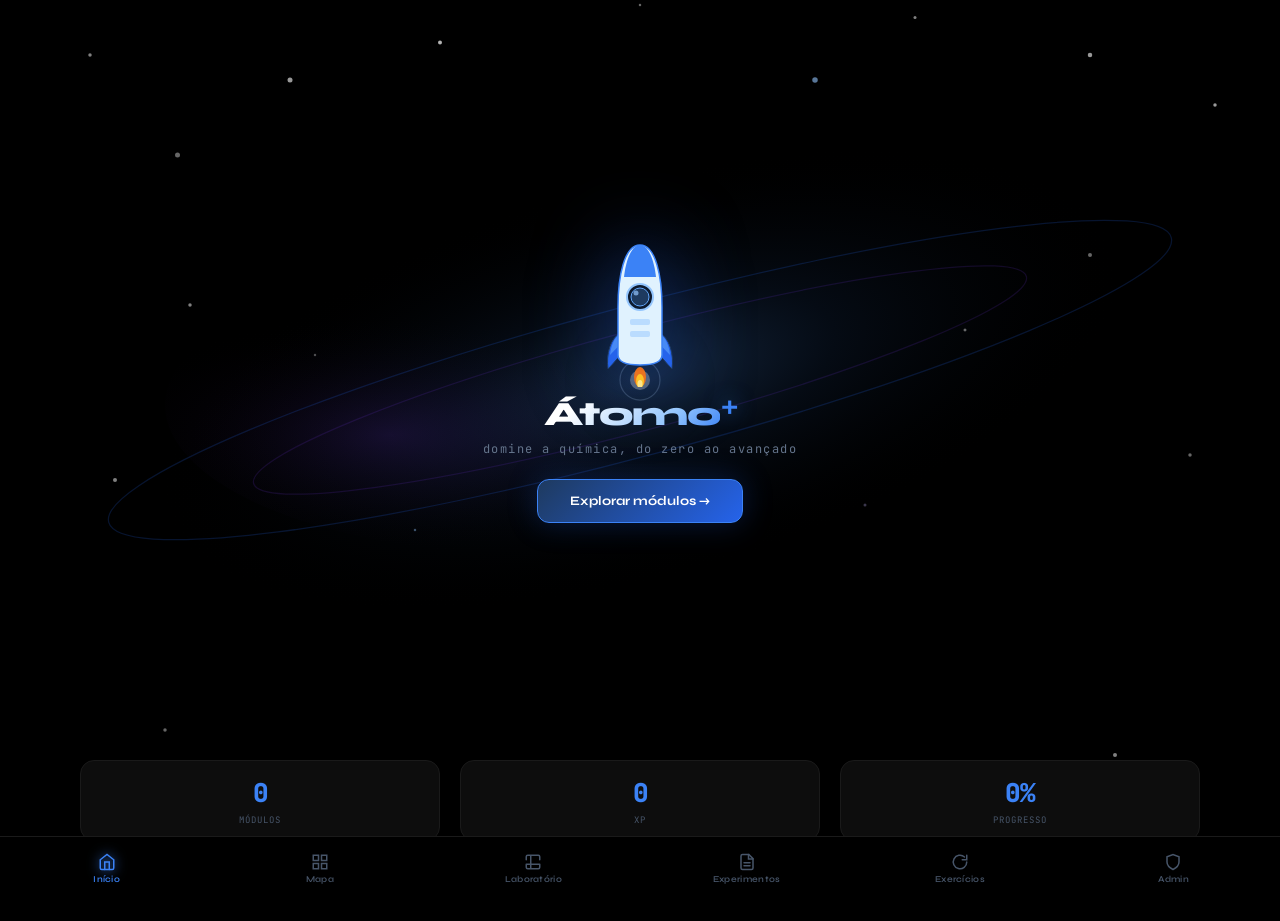
<file: labquimic index.html>
<!DOCTYPE html>
<html lang="pt-BR">
<head>
<meta charset="UTF-8">
<meta name="viewport" content="width=device-width, initial-scale=1.0">
<title>Átomo⁺ — domine a química, do zero ao avançado</title>
<link href="https://fonts.googleapis.com/css2?family=Syne:wght@400;600;700;800&family=JetBrains+Mono:wght@400;500;700&display=swap" rel="stylesheet">
<link rel="stylesheet" href="style.css">
</head>
<body>
<!-- HOME -->
<div class="page active" id="page-home">
<div class="home-hero">
<div style="position:absolute;inset:0;z-index:0;pointer-events:none">
<svg width="100%" height="100%" viewBox="0 0 480 420" preserveAspectRatio="xMidYMid slice" xmlns="http://www.w3.org/2000/svg">
<defs>
<radialGradient id="gal" cx="50%" cy="50%" r="50%"><stop offset="0%" stop-color="#1e3a5f" stop-opacity=".7"/><stop offset="40%" stop-color="#0a1628" stop-opacity=".5"/><stop offset="100%" stop-color="#000" stop-opacity="0"/></radialGradient>
<radialGradient id="gal2" cx="30%" cy="60%" r="40%"><stop offset="0%" stop-color="#7c3aed" stop-opacity=".15"/><stop offset="100%" stop-color="#000" stop-opacity="0"/></radialGradient>
</defs>
<circle cx="40" cy="30" r="1" fill="white" opacity=".8"/><circle cx="80" cy="15" r=".7" fill="white" opacity=".6"/><circle cx="130" cy="45" r="1.2" fill="white" opacity=".9"/><circle cx="200" cy="10" r=".8" fill="white" opacity=".7"/><circle cx="260" cy="35" r="1" fill="white" opacity=".8"/><circle cx="320" cy="20" r=".6" fill="white" opacity=".5"/><circle cx="380" cy="40" r="1.1" fill="white" opacity=".7"/><circle cx="440" cy="12" r=".8" fill="white" opacity=".6"/><circle cx="460" cy="55" r="1" fill="white" opacity=".8"/><circle cx="20" cy="80" r=".7" fill="white" opacity=".5"/><circle cx="100" cy="90" r="1" fill="white" opacity=".6"/><circle cx="160" cy="75" r=".8" fill="white" opacity=".7"/><circle cx="420" cy="80" r=".9" fill="white" opacity=".6"/><circle cx="350" cy="65" r=".6" fill="white" opacity=".5"/><circle cx="55" cy="120" r="1" fill="white" opacity=".4"/><circle cx="470" cy="100" r=".7" fill="white" opacity=".6"/><circle cx="240" cy="60" r=".5" fill="white" opacity=".4"/><circle cx="310" cy="90" r="1.1" fill="#93c5fd" opacity=".6"/><circle cx="170" cy="20" r=".9" fill="#c4b5fd" opacity=".5"/><circle cx="400" cy="30" r=".7" fill="#fde68a" opacity=".5"/>
<ellipse cx="240" cy="210" rx="200" ry="80" fill="url(#gal)" style="transform-origin:240px 210px;transform:rotate(-15deg)"/>
<ellipse cx="200" cy="220" rx="150" ry="60" fill="url(#gal2)"/>
<ellipse cx="240" cy="210" rx="220" ry="30" fill="none" stroke="#2563eb" stroke-width=".5" opacity=".2" style="transform-origin:240px 210px;transform:rotate(-15deg)"/>
<ellipse cx="240" cy="210" rx="160" ry="20" fill="none" stroke="#7c3aed" stroke-width=".5" opacity=".15" style="transform-origin:240px 210px;transform:rotate(-15deg)"/>
<circle cx="240" cy="210" r="30" fill="radial-gradient(circle,#fff,transparent)" opacity=".05"/>
<circle cx="240" cy="210" r="4" fill="#fff" opacity=".3"/>
<circle cx="240" cy="210" r="8" fill="none" stroke="#bfdbfe" stroke-width=".5" opacity=".2"/>
<circle cx="60" cy="180" r=".7" fill="white" opacity=".5"/><circle cx="420" cy="160" r=".8" fill="white" opacity=".4"/><circle cx="110" cy="200" r=".5" fill="white" opacity=".3"/><circle cx="370" cy="190" r=".6" fill="white" opacity=".4"/><circle cx="30" cy="250" r=".8" fill="white" opacity=".5"/><circle cx="460" cy="240" r=".7" fill="white" opacity=".4"/><circle cx="150" cy="270" r=".5" fill="#93c5fd" opacity=".4"/><circle cx="330" cy="260" r=".6" fill="#c4b5fd" opacity=".3"/>
<circle cx="50" cy="350" r=".7" fill="white" opacity=".4"/><circle cx="430" cy="360" r=".8" fill="white" opacity=".5"/><circle cx="200" cy="380" r=".5" fill="white" opacity=".3"/><circle cx="300" cy="370" r=".6" fill="white" opacity=".4"/>
</svg>
</div>
<div class="home-bear" style="position:relative;z-index:1;margin-bottom:10px">
<svg width="100" height="150" viewBox="0 0 80 150" fill="none" xmlns="http://www.w3.org/2000/svg">
<ellipse cx="40" cy="140" rx="6" ry="10" fill="#f97316" opacity=".9"/>
<ellipse cx="40" cy="144" rx="4" ry="7" fill="#fbbf24"/>
<ellipse cx="40" cy="147" rx="2.5" ry="4" fill="#fde68a"/>
<path d="M22 95 C10 100 6 118 8 132 C14 126 20 118 26 112 Z" fill="#2563eb" stroke="#1e3a5f" stroke-width="1"/>
<path d="M58 95 C70 100 74 118 72 132 C66 126 60 118 54 112 Z" fill="#2563eb" stroke="#1e3a5f" stroke-width="1"/>
<path d="M22 95 C15 99 11 108 10 118 C15 113 19 108 24 104 Z" fill="#60a5fa" opacity=".6"/>
<path d="M58 95 C65 99 69 108 70 118 C65 113 61 108 56 104 Z" fill="#60a5fa" opacity=".6"/>
<path d="M40 8 C56 8 62 40 62 70 L62 118 C62 124 56 128 40 128 C24 128 18 124 18 118 L18 70 C18 40 24 8 40 8 Z" fill="#e0f2fe" stroke="#3b82f6" stroke-width="1.5"/>
<path d="M40 8 C48 8 54 22 56 40 L24 40 C26 22 32 8 40 8 Z" fill="#3b82f6"/>
<circle cx="40" cy="60" r="13" fill="#0d1a2e" stroke="#93c5fd" stroke-width="2"/>
<circle cx="40" cy="60" r="9" fill="#1e3a5f" stroke="#60a5fa" stroke-width="1"/>
<circle cx="36" cy="56" r="2.5" fill="#93c5fd" opacity=".7"/>
<rect x="30" y="82" width="20" height="6" rx="2" fill="#93c5fd" opacity=".5"/>
<rect x="30" y="94" width="20" height="6" rx="2" fill="#93c5fd" opacity=".5"/>
</svg>
</div>
<div style="position:relative;z-index:1;text-align:center;margin-bottom:18px">
<h1 style="font-family:var(--sans);font-size:34px;font-weight:800;letter-spacing:-1.5px;line-height:1;margin-bottom:8px"><span style="background:linear-gradient(135deg,#fff 20%,#93c5fd 70%,#3b82f6 100%);-webkit-background-clip:text;background-clip:text;color:transparent">Átomo</span><span style="color:#3b82f6;text-shadow:0 0 20px rgba(59,130,246,.6)">⁺</span></h1>
<p class="home-sub" style="margin-bottom:0;letter-spacing:1.5px">domine a química, do zero ao avançado</p>
</div>
<div style="position:relative;z-index:1">
<button class="home-btn" onclick="explorarModulos()">Explorar módulos →</button>
</div>
</div>
<div class="home-stats" style="position:relative;z-index:1">
<div class="stat-card"><div class="stat-n" id="hs-mod">0</div><div class="stat-l">módulos</div></div>
<div class="stat-card"><div class="stat-n" id="hs-xp">0</div><div class="stat-l">XP</div></div>
<div class="stat-card"><div class="stat-n" id="hs-prog">0%</div><div class="stat-l">progresso</div></div>
</div>
</div>

<!-- MAPA -->
<div class="page" id="page-mapa">
<div class="page-header"><div><h1>Mapa</h1><p id="lvl-text">Nível 1 — Iniciante</p></div><div class="xp-badge"><div class="star"></div><span id="xp-val">0 XP</span></div></div>
<div class="prog-wrap"><div class="prog-meta"><span>Progresso</span><span id="prog-num">0 / 12</span></div><div class="prog-track"><div class="prog-fill" id="prog-fill" style="width:0%"></div></div></div>
<div class="map-wrap">
<div class="bear-wrap"><div class="bear-float" id="map-bear"><svg width="64" height="82" viewBox="0 0 68 88" fill="none"><circle cx="14" cy="16" r="9" fill="#8B5E3C"/><circle cx="14" cy="16" r="5.5" fill="#c48a5c"/><circle cx="54" cy="16" r="9" fill="#8B5E3C"/><circle cx="54" cy="16" r="5.5" fill="#c48a5c"/><ellipse cx="34" cy="26" rx="20" ry="19" fill="#a0693a"/><ellipse cx="34" cy="30" rx="13" ry="11" fill="#c48a5c"/><circle cx="27" cy="22" r="4" fill="#fff"/><circle cx="41" cy="22" r="4" fill="#fff"/><circle cx="28" cy="22" r="2.2" fill="#1e1208"/><circle cx="42" cy="22" r="2.2" fill="#1e1208"/><circle cx="28.8" cy="21.2" r=".7" fill="white"/><circle cx="42.8" cy="21.2" r=".7" fill="white"/><ellipse cx="34" cy="30" rx="4.5" ry="3" fill="#4a2810"/><path d="M29 34 Q34 39 39 34" stroke="#4a2810" stroke-width="1.5" stroke-linecap="round" fill="none"/><circle cx="23" cy="29" r="4" fill="#e07070" opacity=".35"/><circle cx="45" cy="29" r="4" fill="#e07070" opacity=".35"/><rect x="10" y="43" width="48" height="38" rx="9" fill="white"/><rect x="14" y="55" width="13" height="11" rx="4" fill="#dbeafe" stroke="#93c5fd" stroke-width=".8"/><rect x="28" y="39" width="12" height="7" rx="3" fill="#a0693a"/><path d="M58 50 Q66 44 62 36" stroke="#a0693a" stroke-width="6" stroke-linecap="round" fill="none"/><circle cx="61" cy="34" r="5" fill="#c48a5c"/><path d="M56 18 L56 30 L50 38 L64 38 L58 30 L58 18 Z" fill="#dbeafe" stroke="#3b82f6" stroke-width="1.2"/><rect x="55" y="14" width="4.5" height="6" rx="1.5" fill="#93c5fd" stroke="#3b82f6" stroke-width="1"/><path d="M52 34 L51 38 L63 38 L62 34 Z" fill="#3b82f6" opacity=".7"/><path d="M10 50 Q4 56 6 64" stroke="#a0693a" stroke-width="6" stroke-linecap="round" fill="none"/><circle cx="7" cy="66" r="5" fill="#c48a5c"/><rect x="18" y="78" width="11" height="14" rx="5" fill="#2563eb"/><rect x="39" y="78" width="11" height="14" rx="5" fill="#2563eb"/><ellipse cx="23" cy="91" rx="8" ry="4" fill="#0f172a"/><ellipse cx="45" cy="91" rx="8" ry="4" fill="#0f172a"/></svg></div><div class="bear-bubble" id="bear-bubble">Clique no próximo módulo! 🧪</div></div>
<div id="nivel-tabs" style="display:flex;gap:8px;justify-content:center;margin-bottom:10px;flex-wrap:wrap"></div>
<div id="subarea-tabs" style="display:flex;gap:6px;justify-content:center;margin-bottom:6px;flex-wrap:wrap"></div>
<div id="tiles-container"></div>
</div>
</div>

<!-- MÓDULO -->
<div class="page" id="page-modulo">
<div class="module-hero"><button class="back-btn" onclick="goPage('page-mapa')">← voltar ao mapa</button><h2 id="mod-title">Módulo</h2><p id="mod-sub">área</p></div>
<div class="module-page">
<div id="mod-did-view">
<div id="tab-did-content"></div>
<button class="btn-main" id="btn-go-quest" onclick="goToQuest()" style="margin-bottom:20px">✏️ Ir para as questões →</button>
</div>
<div id="mod-quest-view" style="display:none">
<div id="tab-quest-content"></div>
</div>
</div>
</div>

<!-- LABORATÓRIO -->
<div class="page" id="page-lab">
<div class="page-header"><div><h1>Laboratório</h1><p>tabela periódica interativa</p></div></div>
<div class="lab-wrap">
<div class="el-legend" id="el-legend"></div>
<div id="el-detail" class="el-detail-panel"></div>
<div class="periodic-scroll"><div class="periodic-grid" id="periodic-grid"></div></div>
</div>
</div>

<!-- EXPERIMENTOS -->
<div class="page" id="page-exp">
<div class="page-header"><div><h1>Experimentos</h1><p>explore os elementos</p></div></div>
<div class="exp-wrap">
<div class="exp-chat" id="exp-chat"></div>
<div class="exp-options" id="exp-options-wrap"></div>
<div class="exp-input-row" id="exp-input-row" style="display:none"><input class="exp-input" id="exp-input" placeholder="Símbolo ou nome (ex: Na, Sódio)..." maxlength="40"/><button class="exp-send" onclick="expSubmit()">Buscar</button></div>
</div>
</div>

<!-- REVISÃO -->
<div class="page" id="page-revisao">
<div class="page-header"><div><h1>Exercícios</h1><p>pratique quando quiser</p></div><button onclick="goPage('page-estatisticas')" style="width:44px;height:44px;flex-shrink:0;background:var(--card);border:1px solid var(--border2);border-radius:12px;display:flex;align-items:center;justify-content:center;color:var(--al);cursor:pointer;margin-top:8px"><svg viewBox="0 0 24 24" width="20" height="20" fill="none" stroke="currentColor" stroke-width="2" stroke-linecap="round"><path d="M3 3v18h18"/><path d="M18 17V9"/><path d="M13 17V5"/><path d="M8 17v-3"/></svg></button></div>
<div class="module-page">
<div id="revisao-content"></div>
</div>
</div>

<!-- ESTATÍSTICAS -->
<div class="page" id="page-estatisticas">
<div class="page-header"><div><h1>Estatísticas</h1><p>seu desempenho geral</p></div><button class="back-btn" onclick="goPage('page-revisao')" style="margin-top:12px;margin-bottom:0">← voltar</button></div>
<div class="module-page">
<div id="estat-content"></div>
</div>
</div>

<!-- ADMIN -->
<div class="page" id="page-admin">
<div class="page-header"><div><h1>Admin</h1><p>painel do professor</p></div><button onclick="adminLogout()" style="background:var(--bg3);border:1px solid var(--border2);border-radius:8px;padding:7px 12px;color:var(--muted2);font-size:11px;cursor:pointer;font-family:var(--mono);margin-top:8px;flex-shrink:0">Sair</button></div>
<div class="admin-wrap">
<div class="admin-section"><div class="admin-title">Progresso dos módulos</div><div id="admin-modules"></div></div>
<div class="admin-section">
<div class="admin-title">🤖 Mini IA nos Experimentos</div>
<p style="font-size:11px;color:var(--muted2);font-family:var(--mono);margin-bottom:12px;line-height:1.7">Cole sua chave da API Anthropic aqui. Ela fica salva só neste dispositivo e ativa o ursinho com IA real nos Experimentos.</p>
<div style="display:flex;gap:8px;margin-bottom:8px">
<input id="api-key-input" type="password" placeholder="sk-ant-..." style="flex:1;background:var(--bg2);border:1px solid var(--border2);border-radius:10px;padding:10px 12px;color:var(--text);font-size:12px;font-family:var(--mono);outline:none" oninput="document.getElementById('api-key-input').style.borderColor='var(--border2)'"/>
<button onclick="saveApiKey()" style="padding:10px 16px;background:linear-gradient(135deg,#1e3a5f,var(--accent));border:none;border-radius:10px;color:#fff;font-size:12px;cursor:pointer;font-family:var(--sans);font-weight:600;white-space:nowrap">Salvar</button>
</div>
<div id="api-key-status" style="font-size:11px;font-family:var(--mono);color:var(--muted2)"></div>
<button onclick="removeApiKey()" style="margin-top:8px;background:none;border:1px solid #450a0a;border-radius:8px;padding:6px 12px;color:#fca5a5;font-size:11px;cursor:pointer;font-family:var(--mono)">🗑 Remover chave</button>
</div>
<div class="admin-section"><div class="admin-title">Ações</div><button class="admin-btn" onclick="adminUnlockAll()">🔓 Desbloquear todos os módulos</button><button class="admin-btn danger" onclick="toggleResetList()">🔄 Resetar módulo específico</button><div id="reset-list" style="display:none;flex-direction:column;gap:6px;margin-top:6px"></div><button class="admin-btn danger" id="btn-reset-all" onclick="adminResetAll()" style="margin-top:2px">🗑 Apagar tudo e começar do zero</button></div>
</div>
</div>

<!-- OVERLAY ADMIN -->
<div class="overlay" id="overlay-admin">
<div class="overlay-box">
<div class="overlay-title">🔐 Área Admin</div>
<div class="overlay-sub">Digite a senha para entrar</div>
<input class="overlay-input" id="admin-pw" type="password" placeholder="•••" maxlength="6" onkeydown="if(event.key==='Enter')checkAdmin()"/>
<div class="overlay-err" id="admin-err">Senha incorreta. Tente novamente.</div>
<div class="overlay-btns"><button class="btn-ghost" onclick="closeAdminOverlay()" style="flex:1;padding:11px">Cancelar</button><button class="btn-main" onclick="checkAdmin()" style="flex:1;padding:11px">Entrar</button></div>
</div>
</div>

<div class="toast" id="toast"></div>

<nav class="bottom-nav">
<button class="nav-item active" id="nav-home" onclick="goPage('page-home')"><svg viewBox="0 0 24 24" fill="none" stroke="currentColor" stroke-width="2" stroke-linecap="round"><path d="M3 9l9-7 9 7v11a2 2 0 0 1-2 2H5a2 2 0 0 1-2-2z"/><polyline points="9,22 9,12 15,12 15,22"/></svg>Início</button>
<button class="nav-item" id="nav-mapa" onclick="goPage('page-mapa')"><svg viewBox="0 0 24 24" fill="none" stroke="currentColor" stroke-width="2" stroke-linecap="round"><rect x="3" y="3" width="7" height="7"/><rect x="14" y="3" width="7" height="7"/><rect x="14" y="14" width="7" height="7"/><rect x="3" y="14" width="7" height="7"/></svg>Mapa</button>
<button class="nav-item" id="nav-lab" onclick="goPage('page-lab')"><svg viewBox="0 0 24 24" fill="none" stroke="currentColor" stroke-width="2" stroke-linecap="round"><path d="M9 3H5a2 2 0 0 0-2 2v4m6-6h10a2 2 0 0 1 2 2v4M9 3v18m0 0h10a2 2 0 0 0 2-2v-4M9 21H5a2 2 0 0 1-2-2v-4m0 0h18"/></svg>Laboratório</button>
<button class="nav-item" id="nav-exp" onclick="goPage('page-exp')"><svg viewBox="0 0 24 24" fill="none" stroke="currentColor" stroke-width="2" stroke-linecap="round"><path d="M14.5 2H6a2 2 0 0 0-2 2v16a2 2 0 0 0 2 2h12a2 2 0 0 0 2-2V7.5L14.5 2z"/><polyline points="14 2 14 8 20 8"/><line x1="16" y1="13" x2="8" y2="13"/><line x1="16" y1="17" x2="8" y2="17"/></svg>Experimentos</button>
<button class="nav-item" id="nav-revisao" onclick="goPage('page-revisao')"><svg viewBox="0 0 24 24" fill="none" stroke="currentColor" stroke-width="2" stroke-linecap="round"><path d="M21 12a9 9 0 1 1-3-6.7"/><polyline points="21 3 21 9 15 9"/></svg>Exercícios</button>
<button class="nav-item" id="nav-admin" onclick="openAdminOverlay()"><svg viewBox="0 0 24 24" fill="none" stroke="currentColor" stroke-width="2" stroke-linecap="round"><path d="M12 22s8-4 8-10V5l-8-3-8 3v7c0 6 8 10 8 10z"/></svg>Admin</button>
</nav>

<script src="dados-elementos.js"></script>
<script src="modulos-medio.js"></script>
<script src="faculdade/analitica.js"></script>
<script src="faculdade/organica.js"></script>
<script src="faculdade/inorganica.js"></script>
<script src="faculdade/fisicoquimica.js"></script>
<script src="faculdade/bioquimica.js"></script>
<script src="faculdade/quantica.js"></script>
<script src="avancado/professor.js"></script>
<script src="avancado/tecnico.js"></script>
<script src="avancado/vigilancia.js"></script>
<script src="avancado/engenharia.js"></script>
<script src="modulos-conteudo.js"></script>
<script src="estado.js"></script>
<script src="navegacao.js"></script>
<script src="mapa-modulo.js"></script>
<script src="laboratorio.js"></script>
<script src="experimentos.js"></script>
<script src="admin-revisao.js"></script>
</body>
</html>
</file>
<file: style.css>
:root{--bg:#000;--bg2:#080808;--bg3:#0a0a0a;--card:#0d0d0d;--border:#1a1a1a;--border2:#252525;--accent:#2563eb;--al:#3b82f6;--ag:rgba(37,99,235,.25);--text:#f0f4ff;--muted:#475569;--muted2:#64748b;--mono:'JetBrains Mono',monospace;--sans:'Syne',sans-serif;--green:#22c55e;--red:#ef4444;--amber:#f59e0b;--purple:#a78bfa}
*{box-sizing:border-box;margin:0;padding:0}html{scroll-behavior:smooth}
body{background:var(--bg);color:var(--text);font-family:var(--sans);min-height:100vh;overflow-x:hidden}
::-webkit-scrollbar{width:4px}::-webkit-scrollbar-track{background:var(--bg2)}::-webkit-scrollbar-thumb{background:var(--border2);border-radius:99px}
.page{display:none;min-height:100vh;min-height:100dvh;padding-bottom:80px}.page.active{display:block}
.bottom-nav{position:fixed;bottom:0;left:0;right:0;z-index:100;background:rgba(0,0,0,.92);backdrop-filter:blur(20px);border-top:1px solid var(--border);display:flex;height:64px}
.nav-item{flex:1;display:flex;flex-direction:column;align-items:center;justify-content:center;gap:3px;cursor:pointer;transition:all .2s;border:none;background:none;color:var(--muted);font-family:var(--sans);font-size:9px;font-weight:600;letter-spacing:.3px;padding:0 2px}
.nav-item svg{width:18px;height:18px;transition:all .2s}.nav-item.active{color:var(--al)}.nav-item.active svg{filter:drop-shadow(0 0 6px var(--al))}
.page-header{padding:48px 20px 20px;display:flex;align-items:flex-start;justify-content:space-between;max-width:480px;margin:0 auto}
@media (min-width:768px){.page-header{max-width:1200px;padding:48px 40px 20px}}
.page-header h1{font-size:26px;font-weight:800;letter-spacing:-1px;line-height:1.1}.page-header p{font-size:11px;color:var(--muted2);margin-top:4px;font-family:var(--mono)}
.xp-badge{display:flex;align-items:center;gap:6px;padding:7px 13px;border-radius:99px;background:linear-gradient(135deg,#1e3a5f,var(--accent));font-size:11px;font-weight:700;color:#fff;border:1px solid var(--al);font-family:var(--mono);white-space:nowrap;flex-shrink:0;box-shadow:0 0 20px var(--ag)}
.star{width:11px;height:11px;background:#fbbf24;flex-shrink:0;clip-path:polygon(50% 0%,61% 35%,98% 35%,68% 57%,79% 91%,50% 70%,21% 91%,32% 57%,2% 35%,39% 35%)}
.prog-wrap{max-width:480px;margin:0 auto;padding:0 20px 20px}
@media (min-width:768px){.prog-wrap{max-width:1200px;padding:0 40px 20px}}
.prog-meta{display:flex;justify-content:space-between;font-size:11px;color:var(--muted2);margin-bottom:7px;font-family:var(--mono)}.prog-meta span:last-child{color:var(--al)}
.prog-track{height:8px;background:var(--bg3);border-radius:99px;overflow:hidden;border:1px solid var(--border)}.prog-fill{height:100%;border-radius:99px;background:linear-gradient(90deg,#1e40af,var(--al),#bfdbfe);transition:width .8s cubic-bezier(.4,0,.2,1)}
.section-sep{display:flex;align-items:center;gap:10px;font-size:9px;font-weight:700;letter-spacing:3px;text-transform:uppercase;color:var(--muted);margin:22px 0 10px;font-family:var(--mono)}.section-sep::after{content:'';flex:1;height:1px;background:var(--border)}.sep-dot{width:7px;height:7px;border-radius:50%;flex-shrink:0}
.btn-main{width:100%;padding:13px;border-radius:12px;cursor:pointer;border:1px solid var(--accent);background:linear-gradient(135deg,#1e3a5f,var(--accent));color:#fff;font-size:13px;font-weight:700;font-family:var(--sans);transition:opacity .15s,transform .15s;letter-spacing:.3px;display:block;text-align:center}.btn-main:hover{opacity:.9;transform:translateY(-1px)}.btn-main:disabled{opacity:.3;cursor:not-allowed;transform:none}
.btn-ghost{width:100%;padding:12px;border-radius:12px;cursor:pointer;border:1px solid var(--border2);background:var(--bg3);color:var(--muted2);font-size:13px;font-weight:600;font-family:var(--sans);transition:all .15s;display:block;text-align:center}.btn-ghost:hover{color:var(--text)}.btn-ghost:disabled{opacity:.25;cursor:not-allowed}
.card{background:var(--card);border:1px solid var(--border);border-radius:16px;padding:20px;margin-bottom:14px;overflow:hidden}
.home-hero{min-height:calc(100vh - 140px);min-height:calc(100dvh - 140px);display:flex;flex-direction:column;align-items:center;justify-content:center;padding:20px;max-width:480px;margin:0 auto;text-align:center;position:relative;overflow:hidden}
@media (min-width:768px){.home-hero{max-width:1200px;padding:40px}}
@media (max-width:767px){.home-hero{min-height:calc(100vh - 300px);min-height:calc(100dvh - 300px);padding:14px 20px}.home-bear svg{width:76px;height:114px}.home-stats{padding:0 20px 12px}.stat-card{padding:10px 6px}.stat-n{font-size:22px}}
.home-bear{display:flex;justify-content:center;margin-bottom:18px}.home-bear svg{filter:drop-shadow(0 0 40px rgba(37,99,235,.5))}
.home-sub{font-size:12px;color:var(--muted2);line-height:1.8;font-family:var(--mono);margin-bottom:24px}
.home-btn{display:inline-block;padding:13px 32px;border-radius:12px;background:linear-gradient(135deg,#1e3a5f,var(--accent));color:#fff;font-size:13px;font-weight:700;border:1px solid var(--al);cursor:pointer;font-family:var(--sans);box-shadow:0 0 30px var(--ag);transition:transform .15s}.home-btn:hover{transform:translateY(-2px)}
.home-stats{display:grid;grid-template-columns:repeat(3,1fr);gap:10px;max-width:480px;margin:0 auto;padding:0 20px}
@media (min-width:768px){.home-stats{max-width:1200px;padding:0 40px;gap:20px}}
.stat-card{background:var(--card);border:1px solid var(--border);border-radius:14px;padding:14px 8px;text-align:center}.stat-n{font-size:26px;font-weight:800;font-family:var(--mono);letter-spacing:-1px;color:var(--al)}.stat-l{font-size:9px;color:var(--muted);font-family:var(--mono);margin-top:4px;letter-spacing:1px;text-transform:uppercase}
.map-wrap{max-width:480px;margin:0 auto;padding:0 20px}
@media (min-width:768px){.map-wrap{max-width:1200px;padding:0 40px}}
.tiles-grid{display:grid;grid-template-columns:repeat(4,1fr);gap:8px}
@media (min-width:768px){.tiles-grid{grid-template-columns:repeat(6,1fr);gap:12px}}
@media (min-width:1024px){.tiles-grid{grid-template-columns:repeat(8,1fr)}}
.tile{border-radius:14px;padding:14px 6px 12px;cursor:pointer;text-align:center;position:relative;min-height:88px;display:flex;flex-direction:column;align-items:center;justify-content:center;gap:5px;transition:transform .18s,box-shadow .18s;border:1.5px solid var(--border);background:var(--bg3)}
.tile.locked{opacity:.32;cursor:not-allowed;filter:grayscale(.8)}.tile.unlocked{background:linear-gradient(145deg,#050d1f,#0f2347,#1a3a6b);border-color:var(--accent);box-shadow:0 0 14px var(--ag)}.tile.unlocked:hover{transform:translateY(-4px);box-shadow:0 10px 30px var(--ag)}.tile.done{background:linear-gradient(145deg,#050d1f,#0f2a5c,#bfdbfe22);border-color:#93c5fd;border-width:2px}.tile.done:hover{transform:translateY(-3px)}
.tile-emoji{font-size:22px;line-height:1}.tile-label{font-size:10px;font-weight:600;color:var(--text);line-height:1.3}.tile-sub{font-size:9px;color:var(--muted2);font-family:var(--mono)}.tile.locked .tile-label{color:var(--muted)}
.tile-check{position:absolute;top:6px;right:7px;width:15px;height:15px;border-radius:50%;background:linear-gradient(135deg,var(--accent),#bfdbfe);display:flex;align-items:center;justify-content:center}.tile-check::after{content:'';display:block;width:5px;height:3px;border-left:1.5px solid #000;border-bottom:1.5px solid #000;transform:rotate(-45deg) translateY(-1px)}
.tile-lock{position:absolute;top:6px;right:7px;font-size:10px;opacity:.35}
.bear-wrap{text-align:center;margin-bottom:6px}.bear-float{display:inline-block;animation:bearBob 2.4s ease-in-out infinite;filter:drop-shadow(0 8px 20px rgba(37,99,235,.4))}
@keyframes bearBob{0%,100%{transform:translateY(0)}50%{transform:translateY(-8px)}}@keyframes bearPop{0%{transform:scale(1) rotate(0)}25%{transform:scale(1.2) rotate(-12deg)}50%{transform:scale(1.2) rotate(12deg)}75%{transform:scale(1.08) rotate(-5deg)}100%{transform:scale(1) rotate(0)}}.bear-float.pop{animation:bearPop .7s ease both}
.bear-bubble{display:inline-block;background:var(--card);border:1px solid var(--border2);border-radius:12px;padding:6px 13px;font-size:11px;color:var(--muted2);font-family:var(--mono);margin-bottom:10px}
.module-hero{padding:48px 20px 20px;max-width:480px;margin:0 auto}
@media (min-width:768px){.module-hero{max-width:1200px;padding:48px 40px 20px}}
.back-btn{display:flex;align-items:center;gap:6px;font-size:12px;color:var(--muted2);cursor:pointer;background:none;border:none;font-family:var(--mono);margin-bottom:18px;transition:color .2s}.back-btn:hover{color:var(--text)}.module-hero h2{font-size:22px;font-weight:800;letter-spacing:-1px;margin-bottom:4px}.module-hero p{font-size:11px;color:var(--muted2);font-family:var(--mono)}
.module-page{max-width:480px;margin:0 auto;padding:0 20px}
@media (min-width:768px){.module-page{max-width:1200px;padding:0 40px}}
.did-label{font-size:9px;font-weight:700;letter-spacing:2.5px;text-transform:uppercase;color:var(--al);margin-bottom:10px;font-family:var(--mono)}.did-intro{background:#050d1f;border:1px solid #1e3a5f;border-radius:10px;padding:13px;font-size:12px;line-height:1.8;color:#93c5fd;font-family:var(--mono);margin-bottom:12px}
.did-step{display:flex;gap:11px;margin-bottom:10px;padding:12px;background:var(--bg2);border:1px solid var(--border);border-radius:10px}.step-n{width:26px;height:26px;flex-shrink:0;border-radius:7px;background:linear-gradient(135deg,#1e3a5f,var(--accent));color:#fff;font-weight:700;font-size:11px;display:flex;align-items:center;justify-content:center;font-family:var(--mono)}.step-c h4{font-size:12px;font-weight:600;color:#e0f2fe;margin-bottom:3px}.step-c p{font-size:11px;color:var(--muted2);line-height:1.7;font-family:var(--mono)}.step-c strong{color:#93c5fd}
.formula{background:var(--bg);border:1px solid #1e3a5f;border-left:3px solid var(--accent);border-radius:0 8px 8px 0;padding:9px 13px;margin:10px 0;font-family:var(--mono);font-size:12px;text-align:center;color:#93c5fd;letter-spacing:1px}
.svg-block{width:100%;border-radius:12px;overflow:hidden;background:#000;margin:12px 0;border:1px solid var(--border)}.svg-block svg{display:block;width:100%}
.q-dots{display:flex;gap:5px;justify-content:center;margin-bottom:16px}.q-dot{width:7px;height:7px;border-radius:50%;background:var(--border2);transition:all .3s}.q-dot.done{background:linear-gradient(135deg,var(--accent),#bfdbfe)}.q-dot.cur{background:var(--al);box-shadow:0 0 8px rgba(59,130,246,.5)}
.q-card{background:var(--card);border:1px solid var(--border);border-radius:16px;padding:18px;margin-bottom:12px}.q-num{font-size:10px;color:var(--al);font-weight:600;letter-spacing:1px;margin-bottom:7px;font-family:var(--mono)}.q-text{font-size:13px;color:#e0f2fe;line-height:1.7;margin-bottom:16px}
.opts{display:flex;flex-direction:column;gap:7px}.opt{background:var(--bg2);border:1.5px solid var(--border);border-radius:10px;padding:11px 13px;color:var(--muted2);font-size:12px;text-align:left;cursor:pointer;transition:all .18s;display:flex;align-items:center;gap:9px;font-family:var(--sans);width:100%}.opt:hover:not([disabled]){border-color:var(--accent);color:#bfdbfe;background:#050d1f}.opt-l{width:22px;height:22px;border-radius:6px;background:var(--border);color:var(--muted);font-size:10px;font-weight:700;display:flex;align-items:center;justify-content:center;flex-shrink:0;font-family:var(--mono);transition:all .18s}.opt:hover:not([disabled]) .opt-l{background:#1e3a5f;color:#93c5fd}
.opt.correct{border-color:var(--green);background:rgba(34,197,94,.08);color:#86efac}.opt.correct .opt-l{background:#14532d;color:#86efac}.opt.wrong{border-color:var(--red);background:rgba(239,68,68,.08);color:#fca5a5}.opt.wrong .opt-l{background:#450a0a;color:#fca5a5}.opt[disabled]{cursor:not-allowed}
.res-box{display:none;background:#050d1f;border:1px solid #1e3a5f;border-left:3px solid var(--green);border-radius:0 10px 10px 0;padding:13px;margin-top:10px}.res-box.show{display:block}.res-label{font-size:9px;font-weight:700;letter-spacing:2px;text-transform:uppercase;color:var(--green);margin-bottom:7px;font-family:var(--mono)}.res-box p{font-size:12px;color:#93c5fd;line-height:1.8;font-family:var(--mono)}.res-box strong{color:#e0f2fe}
.nav-row{display:flex;gap:8px;margin-top:4px}
.score-wrap{text-align:center;padding:28px 20px 18px}.score-stars{font-size:28px;margin-bottom:10px}.score-num{font-size:52px;font-weight:800;color:var(--al);font-family:var(--mono);letter-spacing:-3px;line-height:1}.score-sub{font-size:11px;color:var(--muted2);margin-top:4px;font-family:var(--mono)}.score-msg{font-size:14px;font-weight:600;color:var(--text);margin:14px 0 5px}.score-xp{font-size:12px;color:var(--al);font-family:var(--mono)}.score-fail{font-size:12px;color:var(--red);margin-top:10px;font-family:var(--mono);line-height:1.6}
.lab-wrap{max-width:480px;margin:0 auto;padding:0 20px}
@media (min-width:768px){.lab-wrap{max-width:1200px;padding:0 40px}}
.periodic-scroll{overflow-x:auto;padding:14px;margin-bottom:14px;background:#fff;border-radius:16px;border:2px solid transparent;background-clip:padding-box;box-shadow:0 0 0 2px #2563eb,0 0 0 4px #bfdbfe,0 8px 32px rgba(37,99,235,.15)}
.periodic-grid{display:grid;grid-template-columns:repeat(18,minmax(26px,1fr));gap:2px;min-width:520px}
@media (min-width:1024px){.periodic-grid{min-width:100%;gap:3px}}
.el{border-radius:4px;padding:3px 1px;text-align:center;cursor:pointer;transition:transform .15s,box-shadow .15s;border:1px solid transparent;min-width:26px}.el:hover{transform:scale(1.22);z-index:10;box-shadow:0 4px 20px rgba(37,99,235,.6);border-color:#fff !important}.el-sym{font-size:9px;font-weight:700;font-family:var(--mono);line-height:1.2}.el-num{font-size:6px;font-family:var(--mono);opacity:.8}.el-name{font-size:5px;font-family:var(--mono);opacity:.75;overflow:hidden;white-space:nowrap}
.el.alkali{background:#1a0a2e;color:#c4b5fd}.el.alkaline{background:#1a1400;color:#fde68a}.el.transition{background:#001a2e;color:#93c5fd}.el.post-transition{background:#001a0a;color:#86efac}.el.metalloid{background:#1a1000;color:#fcd34d}.el.nonmetal{background:#1a0000;color:#fca5a5}.el.halogen{background:#1a000e;color:#f9a8d4}.el.noble{background:#0a001a;color:#d8b4fe}.el.lanthanide{background:#001a1a;color:#6ee7b7}.el.actinide{background:#1a0808;color:#fca5a5}.el.empty{background:none;border:none;cursor:default}
.el-detail-panel{background:var(--card);border:1px solid var(--border2);border-radius:14px;padding:18px;margin-bottom:14px;display:none}.el-detail-panel.show{display:block}
.el-detail-row{display:grid;grid-template-columns:repeat(2,1fr);gap:10px;margin-top:14px}.el-detail-item{background:var(--bg2);border:1px solid var(--border);border-radius:10px;padding:12px}.el-detail-item .label{font-size:9px;font-weight:700;letter-spacing:2px;text-transform:uppercase;color:var(--muted2);font-family:var(--mono);margin-bottom:4px}.el-detail-item .value{font-size:14px;font-weight:600;color:var(--text);font-family:var(--mono)}
.el-legend{display:flex;flex-wrap:wrap;gap:6px;margin-bottom:12px}.el-leg-item{display:flex;align-items:center;gap:4px;font-size:9px;color:var(--muted2);font-family:var(--mono)}.el-leg-dot{width:8px;height:8px;border-radius:2px}
.exp-wrap{max-width:480px;margin:0 auto;padding:0 20px}
@media (min-width:768px){.exp-wrap{max-width:1200px;padding:0 40px}}
.exp-chat{background:var(--bg3);border:1px solid var(--border);border-radius:16px;padding:16px;min-height:260px;margin-bottom:14px;display:flex;flex-direction:column;gap:10px}
.exp-msg{padding:11px 14px;border-radius:12px;font-size:12px;font-family:var(--mono);line-height:1.8;max-width:90%}.exp-msg.bear{background:#050d1f;border:1px solid #1e3a5f;color:#93c5fd;align-self:flex-start;border-radius:4px 12px 12px 12px}.exp-msg.user{background:linear-gradient(135deg,#1e3a5f,var(--accent));color:#fff;align-self:flex-end;border-radius:12px 4px 12px 12px}.exp-msg strong{color:#e0f2fe}
.exp-options{display:flex;flex-direction:column;gap:7px;margin-bottom:14px}.exp-opt{background:var(--bg2);border:1.5px solid var(--border);border-radius:10px;padding:11px 14px;color:var(--muted2);font-size:12px;text-align:left;cursor:pointer;transition:all .18s;font-family:var(--sans);width:100%}.exp-opt:hover{border-color:var(--accent);color:#bfdbfe;background:#050d1f}
.exp-input-row{display:flex;gap:8px}.exp-input{flex:1;background:var(--bg3);border:1px solid var(--border2);border-radius:10px;padding:11px 14px;color:var(--text);font-size:12px;font-family:var(--mono);outline:none}.exp-input:focus{border-color:var(--accent)}.exp-send{padding:11px 18px;background:linear-gradient(135deg,#1e3a5f,var(--accent));border:none;border-radius:10px;color:#fff;font-size:12px;cursor:pointer;font-family:var(--sans);font-weight:600;white-space:nowrap}
.admin-wrap{max-width:480px;margin:0 auto;padding:0 20px}
@media (min-width:768px){.admin-wrap{max-width:1200px;padding:0 40px}}
.admin-section{background:var(--card);border:1px solid var(--border);border-radius:16px;padding:18px;margin-bottom:14px}
.admin-title{font-size:11px;font-weight:700;letter-spacing:2px;text-transform:uppercase;color:var(--amber);margin-bottom:12px;font-family:var(--mono);display:flex;align-items:center;gap:8px}.admin-title::before{content:'';width:8px;height:8px;border-radius:50%;background:var(--amber);display:block}
.student-row{display:flex;align-items:center;justify-content:space-between;padding:10px 0;border-bottom:1px solid var(--border)}.student-row:last-child{border-bottom:none}.student-name{font-size:12px;color:var(--text);font-family:var(--mono)}.student-score{font-size:10px;color:var(--muted2);font-family:var(--mono);margin-top:2px}
.admin-badge{padding:3px 8px;border-radius:99px;font-size:9px;font-weight:700;font-family:var(--mono);letter-spacing:1px}.badge-pass{background:rgba(34,197,94,.15);color:#86efac;border:1px solid #166534}.badge-fail{background:rgba(239,68,68,.15);color:#fca5a5;border:1px solid #450a0a}.badge-pend{background:rgba(100,116,139,.1);color:var(--muted2);border:1px solid var(--border)}
.admin-btn{padding:9px 16px;border-radius:8px;font-size:11px;font-weight:600;cursor:pointer;font-family:var(--mono);border:1px solid var(--border2);background:var(--bg2);color:var(--muted2);transition:all .15s;width:100%;text-align:left;margin-bottom:6px}.admin-btn:hover{border-color:var(--al);color:var(--al)}.admin-btn.danger{border-color:#450a0a;color:#fca5a5}.admin-btn.danger:hover{background:rgba(239,68,68,.08)}
.overlay{position:fixed;inset:0;background:rgba(0,0,0,.88);z-index:500;display:none;align-items:center;justify-content:center;padding:20px}.overlay.show{display:flex}
.overlay-box{background:var(--card);border:1px solid var(--border2);border-radius:20px;padding:28px;width:100%;max-width:320px}
.overlay-title{font-size:16px;font-weight:800;letter-spacing:-0.5px;margin-bottom:6px}.overlay-sub{font-size:12px;color:var(--muted2);font-family:var(--mono);margin-bottom:20px}
.overlay-input{width:100%;background:var(--bg2);border:1px solid var(--border2);border-radius:10px;padding:12px 14px;color:var(--text);font-size:18px;font-family:var(--mono);outline:none;margin-bottom:12px;letter-spacing:6px;text-align:center}.overlay-input:focus{border-color:var(--accent)}
.overlay-err{font-size:11px;color:var(--red);font-family:var(--mono);text-align:center;margin-bottom:10px;display:none}
.overlay-btns{display:flex;gap:8px}
.toast{position:fixed;bottom:80px;left:50%;transform:translateX(-50%);background:var(--card);border:1px solid var(--accent);border-radius:99px;padding:10px 20px;font-size:12px;font-weight:600;color:var(--al);white-space:nowrap;pointer-events:none;z-index:200;opacity:0;transition:opacity .3s,bottom .3s;font-family:var(--mono);box-shadow:0 4px 24px var(--ag)}.toast.show{opacity:1;bottom:90px}
@keyframes fadeUp{from{opacity:0;transform:translateY(16px)}to{opacity:1;transform:translateY(0)}}.page.active>*{animation:fadeUp .3s ease both}
.foguete-sobe{animation:subirFoguete 1s ease forwards}
@keyframes subirFoguete{0%{transform:translateY(0) scale(1);opacity:1}100%{transform:translateY(-300px) scale(0.3);opacity:0}}
.nivel-tab{padding:9px 18px;border-radius:99px;border:1.5px solid var(--border2);background:var(--bg3);color:var(--muted2);font-size:12px;font-weight:700;font-family:var(--sans);cursor:pointer;transition:all .15s}
.nivel-tab.active{background:linear-gradient(135deg,#1e3a5f,var(--accent));border-color:var(--al);color:#fff;box-shadow:0 0 14px var(--ag)}
.subarea-tab{padding:6px 13px;border-radius:99px;border:1px solid var(--border);background:var(--bg2);color:var(--muted2);font-size:10.5px;font-family:var(--mono);cursor:pointer;transition:all .15s;margin-bottom:14px}
.subarea-tab.active{border-color:var(--al);color:var(--al);background:#050d1f}
</file>
